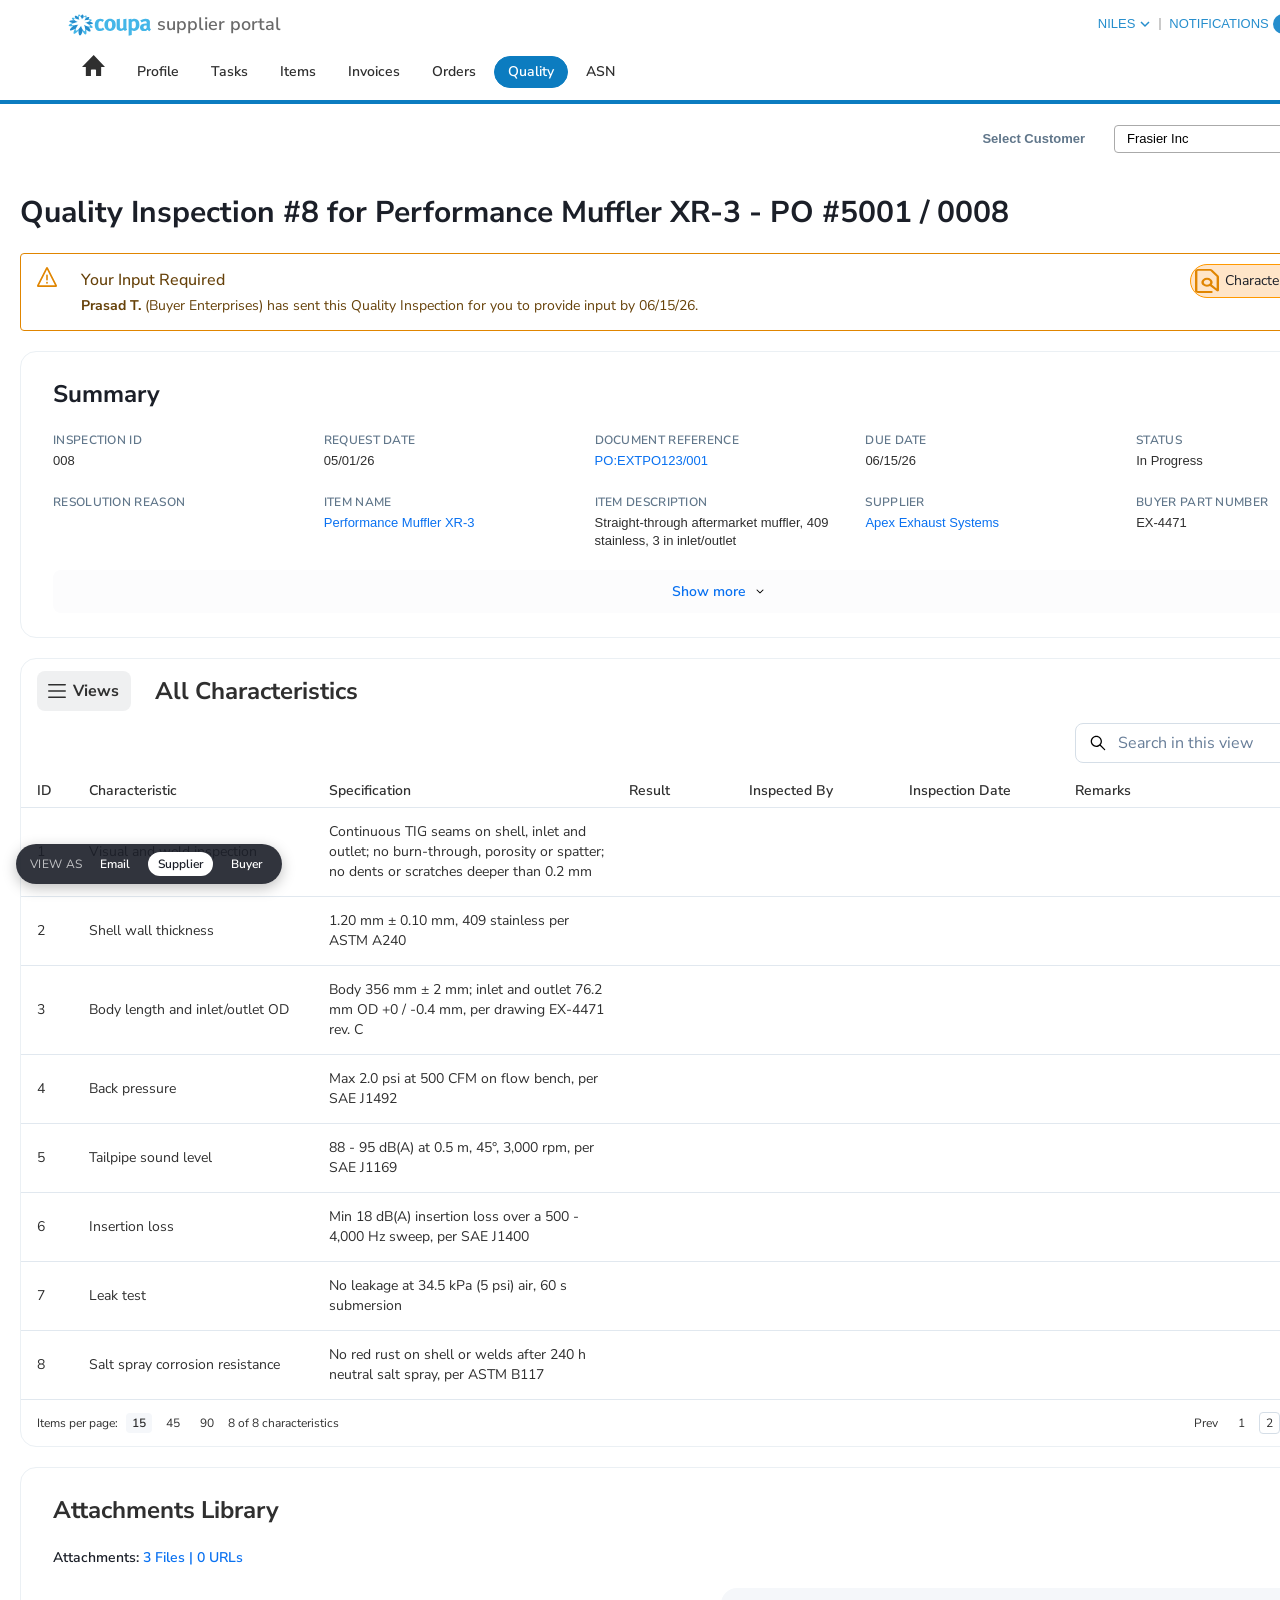
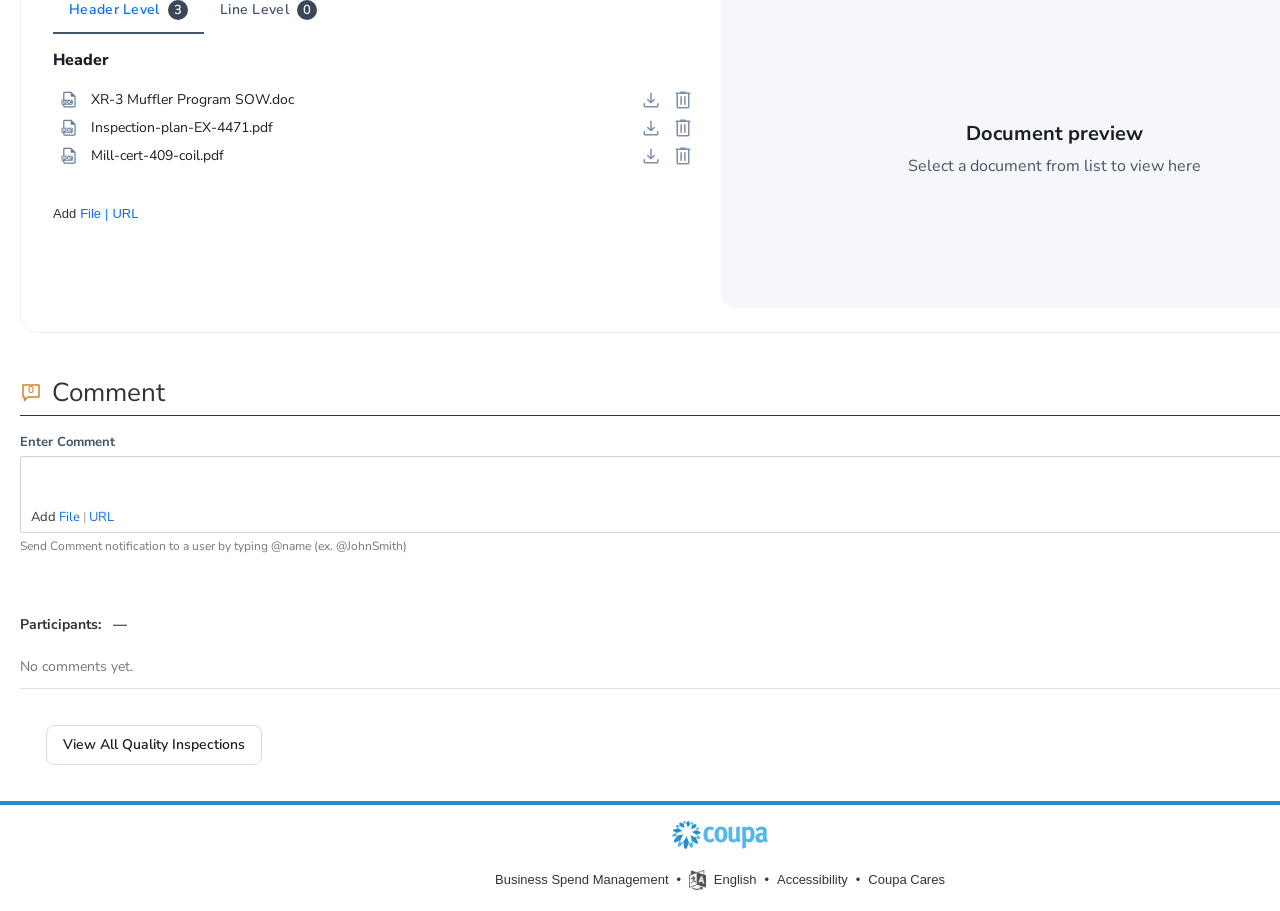
<file: index.html>
<!DOCTYPE html>
<html lang="en">
<head>
  <meta charset="utf-8">
  <meta name="viewport" content="width=1440">
  <title>Quality Inspection #8 for Performance Muffler XR-3 — Supplier Portal</title>
  <link rel="preconnect" href="https://fonts.googleapis.com">
  <link rel="preconnect" href="https://fonts.gstatic.com" crossorigin>
  <link href="https://fonts.googleapis.com/css2?family=Nunito+Sans:ital,wght@0,400;0,500;0,600;0,700&family=Open+Sans:wght@400;600;700&display=swap" rel="stylesheet">
  <link rel="stylesheet" href="assets/css/tokens.css?v=20261026a">
  <link rel="stylesheet" href="assets/css/styles.css?v=20261026a">
</head>
<body data-role="supplier" data-blank-results>

<div class="page">

  <!-- Header — Figma 3782:74664 -->
  <header class="csp-header">
    <div class="csp-header__top">
      <div class="csp-header__brand">
        <span class="csp-header__logo"><img class="icon" src="assets/icons/csp-logo.svg" alt="Coupa"></span>
        <span>supplier portal</span>
      </div>
      <div class="csp-welcome">
        <button class="csp-welcome__item" type="button" data-toast="Account menu is out of scope for this prototype.">
          NILES <img class="csp-welcome__caret" src="assets/icons/caret-down-sm.svg" alt="">
        </button>
        <img class="csp-welcome__divider" src="assets/icons/divider.svg" alt="">
        <button class="csp-welcome__item" type="button" data-toast="No new notifications.">
          NOTIFICATIONS <span class="csp-welcome__count">0</span>
        </button>
        <img class="csp-welcome__divider" src="assets/icons/divider.svg" alt="">
        <button class="csp-welcome__item" type="button" data-toast="Help menu is out of scope for this prototype.">
          HELP <img class="csp-welcome__caret" src="assets/icons/caret-down-sm.svg" alt="">
        </button>
      </div>
    </div>

    <nav class="csp-nav" aria-label="Supplier portal">
      <button class="csp-nav__tab" type="button" data-toast="Home">
        <img class="csp-nav__home" src="assets/icons/csp-home.svg" alt="Home">
      </button>
      <button class="csp-nav__tab" type="button" data-toast="Profile">Profile</button>
      <button class="csp-nav__tab" type="button" data-toast="Tasks">Tasks</button>
      <button class="csp-nav__tab" type="button" data-toast="Items">Items</button>
      <button class="csp-nav__tab" type="button" data-toast="Invoices">Invoices</button>
      <button class="csp-nav__tab" type="button" data-toast="Orders">Orders</button>
      <button class="csp-nav__tab csp-nav__tab--active" type="button" aria-current="page">Quality</button>
      <button class="csp-nav__tab" type="button" data-toast="ASN">ASN</button>
    </nav>

    <!-- Customer selector — Figma 3782:74665 -->
    <div class="csp-customer">
      <label class="csp-customer__label" for="customer">Select Customer</label>
      <select class="csp-customer__select" id="customer">
        <option>Frasier Inc</option>
        <option>Buyer Enterprises</option>
        <option>Acme Manufacturing</option>
      </select>
    </div>
  </header>

  <div class="page-title">
    <h1>Quality Inspection #8 for Performance Muffler XR-3 - PO #5001 / 0008</h1>
  </div>

  <main class="content">

    <!-- Alert — matched to the supplied screengrab, which replaces the design's
         blue "ready to be submitted" alert (Figma 3782:74669). The warning
         treatment is the buyer screen's (Figma 3782:77331), since the table
         starts with nothing entered. The due date is the Summary's. -->
    <section class="alert alert--warning" role="status">
      <div class="alert__icon"><img src="assets/icons/warning-outline.svg" alt="Warning"></div>
      <div class="alert__text">
        <p class="alert__title">Your Input Required</p>
        <p class="alert__body"><strong>Prasad T.</strong> (Buyer Enterprises) has sent this Quality Inspection for you to provide input by 06/15/26.</p>
      </div>
      <div class="alert__action">
        <!-- Jumps to the All Characteristics table below. -->
        <button class="chip chip--warning chip--link" type="button" data-scroll-to="characteristics">
          <img src="assets/icons/file-search-outline.svg" alt="">
          <span class="chip__label">Characteristics Pending</span>
          <span class="chip__count">8</span>
        </button>
      </div>
    </section>

    <!-- Summary — Figma 3782:74670 -->
    <section class="card summary" data-accordion>
      <button class="card__header" type="button" aria-expanded="true">
        <h2 class="card__title">Summary</h2>
        <img class="card__chevron" src="assets/icons/chevron-up.svg" alt="">
      </button>
      <div class="card__body">
        <div class="summary__grid">
          <div>
            <p class="summary__label">INSPECTION ID</p>
            <p class="summary__value">008</p>
          </div>
          <div>
            <p class="summary__label">REQUEST DATE</p>
            <p class="summary__value">05/01/26</p>
          </div>
          <div>
            <p class="summary__label">DOCUMENT REFERENCE</p>
            <p class="summary__value"><a href="#" onclick="return false;">PO:EXTPO123/001</a></p>
          </div>
          <div>
            <p class="summary__label">DUE DATE</p>
            <p class="summary__value">06/15/26</p>
          </div>
          <div>
            <p class="summary__label">STATUS</p>
            <p class="summary__value">In Progress</p>
          </div>
        </div>
        <div class="summary__extra">
          <div>
            <p class="summary__label">RESOLUTION REASON</p>
            <p class="summary__value">&nbsp;</p>
          </div>
          <div>
            <p class="summary__label">ITEM NAME</p>
            <p class="summary__value"><a href="#" onclick="return false;">Performance Muffler XR-3</a></p>
          </div>
          <div>
            <p class="summary__label">ITEM DESCRIPTION</p>
            <p class="summary__value">Straight-through aftermarket muffler, 409 stainless, 3 in inlet/outlet</p>
          </div>
          <div>
            <p class="summary__label">SUPPLIER</p>
            <p class="summary__value"><a href="#" onclick="return false;">Apex Exhaust Systems</a></p>
          </div>
          <div>
            <p class="summary__label">BUYER PART NUMBER</p>
            <p class="summary__value">EX-4471</p>
          </div>
        </div>
        <!-- Third row — Figma 518:29199, revealed by "Show more" -->
        <div class="summary__extra summary__extra--third">
          <div>
            <p class="summary__label">SUPPLIER PART NUMBER</p>
            <p class="summary__value">XR3-300SS</p>
          </div>
          <div>
            <p class="summary__label">SAMPLE SIZE</p>
            <p class="summary__value">5 each</p>
          </div>
          <div>
            <p class="summary__label">BUYER BATCH NUMBER</p>
            <p class="summary__value">B-2214</p>
          </div>
        </div>
        <button class="summary__more" type="button" data-show-more>
          <span>Show more</span>
          <img src="assets/icons/chevron-down.svg" alt="">
        </button>
      </div>
    </section>

    <!-- Characteristics table — Figma 3782:74674 / 3782:74675 -->
    <section class="table-block" id="characteristics">
      <div class="table-block__title-row">
        <button class="views-trigger" type="button" data-views-trigger aria-haspopup="true">
          <img src="assets/icons/menu-hamburger.svg" alt="">
          Views
        </button>
        <h2 class="table-block__title" data-view-name>All Characteristics</h2>
      </div>

      <div class="views-panel" data-views-panel>
        <p class="views-panel__title">SAVED VIEWS</p>
        <button class="views-panel__item is-active" type="button">All Characteristics</button>
        <button class="views-panel__item" type="button">Pending Results</button>
        <button class="views-panel__item" type="button">Out of Specification</button>
        <button class="views-panel__item" type="button">Revised Results</button>
      </div>

      <div class="table-block__toolbar">
        <span class="table-search">
          <img src="assets/icons/search-in-view.svg" alt="">
          <input type="search" placeholder="Search in this view" aria-label="Search in this view" data-table-search>
        </span>
        <button class="icon-button" type="button" data-toast="Filter panel is out of scope for this prototype.">
          <img src="assets/icons/filter.svg" alt="Filter">
        </button>
        <button class="icon-button" type="button" data-toast="More table actions: export, manage columns.">
          <img src="assets/icons/more-v.svg" alt="More actions">
        </button>
      </div>

      <div class="table-scroll">
        <table class="data-table">
          <thead>
            <tr>
              <th data-sort-key="id">ID</th>
              <th data-sort-key="characteristic">Characteristic</th>
              <th data-sort-key="specification">Specification</th>
              <th data-sort-key="result">Result</th>
              <th data-sort-key="inspectedBy">Inspected By</th>
              <th data-sort-key="inspectionDate">Inspection Date</th>
              <th data-sort-key="remarks">Remarks</th>
              <th class="col-att">Attachments</th>
              <th class="col-actions">Actions</th>
            </tr>
          </thead>
          <tbody data-table-body></tbody>
        </table>
      </div>

      <div class="table-block__footer">
        <div class="page-size" data-page-size>
          <span>Items per page:</span>
          <button type="button" class="is-current">15</button>
          <button type="button">45</button>
          <button type="button">90</button>
          <span data-table-count></span>
        </div>
        <div class="pager" data-pager>
          <button type="button">Prev</button>
          <button type="button">1</button>
          <button type="button" class="is-current">2</button>
          <button type="button">3</button>
          <span>...</span>
          <button type="button">17</button>
          <button type="button">Next</button>
        </div>
      </div>
    </section>

    <!-- Attachments Library — Figma 758:125789 ("Attachment Library", 11 states) -->
    <section class="card attachments" data-accordion data-attachments>
      <button class="card__header" type="button" aria-expanded="true">
        <h2 class="card__title">Attachments Library</h2>
        <img class="card__chevron" src="assets/icons/chevron-up.svg" alt="">
      </button>
      <p class="att__count">
        Attachments:
        <button type="button" data-att-jump="file" data-att-files></button>
        <span class="att__pipe">|</span>
        <button type="button" data-att-jump="url" data-att-urls></button>
      </p>
      <div class="card__body">
        <div class="att__panes">
          <div class="att__list">
            <div class="att__tabs" role="tablist" aria-label="Attachment level">
              <button class="att__tab is-active" type="button" role="tab" aria-selected="true" data-att-tab="header">
                Header Level <span class="att__badge" data-att-badge="header"></span>
              </button>
              <button class="att__tab" type="button" role="tab" aria-selected="false" data-att-tab="line">
                Line Level <span class="att__badge" data-att-badge="line"></span>
              </button>
            </div>

            <h3 class="att__list-title" data-att-title>Header</h3>
            <ul class="att__rows" data-att-rows></ul>
            <nav class="att__pager" data-att-pager aria-label="Attachment pages"></nav>

            <p class="att__add">
              Add
              <button type="button" data-att-add="file">File</button>
              <span class="att__pipe">|</span>
              <button type="button" data-att-add="url">URL</button>
            </p>

            <div class="att__adder" data-att-adder>
              <div class="att__dropzone" data-att-dropzone>
                <span>Drop or Browse Files</span>
                <button class="att__browse" type="button" data-att-browse>Browse</button>
              </div>
              <div class="att__url">
                <input type="text" placeholder="Type URL here" aria-label="URL to attach" data-att-url-input>
                <button class="att__url-add" type="button" data-att-url-add disabled>Add</button>
              </div>
              <div class="comment-form">
                <label class="comment-form__label" for="att-comment">Enter Comment</label>
                <textarea id="att-comment" data-att-comment></textarea>
                <div class="comment-form__row comment-form__row--end">
                  <button class="btn-legacy" type="button" data-att-adder-submit>Add Comment</button>
                </div>
              </div>
            </div>
          </div>

          <div class="att__preview" data-att-preview></div>
        </div>
      </div>
    </section>

    <!-- Comment — Coupa's legacy comment component, matched to the supplied
         screengrab. The screengrab is the buyer side, so this supplier copy
         carries one "Add Comment" button rather than the design's private /
         to-supplier pair: a supplier has no buyer-internal private comment and
         no supplier to address. See the fidelity note in the README. -->
    <section class="cmt" data-comments>
      <div class="cmt__head">
        <span class="cmt__badge">
          <img src="assets/icons/comment-count.svg" alt="">
          <span class="cmt__badge-count" data-comment-count>0</span>
        </span>
        <h2 class="cmt__title">Comment</h2>
        <span class="cmt__head-right">
          <button class="cmt__mute" type="button" data-toast="Comment notifications are out of scope for this prototype.">Mute Comments</button>
          <button class="cmt__collapse" type="button" aria-expanded="true" aria-label="Collapse Comment" data-comment-collapse>
            <img src="assets/icons/chevron-down.svg" alt="">
          </button>
        </span>
      </div>

      <div class="cmt__body">
        <label class="cmt__label" for="comment">Enter Comment</label>
        <div class="cmt__input">
          <textarea id="comment" data-comment-input></textarea>
          <p class="cmt__attach">
            Add <button type="button" data-comment-attach="file">File</button>
            <span class="cmt__pipe">|</span>
            <button type="button" data-comment-attach="url">URL</button>
          </p>
        </div>
        <p class="cmt__hint">Send Comment notification to a user by typing @name (ex. @JohnSmith)</p>
        <div class="cmt__actions">
          <button class="cmt__btn" type="button" data-comment-submit="customer" disabled>Add Comment</button>
        </div>

        <p class="cmt__participants">
          <span class="cmt__participants-label">Participants:</span>
          <span data-comment-participants></span>
        </p>

        <div class="cmt__list" data-comment-list></div>
      </div>
    </section>

    <!-- The History card (Figma 3782:76992) was removed from this screen on
         request. Its markup is in git history and its CSS and render code are
         still in place, so restoring it means putting the section back. -->

    <!-- Bottom CTAs — Figma 3782:74679 / 3782:74693 -->
    <div class="action-bar">
      <button class="btn btn--outline" type="button" data-goto="inspections.html">
        View All Quality Inspections
      </button>
      <div class="action-bar__right">
        <button class="btn btn--primary" type="button" data-open-modal="submit-modal">Submit</button>
      </div>
    </div>
  </main>

  <!-- Footer — Figma 3782:74699 -->
  <footer class="footer">
    <div class="footer__border"></div>
    <div class="footer__contents">
      <img class="footer__logo" src="assets/icons/footer-logo.svg" alt="Coupa">
      <p class="footer__links">
        <span>Business Spend Management</span>
        <span>•</span>
        <img src="assets/icons/flag-en.png" alt=""> <span>English</span>
        <span>•</span>
        <span>Accessibility</span>
        <span>•</span>
        <span>Coupa Cares</span>
      </p>
    </div>
  </footer>
</div>

<!-- Submit confirmation -->
<div class="overlay" id="submit-modal" role="dialog" aria-modal="true" aria-labelledby="submit-modal-title">
  <div class="modal">
    <h2 id="submit-modal-title">Submit inspection for review?</h2>
    <p>All 8 characteristics will be sent to Prasad T. (Buyer Enterprises). You will not be able to edit results while the inspection is in buyer review.</p>
    <dl class="modal__dl">
      <dt>Inspection ID</dt><dd>008</dd>
      <dt>Characteristics</dt><dd>8 provided</dd>
      <dt>Attachments</dt><dd data-att-counts></dd>
      <dt>Due Date</dt><dd>06/15/26</dd>
    </dl>
    <div class="modal__actions">
      <button class="btn btn--outline" type="button" data-close-modal>Cancel</button>
      <button class="btn btn--primary" type="button" data-goto="inspections.html?result=submitted">Submit to Buyer</button>
    </div>
  </div>
</div>

<div class="proto-switch">
  <span class="proto-switch__label">View as</span>
  <a href="email.html">Email</a>
  <a class="is-current" href="index.html">Supplier</a>
  <a href="buyer.html">Buyer</a>
</div>

<div class="toast" id="toast" role="status" aria-live="polite"></div>

<script src="assets/js/data.js?v=20261026a"></script>
<script src="assets/js/app.js?v=20261026a"></script>
</body>
</html>
</file>
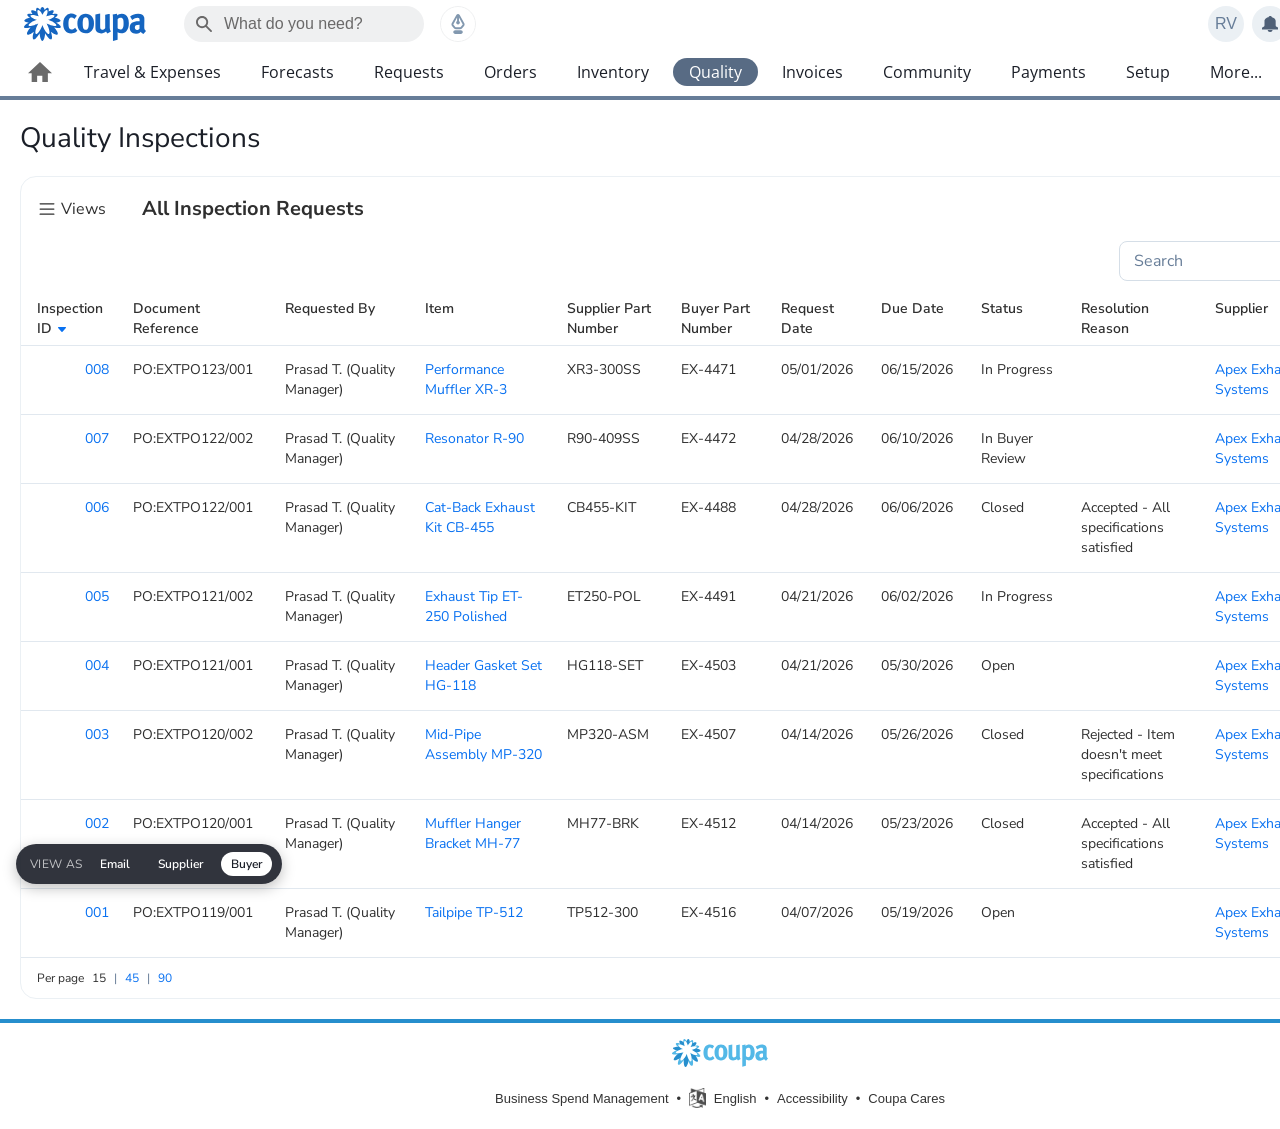
<file: buyer-inspections.html>
<!DOCTYPE html>
<html lang="en">
<head>
  <meta charset="utf-8">
  <meta name="viewport" content="width=1440">
  <title>Quality Inspections — Buyer</title>
  <link rel="preconnect" href="https://fonts.googleapis.com">
  <link rel="preconnect" href="https://fonts.gstatic.com" crossorigin>
  <link href="https://fonts.googleapis.com/css2?family=Nunito+Sans:ital,wght@0,400;0,500;0,600;0,700&family=Open+Sans:wght@400;600;700&display=swap" rel="stylesheet">
  <link rel="stylesheet" href="assets/css/tokens.css?v=20261026a">
  <link rel="stylesheet" href="assets/css/styles.css?v=20261026a">
</head>
<body data-role="buyer">

<div class="page">

  <!-- Coupa header — Figma 3782:77300 -->
  <header class="coupa-header">
    <div class="coupa-header__bar">
      <div class="coupa-header__left">
        <span class="coupa-header__logo"><img src="assets/icons/coupa-logo.svg" alt="Coupa"></span>
        <button class="coupa-search" type="button" data-toast="Global search is out of scope for this prototype.">
          <img src="assets/icons/global-search.svg" alt="">
          What do you need?
        </button>
        <span class="coupa-header__mic">
          <img src="assets/icons/write-request-bg.svg" alt="">
          <img src="assets/icons/write-request.svg" alt="Write a request">
        </span>
      </div>
      <div class="coupa-header__actions">
        <button class="coupa-pill" type="button" data-toast="Account menu is out of scope for this prototype.">RV</button>
        <button class="coupa-pill" type="button" data-toast="No new notifications.">
          <img src="assets/icons/bell.svg" alt="Notifications">
        </button>
        <button class="coupa-pill" type="button" data-toast="Cart is empty.">
          <img src="assets/icons/cart.svg" alt="Cart">
        </button>
        <button class="coupa-pill" type="button" data-toast="Approvals: 1 pending.">
          <img src="assets/icons/check-circle.svg" alt="Approvals">
        </button>
        <button class="coupa-pill" type="button" data-toast="Help menu is out of scope for this prototype.">
          <img src="assets/icons/help.svg" alt="Help">
        </button>
      </div>
    </div>

    <!-- Primary nav — Figma 3782:77327 -->
    <nav class="coupa-nav" aria-label="Main">
      <div class="coupa-nav__links">
        <button class="coupa-nav__link coupa-nav__home" type="button" data-toast="Home">
          <img src="assets/icons/home.svg" alt="Home">
        </button>
        <button class="coupa-nav__link" type="button" data-toast="Travel &amp; Expenses">Travel &amp; Expenses</button>
        <button class="coupa-nav__link" type="button" data-toast="Forecasts">Forecasts</button>
        <button class="coupa-nav__link" type="button" data-toast="Requests">Requests</button>
        <button class="coupa-nav__link" type="button" data-toast="Orders">Orders</button>
        <button class="coupa-nav__link" type="button" data-toast="Inventory">Inventory</button>
        <button class="coupa-nav__link coupa-nav__link--active" type="button" aria-current="page">Quality</button>
        <button class="coupa-nav__link" type="button" data-toast="Invoices">Invoices</button>
        <button class="coupa-nav__link" type="button" data-toast="Community">Community</button>
        <button class="coupa-nav__link" type="button" data-toast="Payments">Payments</button>
        <button class="coupa-nav__link" type="button" data-toast="Setup">Setup</button>
        <button class="coupa-nav__link" type="button" data-toast="More...">More...</button>
      </div>
      <img class="coupa-nav__border" src="assets/icons/nav-bottom-border.svg" alt="">
    </nav>
  </header>

  <div class="page-title page-title--list">
    <h1>Quality Inspections</h1>
  </div>

  <main class="content">

    <!-- Success banner — matched to the supplied screengrab. The buyer lands
         here after Accept, Reject or Send Back on buyer.html; the outcome comes
         in the query string, so the banner is hidden on a plain visit. -->
    <div class="success-banner" role="status" data-success-banner hidden>
      <p class="success-banner__text" data-success-text></p>
      <button class="success-banner__close" type="button" aria-label="Dismiss" data-success-close>
        <img src="assets/icons/close-outline.svg" alt="">
      </button>
    </div>

    <!-- Inspections list — Figma 514:38555, the supplier list's table under the
         buyer chrome -->
    <section class="table-block">
      <div class="table-block__title-row">
        <button class="views-trigger views-trigger--bare" type="button" data-views-trigger aria-haspopup="true">
          <img src="assets/icons/menu-hamburger.svg" alt="">
          Views
        </button>
        <h2 class="table-block__title table-block__title--list" data-view-name>All Inspection Requests</h2>
      </div>

      <div class="views-panel" data-views-panel>
        <p class="views-panel__title">SAVED VIEWS</p>
        <button class="views-panel__item is-active" type="button">All Inspection Requests</button>
        <button class="views-panel__item" type="button">Open Requests</button>
        <button class="views-panel__item" type="button">In Progress</button>
        <button class="views-panel__item" type="button">Closed</button>
      </div>

      <div class="table-block__toolbar">
        <span class="table-search table-search--trailing">
          <input type="search" placeholder="Search" aria-label="Search inspection requests" data-ins-search>
          <img src="assets/icons/search-in-view.svg" alt="">
        </span>
        <button class="icon-button" type="button" data-toast="Filter panel is out of scope for this prototype.">
          <img src="assets/icons/filter.svg" alt="Filter">
        </button>
      </div>

      <div class="table-scroll">
        <table class="data-table data-table--list">
          <thead>
            <tr>
              <th class="col-num" data-ins-sort-key="id">Inspection ID</th>
              <th data-ins-sort-key="documentReference">Document Reference</th>
              <th data-ins-sort-key="requestedBy">Requested By</th>
              <th data-ins-sort-key="itemName">Item</th>
              <th data-ins-sort-key="supplierPartNumber">Supplier Part Number</th>
              <th data-ins-sort-key="buyerPartNumber">Buyer Part Number</th>
              <th data-ins-sort-key="requestDate">Request Date</th>
              <th data-ins-sort-key="dueDate">Due Date</th>
              <th data-ins-sort-key="status">Status</th>
              <th data-ins-sort-key="resolutionReason">Resolution Reason</th>
              <th data-ins-sort-key="supplier">Supplier</th>
              <th data-ins-sort-key="createdAt">Created At</th>
            </tr>
          </thead>
          <tbody data-inspections-body></tbody>
        </table>
      </div>

      <div class="table-block__footer table-block__footer--list">
        <div class="per-page" data-page-size>
          <span>Per page</span>
          <button type="button" class="is-current">15</button>
          <span class="per-page__pipe">|</span>
          <button type="button">45</button>
          <span class="per-page__pipe">|</span>
          <button type="button">90</button>
        </div>
      </div>
    </section>
  </main>

  <!-- Footer — Figma 3782:79111 -->
  <footer class="footer">
    <div class="footer__border"></div>
    <div class="footer__contents">
      <img class="footer__logo" src="assets/icons/footer-logo.svg" alt="Coupa">
      <p class="footer__links">
        <span>Business Spend Management</span>
        <span>•</span>
        <img src="assets/icons/flag-en.png" alt=""> <span>English</span>
        <span>•</span>
        <span>Accessibility</span>
        <span>•</span>
        <span>Coupa Cares</span>
      </p>
    </div>
  </footer>
</div>

<div class="proto-switch">
  <span class="proto-switch__label">View as</span>
  <a href="email.html">Email</a>
  <a href="index.html">Supplier</a>
  <a class="is-current" href="buyer.html">Buyer</a>
</div>

<div class="toast" id="toast" role="status" aria-live="polite"></div>

<script src="assets/js/data.js?v=20261026a"></script>
<script src="assets/js/app.js?v=20261026a"></script>
</body>
</html>
</file>
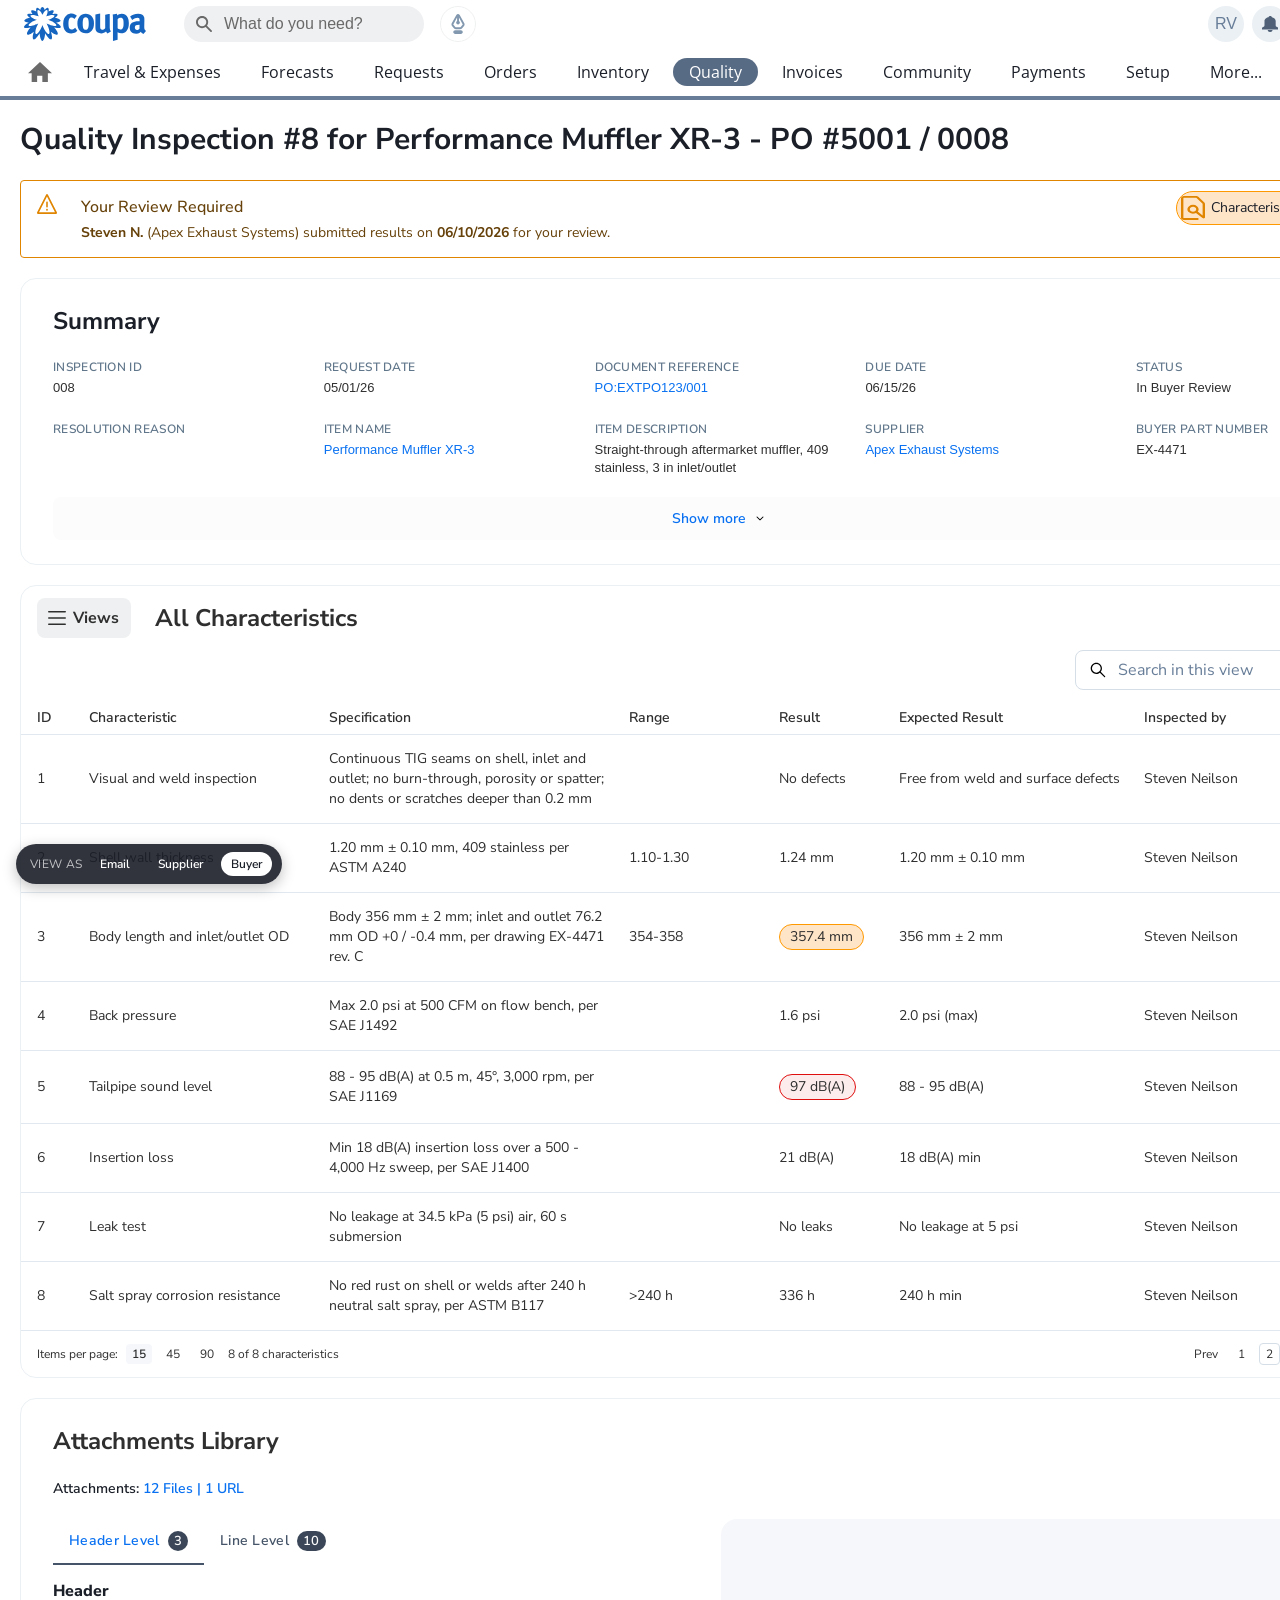
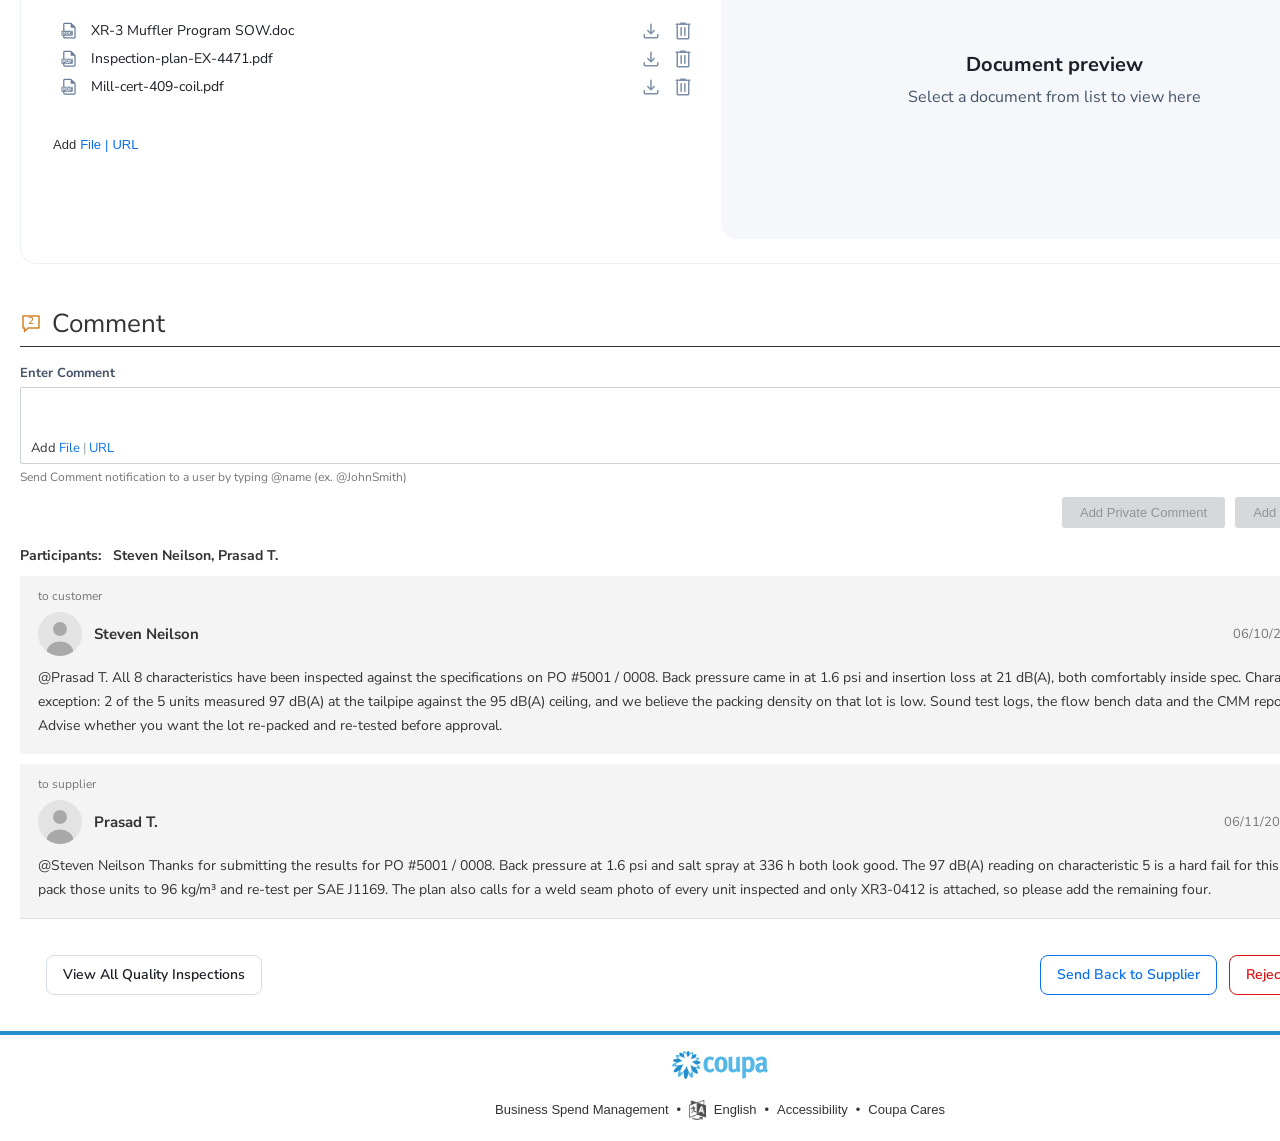
<file: buyer.html>
<!DOCTYPE html>
<html lang="en">
<head>
  <meta charset="utf-8">
  <meta name="viewport" content="width=1440">
  <title>Quality Inspection #8 for Performance Muffler XR-3 — Buyer Review</title>
  <link rel="preconnect" href="https://fonts.googleapis.com">
  <link rel="preconnect" href="https://fonts.gstatic.com" crossorigin>
  <link href="https://fonts.googleapis.com/css2?family=Nunito+Sans:ital,wght@0,400;0,500;0,600;0,700&family=Open+Sans:wght@400;600;700&display=swap" rel="stylesheet">
  <link rel="stylesheet" href="assets/css/tokens.css?v=20261026a">
  <link rel="stylesheet" href="assets/css/styles.css?v=20261026a">
</head>
<body data-role="buyer">

<div class="page">

  <!-- Coupa header — Figma 3782:77300 -->
  <header class="coupa-header">
    <div class="coupa-header__bar">
      <div class="coupa-header__left">
        <span class="coupa-header__logo"><img src="assets/icons/coupa-logo.svg" alt="Coupa"></span>
        <button class="coupa-search" type="button" data-toast="Global search is out of scope for this prototype.">
          <img src="assets/icons/global-search.svg" alt="">
          What do you need?
        </button>
        <span class="coupa-header__mic">
          <img src="assets/icons/write-request-bg.svg" alt="">
          <img src="assets/icons/write-request.svg" alt="Write a request">
        </span>
      </div>
      <div class="coupa-header__actions">
        <button class="coupa-pill" type="button" data-toast="Account menu is out of scope for this prototype.">RV</button>
        <button class="coupa-pill" type="button" data-toast="No new notifications.">
          <img src="assets/icons/bell.svg" alt="Notifications">
        </button>
        <button class="coupa-pill" type="button" data-toast="Cart is empty.">
          <img src="assets/icons/cart.svg" alt="Cart">
        </button>
        <button class="coupa-pill" type="button" data-toast="Approvals: 1 pending.">
          <img src="assets/icons/check-circle.svg" alt="Approvals">
        </button>
        <button class="coupa-pill" type="button" data-toast="Help menu is out of scope for this prototype.">
          <img src="assets/icons/help.svg" alt="Help">
        </button>
      </div>
    </div>

    <!-- Primary nav — Figma 3782:77327 -->
    <nav class="coupa-nav" aria-label="Main">
      <div class="coupa-nav__links">
        <button class="coupa-nav__link coupa-nav__home" type="button" data-toast="Home">
          <img src="assets/icons/home.svg" alt="Home">
        </button>
        <button class="coupa-nav__link" type="button" data-toast="Travel &amp; Expenses">Travel &amp; Expenses</button>
        <button class="coupa-nav__link" type="button" data-toast="Forecasts">Forecasts</button>
        <button class="coupa-nav__link" type="button" data-toast="Requests">Requests</button>
        <button class="coupa-nav__link" type="button" data-toast="Orders">Orders</button>
        <button class="coupa-nav__link" type="button" data-toast="Inventory">Inventory</button>
        <button class="coupa-nav__link coupa-nav__link--active" type="button" aria-current="page">Quality</button>
        <button class="coupa-nav__link" type="button" data-toast="Invoices">Invoices</button>
        <button class="coupa-nav__link" type="button" data-toast="Community">Community</button>
        <button class="coupa-nav__link" type="button" data-toast="Payments">Payments</button>
        <button class="coupa-nav__link" type="button" data-toast="Setup">Setup</button>
        <button class="coupa-nav__link" type="button" data-toast="More...">More...</button>
      </div>
      <img class="coupa-nav__border" src="assets/icons/nav-bottom-border.svg" alt="">
    </nav>
  </header>

  <div class="page-title">
    <h1>Quality Inspection #8 for Performance Muffler XR-3 - PO #5001 / 0008</h1>
  </div>

  <main class="content">

    <!-- Alert — Figma 3782:77331 -->
    <section class="alert alert--warning" role="status">
      <div class="alert__icon"><img src="assets/icons/warning-outline.svg" alt="Warning"></div>
      <div class="alert__text">
        <p class="alert__title">Your Review Required</p>
        <p class="alert__body"><strong>Steven N.</strong> (Apex Exhaust Systems) submitted results on <strong>06/10/2026</strong> for your review.</p>
      </div>
      <div class="alert__action">
        <span class="chip chip--warning">
          <img src="assets/icons/file-search-outline.svg" alt="">
          <span class="chip__label">Characteristics Submitted</span>
          <span class="chip__count">8</span>
        </span>
      </div>
    </section>

    <!-- Summary — Figma 3782:77332 -->
    <section class="card summary" data-accordion>
      <button class="card__header" type="button" aria-expanded="true">
        <h2 class="card__title">Summary</h2>
        <img class="card__chevron" src="assets/icons/chevron-up.svg" alt="">
      </button>
      <div class="card__body">
        <div class="summary__grid">
          <div>
            <p class="summary__label">INSPECTION ID</p>
            <p class="summary__value">008</p>
          </div>
          <div>
            <p class="summary__label">REQUEST DATE</p>
            <p class="summary__value">05/01/26</p>
          </div>
          <div>
            <p class="summary__label">DOCUMENT REFERENCE</p>
            <p class="summary__value"><a href="#" onclick="return false;">PO:EXTPO123/001</a></p>
          </div>
          <div>
            <p class="summary__label">DUE DATE</p>
            <p class="summary__value">06/15/26</p>
          </div>
          <div>
            <p class="summary__label">STATUS</p>
            <p class="summary__value">In Buyer Review</p>
          </div>
        </div>
        <div class="summary__extra">
          <div>
            <p class="summary__label">RESOLUTION REASON</p>
            <p class="summary__value">&nbsp;</p>
          </div>
          <div>
            <p class="summary__label">ITEM NAME</p>
            <p class="summary__value"><a href="#" onclick="return false;">Performance Muffler XR-3</a></p>
          </div>
          <div>
            <p class="summary__label">ITEM DESCRIPTION</p>
            <p class="summary__value">Straight-through aftermarket muffler, 409 stainless, 3 in inlet/outlet</p>
          </div>
          <div>
            <p class="summary__label">SUPPLIER</p>
            <p class="summary__value"><a href="#" onclick="return false;">Apex Exhaust Systems</a></p>
          </div>
          <div>
            <p class="summary__label">BUYER PART NUMBER</p>
            <p class="summary__value">EX-4471</p>
          </div>
        </div>
        <!-- Third row — Figma 518:29199, revealed by "Show more" -->
        <div class="summary__extra summary__extra--third">
          <div>
            <p class="summary__label">SUPPLIER PART NUMBER</p>
            <p class="summary__value">XR3-300SS</p>
          </div>
          <div>
            <p class="summary__label">SAMPLE SIZE</p>
            <p class="summary__value">5 each</p>
          </div>
          <div>
            <p class="summary__label">BUYER BATCH NUMBER</p>
            <p class="summary__value">B-2214</p>
          </div>
        </div>
        <button class="summary__more" type="button" data-show-more>
          <span>Show more</span>
          <img src="assets/icons/chevron-down.svg" alt="">
        </button>
      </div>
    </section>

    <!-- Characteristics table — Figma 3782:77333 / 3782:77354 / 3782:77380 -->
    <section class="table-block">
      <div class="table-block__title-row">
        <button class="views-trigger" type="button" data-views-trigger aria-haspopup="true">
          <img src="assets/icons/menu-hamburger.svg" alt="">
          Views
        </button>
        <h2 class="table-block__title" data-view-name>All Characteristics</h2>
      </div>

      <div class="views-panel" data-views-panel>
        <p class="views-panel__title">SAVED VIEWS</p>
        <button class="views-panel__item is-active" type="button">All Characteristics</button>
        <button class="views-panel__item" type="button">Awaiting My Review</button>
        <button class="views-panel__item" type="button">Out of Specification</button>
        <button class="views-panel__item" type="button">Revised Results</button>
      </div>

      <div class="table-block__toolbar">
        <span class="table-search">
          <img src="assets/icons/search-in-view.svg" alt="">
          <input type="search" placeholder="Search in this view" aria-label="Search in this view" data-table-search>
        </span>
        <button class="icon-button" type="button" data-toast="Filter panel is out of scope for this prototype.">
          <img src="assets/icons/filter.svg" alt="Filter">
        </button>
        <button class="icon-button" type="button" data-toast="More table actions: export, manage columns.">
          <img src="assets/icons/more-v.svg" alt="More actions">
        </button>
      </div>

      <div class="table-scroll">
        <table class="data-table">
          <thead>
            <tr>
              <th data-sort-key="id">ID</th>
              <th data-sort-key="characteristic">Characteristic</th>
              <th data-sort-key="specification">Specification</th>
              <th data-sort-key="range">Range</th>
              <th data-sort-key="result">Result</th>
              <th data-sort-key="expectedResult">Expected Result</th>
              <th data-sort-key="inspectedBy">Inspected by</th>
              <th data-sort-key="inspectionDate">Inspection Date</th>
              <th data-sort-key="remarks">Remarks</th>
              <th class="col-att">Attachments</th>
              <th class="col-actions">Actions</th>
            </tr>
          </thead>
          <tbody data-table-body></tbody>
        </table>
      </div>

      <div class="table-block__footer">
        <div class="page-size" data-page-size>
          <span>Items per page:</span>
          <button type="button" class="is-current">15</button>
          <button type="button">45</button>
          <button type="button">90</button>
          <span data-table-count></span>
        </div>
        <div class="pager" data-pager>
          <button type="button">Prev</button>
          <button type="button">1</button>
          <button type="button" class="is-current">2</button>
          <button type="button">3</button>
          <span>...</span>
          <button type="button">17</button>
          <button type="button">Next</button>
        </div>
      </div>
    </section>

    <!-- Attachments Library — Figma 758:125789 ("Attachment Library", 11 states) -->
    <section class="card attachments" data-accordion data-attachments>
      <button class="card__header" type="button" aria-expanded="true">
        <h2 class="card__title">Attachments Library</h2>
        <img class="card__chevron" src="assets/icons/chevron-up.svg" alt="">
      </button>
      <p class="att__count">
        Attachments:
        <button type="button" data-att-jump="file" data-att-files></button>
        <span class="att__pipe">|</span>
        <button type="button" data-att-jump="url" data-att-urls></button>
      </p>
      <div class="card__body">
        <div class="att__panes">
          <div class="att__list">
            <div class="att__tabs" role="tablist" aria-label="Attachment level">
              <button class="att__tab is-active" type="button" role="tab" aria-selected="true" data-att-tab="header">
                Header Level <span class="att__badge" data-att-badge="header"></span>
              </button>
              <button class="att__tab" type="button" role="tab" aria-selected="false" data-att-tab="line">
                Line Level <span class="att__badge" data-att-badge="line"></span>
              </button>
            </div>

            <h3 class="att__list-title" data-att-title>Header</h3>
            <ul class="att__rows" data-att-rows></ul>
            <nav class="att__pager" data-att-pager aria-label="Attachment pages"></nav>

            <p class="att__add">
              Add
              <button type="button" data-att-add="file">File</button>
              <span class="att__pipe">|</span>
              <button type="button" data-att-add="url">URL</button>
            </p>

            <div class="att__adder" data-att-adder>
              <div class="att__dropzone" data-att-dropzone>
                <span>Drop or Browse Files</span>
                <button class="att__browse" type="button" data-att-browse>Browse</button>
              </div>
              <div class="att__url">
                <input type="text" placeholder="Type URL here" aria-label="URL to attach" data-att-url-input>
                <button class="att__url-add" type="button" data-att-url-add disabled>Add</button>
              </div>
              <div class="comment-form">
                <label class="comment-form__label" for="att-comment">Enter Comment</label>
                <textarea id="att-comment" data-att-comment></textarea>
                <div class="comment-form__row comment-form__row--end">
                  <button class="btn-legacy" type="button" data-att-adder-submit>Add Comment</button>
                </div>
              </div>
            </div>
          </div>

          <div class="att__preview" data-att-preview></div>
        </div>
      </div>
    </section>

    <!-- Comment — Coupa's legacy comment component, matched to the supplied
         screengrab: counted bubble and a rule under the title, "Mute Comments"
         and a collapse chevron, Add File | URL inside the input, the @name
         hint, the two posting buttons, Participants, then the thread. -->
    <section class="cmt" data-comments>
      <div class="cmt__head">
        <span class="cmt__badge">
          <img src="assets/icons/comment-count.svg" alt="">
          <span class="cmt__badge-count" data-comment-count>0</span>
        </span>
        <h2 class="cmt__title">Comment</h2>
        <span class="cmt__head-right">
          <button class="cmt__mute" type="button" data-toast="Comment notifications are out of scope for this prototype.">Mute Comments</button>
          <button class="cmt__collapse" type="button" aria-expanded="true" aria-label="Collapse Comment" data-comment-collapse>
            <img src="assets/icons/chevron-down.svg" alt="">
          </button>
        </span>
      </div>

      <div class="cmt__body">
        <label class="cmt__label" for="comment">Enter Comment</label>
        <div class="cmt__input">
          <textarea id="comment" data-comment-input></textarea>
          <p class="cmt__attach">
            Add <button type="button" data-comment-attach="file">File</button>
            <span class="cmt__pipe">|</span>
            <button type="button" data-comment-attach="url">URL</button>
          </p>
        </div>
        <p class="cmt__hint">Send Comment notification to a user by typing @name (ex. @JohnSmith)</p>
        <div class="cmt__actions">
          <button class="cmt__btn" type="button" data-comment-submit="private" disabled>Add Private Comment</button>
          <button class="cmt__btn" type="button" data-comment-submit="supplier" disabled>Add Comment to Supplier</button>
        </div>

        <p class="cmt__participants">
          <span class="cmt__participants-label">Participants:</span>
          <span data-comment-participants></span>
        </p>

        <div class="cmt__list" data-comment-list></div>
      </div>
    </section>


    <!-- The History card (Figma 3782:80315, Buyer chip active) was removed from
         this screen on request. Its markup is in git history and its CSS and
         render code are still in place, so restoring it means putting the
         section back. -->

    <!-- Buyer action bar — Figma 3782:80290 -->
    <div class="action-bar">
      <button class="btn btn--outline" type="button" data-goto="buyer-inspections.html">
        View All Quality Inspections
      </button>
      <div class="action-bar__right">
        <button class="btn btn--link-outline" type="button" data-open-modal="send-back-modal">Send Back to Supplier</button>
        <button class="btn btn--danger-outline" type="button" data-open-modal="reject-modal">Reject</button>
        <button class="btn btn--primary" type="button" data-open-modal="accept-modal">Accept</button>
      </div>
    </div>
  </main>

  <!-- Footer — Figma 3782:79111 -->
  <footer class="footer">
    <div class="footer__border"></div>
    <div class="footer__contents">
      <img class="footer__logo" src="assets/icons/footer-logo.svg" alt="Coupa">
      <p class="footer__links">
        <span>Business Spend Management</span>
        <span>•</span>
        <img src="assets/icons/flag-en.png" alt=""> <span>English</span>
        <span>•</span>
        <span>Accessibility</span>
        <span>•</span>
        <span>Coupa Cares</span>
      </p>
    </div>
  </footer>
</div>

<!-- Accept / Reject / Send Back — matched to the supplied "Modal flows"
     screengrab: title, one-line intro, a Reason dropdown (not on Send Back),
     Comments, then Cancel and the action. A reason is required; comments are
     optional. -->
<div class="overlay" id="accept-modal" role="dialog" aria-modal="true" aria-labelledby="accept-modal-title">
  <div class="qmodal" data-qmodal>
    <h2 class="qmodal__title" id="accept-modal-title">Reasons for Acceptance</h2>
    <p class="qmodal__intro">Please provide a reason and any additional comments.</p>

    <p class="qmodal__label" id="accept-modal-reason-label">Reason</p>
    <div class="qselect" data-qselect>
      <button class="qselect__trigger" type="button" aria-haspopup="listbox" aria-expanded="false"
              aria-labelledby="accept-modal-reason-label" data-qselect-trigger>
        <span class="qselect__value" data-qselect-value>Select</span>
        <img src="assets/icons/caret-dropdown.svg" alt="">
      </button>
      <ul class="qselect__menu" role="listbox" aria-labelledby="accept-modal-reason-label" data-qselect-menu>
          <li><button class="qselect__option" type="button" role="option" data-qselect-option>All specification satisfied</button></li>
          <li><button class="qselect__option" type="button" role="option" data-qselect-option>Expectation not met: Non-critical Inspection Characteristics</button></li>
          <li><button class="qselect__option" type="button" role="option" data-qselect-option>Few Critical characteristics – expectation not met</button></li>
      </ul>
    </div>

    <label class="qmodal__label" for="accept-modal-comments">Comments</label>
    <textarea class="qmodal__comments" id="accept-modal-comments" data-qmodal-comments></textarea>

    <div class="qmodal__actions">
      <button class="qmodal__cancel" type="button" data-close-modal>Cancel</button>
      <button class="qmodal__submit" type="button" data-qmodal-submit data-qmodal-result="accepted">Accept</button>
    </div>
  </div>
</div>

<div class="overlay" id="reject-modal" role="dialog" aria-modal="true" aria-labelledby="reject-modal-title">
  <div class="qmodal" data-qmodal>
    <h2 class="qmodal__title" id="reject-modal-title">Reason for Rejection</h2>
    <p class="qmodal__intro">Please provide a reason and any additional comments.</p>

    <p class="qmodal__label" id="reject-modal-reason-label">Reason</p>
    <div class="qselect" data-qselect>
      <button class="qselect__trigger" type="button" aria-haspopup="listbox" aria-expanded="false"
              aria-labelledby="reject-modal-reason-label" data-qselect-trigger>
        <span class="qselect__value" data-qselect-value>Select</span>
        <img src="assets/icons/caret-dropdown.svg" alt="">
      </button>
      <ul class="qselect__menu" role="listbox" aria-labelledby="reject-modal-reason-label" data-qselect-menu>
          <li><button class="qselect__option" type="button" role="option" data-qselect-option>Expectation not met</button></li>
          <li><button class="qselect__option" type="button" role="option" data-qselect-option>Critical characteristics – expectation not met</button></li>
          <li><button class="qselect__option" type="button" role="option" data-qselect-option>No results received from Supplier</button></li>
          <li><button class="qselect__option" type="button" role="option" data-qselect-option>Quality certificates not added by supplier</button></li>
      </ul>
    </div>

    <label class="qmodal__label" for="reject-modal-comments">Comments</label>
    <textarea class="qmodal__comments" id="reject-modal-comments" data-qmodal-comments></textarea>

    <div class="qmodal__actions">
      <button class="qmodal__cancel" type="button" data-close-modal>Cancel</button>
      <button class="qmodal__submit" type="button" data-qmodal-submit data-qmodal-result="rejected">Reject</button>
    </div>
  </div>
</div>

<div class="overlay" id="send-back-modal" role="dialog" aria-modal="true" aria-labelledby="send-back-modal-title">
  <div class="qmodal qmodal--tall" data-qmodal>
    <h2 class="qmodal__title" id="send-back-modal-title">Reasons for Sending Back to Supplier</h2>
    <p class="qmodal__intro">Please provide any comments for Supplier.</p>

    <label class="qmodal__label" for="send-back-comments">Comments</label>
    <textarea class="qmodal__comments" id="send-back-comments" data-qmodal-comments></textarea>

    <div class="qmodal__actions">
      <button class="qmodal__cancel" type="button" data-close-modal>Cancel</button>
      <button class="qmodal__submit" type="button" data-qmodal-submit data-qmodal-result="sent-back">Send Back to Supplier</button>
    </div>
  </div>
</div>

<div class="proto-switch">
  <span class="proto-switch__label">View as</span>
  <a href="email.html">Email</a>
  <a href="index.html">Supplier</a>
  <a class="is-current" href="buyer.html">Buyer</a>
</div>

<div class="toast" id="toast" role="status" aria-live="polite"></div>

<script src="assets/js/data.js?v=20261026a"></script>
<script src="assets/js/app.js?v=20261026a"></script>
</body>
</html>
</file>
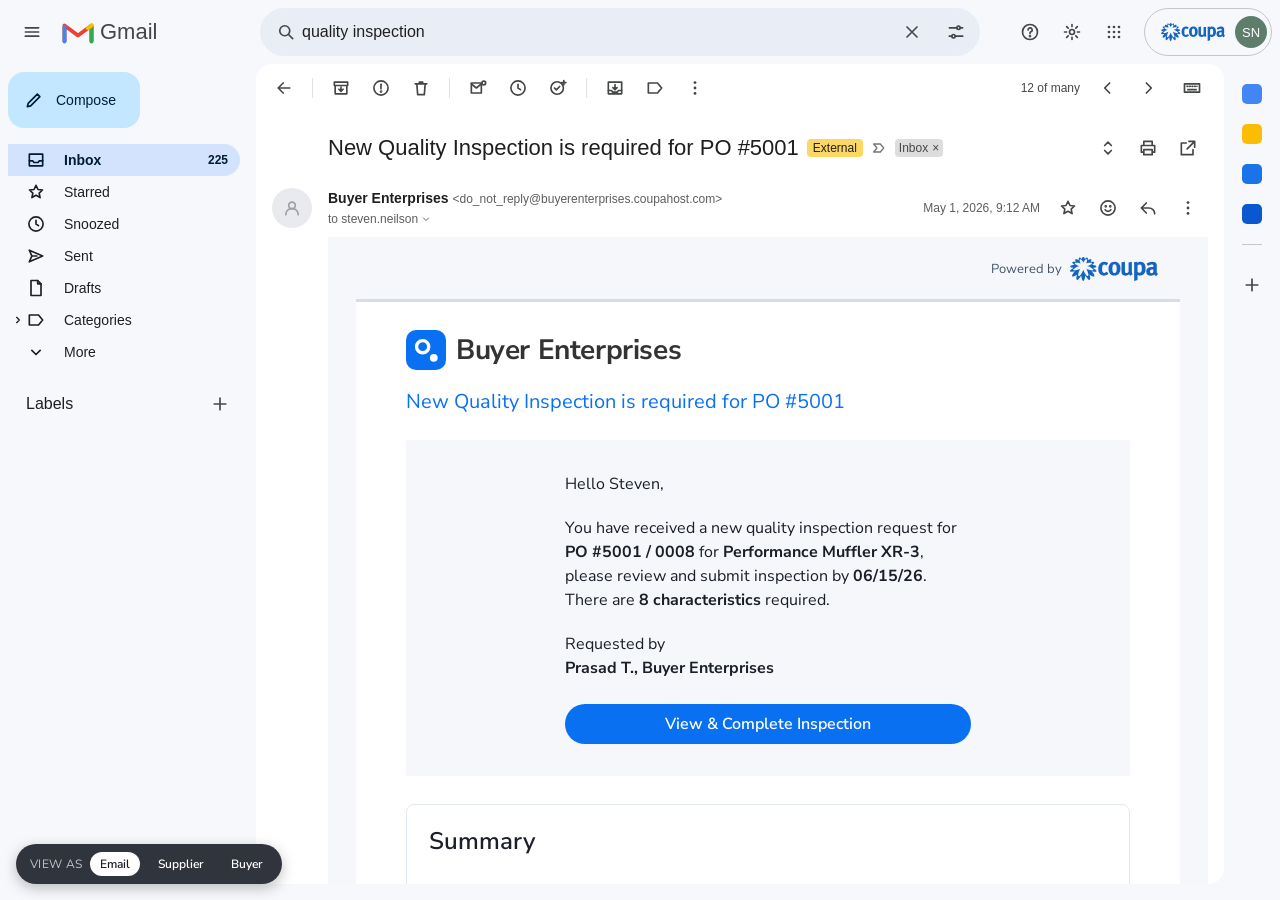
<file: email.html>
<!DOCTYPE html>
<html lang="en">
<head>
  <meta charset="utf-8">
  <!-- This page is responsive, unlike the two fixed-width screens, so it takes
       the device's own width rather than being pinned to 1440. -->
  <meta name="viewport" content="width=device-width, initial-scale=1">
  <title>New Quality Inspection is required for PO #5001 — Performance Muffler XR-3</title>
  <link rel="preconnect" href="https://fonts.googleapis.com">
  <link rel="preconnect" href="https://fonts.gstatic.com" crossorigin>
  <link href="https://fonts.googleapis.com/css2?family=Nunito+Sans:ital,wght@0,400;0,500;0,600;0,700&family=Open+Sans:wght@400;600;700&display=swap" rel="stylesheet">
  <link rel="stylesheet" href="assets/css/tokens.css?v=20261026a">
  <link rel="stylesheet" href="assets/css/styles.css?v=20261026a">
</head>
<body data-role="supplier" class="gm-body">

<!-- Gmail shell — a mock-up of the inbox the supplier reads this in, matched
     to the supplied Gmail screengrab. Only the email inside it is live; every
     Gmail control toasts. The icons and the Gmail mark are drawn, not Google's
     own assets. The email body below is unchanged. -->
<svg class="gm-sprite" aria-hidden="true" xmlns="http://www.w3.org/2000/svg">
  <symbol id="gm-menu" viewBox="0 0 24 24" fill="none" stroke="currentColor" stroke-width="2" stroke-linecap="round" stroke-linejoin="round"><path d="M4 7h16M4 12h16M4 17h16"/></symbol>
  <symbol id="gm-search" viewBox="0 0 24 24" fill="none" stroke="currentColor" stroke-width="2" stroke-linecap="round" stroke-linejoin="round"><circle cx="10.5" cy="10.5" r="6"/><path d="M15 15l5 5"/></symbol>
  <symbol id="gm-close" viewBox="0 0 24 24" fill="none" stroke="currentColor" stroke-width="2" stroke-linecap="round" stroke-linejoin="round"><path d="M6 6l12 12M18 6L6 18"/></symbol>
  <symbol id="gm-tune" viewBox="0 0 24 24" fill="none" stroke="currentColor" stroke-width="2" stroke-linecap="round" stroke-linejoin="round"><path d="M4 7h9M17 7h3M4 17h3M11 17h9"/><circle cx="15" cy="7" r="2"/><circle cx="9" cy="17" r="2"/></symbol>
  <symbol id="gm-help" viewBox="0 0 24 24" fill="none" stroke="currentColor" stroke-width="2" stroke-linecap="round" stroke-linejoin="round"><circle cx="12" cy="12" r="9"/><path d="M9.6 9.5a2.5 2.5 0 1 1 3.4 2.3c-.7.3-1 .8-1 1.5v.4"/><circle cx="12" cy="17" r=".6"/></symbol>
  <symbol id="gm-gear" viewBox="0 0 24 24" fill="none" stroke="currentColor" stroke-width="2" stroke-linecap="round" stroke-linejoin="round"><circle cx="12" cy="12" r="3"/><path d="M12 3v2.5M12 18.5V21M3 12h2.5M18.5 12H21M5.6 5.6l1.8 1.8M16.6 16.6l1.8 1.8M5.6 18.4l1.8-1.8M16.6 7.4l1.8-1.8"/></symbol>
  <symbol id="gm-apps" viewBox="0 0 24 24" fill="none" stroke="currentColor" stroke-width="2" stroke-linecap="round" stroke-linejoin="round"><g stroke="none" fill="currentColor"><circle cx="6" cy="6" r="1.6"/><circle cx="12" cy="6" r="1.6"/><circle cx="18" cy="6" r="1.6"/><circle cx="6" cy="12" r="1.6"/><circle cx="12" cy="12" r="1.6"/><circle cx="18" cy="12" r="1.6"/><circle cx="6" cy="18" r="1.6"/><circle cx="12" cy="18" r="1.6"/><circle cx="18" cy="18" r="1.6"/></g></symbol>
  <symbol id="gm-pencil" viewBox="0 0 24 24" fill="none" stroke="currentColor" stroke-width="2" stroke-linecap="round" stroke-linejoin="round"><path d="M4 20l1-4L16 5l3 3L8 19z"/></symbol>
  <symbol id="gm-inbox" viewBox="0 0 24 24" fill="none" stroke="currentColor" stroke-width="2" stroke-linecap="round" stroke-linejoin="round"><path d="M4 5h16v14H4z"/><path d="M4 13h4l1.5 2h5L16 13h4"/></symbol>
  <symbol id="gm-star" viewBox="0 0 24 24" fill="none" stroke="currentColor" stroke-width="2" stroke-linecap="round" stroke-linejoin="round"><path d="M12 4l2.4 5 5.4.6-4 3.7 1.1 5.4L12 16l-4.9 2.7 1.1-5.4-4-3.7 5.4-.6z"/></symbol>
  <symbol id="gm-clock" viewBox="0 0 24 24" fill="none" stroke="currentColor" stroke-width="2" stroke-linecap="round" stroke-linejoin="round"><circle cx="12" cy="12" r="8.5"/><path d="M12 7.5V12l3 2"/></symbol>
  <symbol id="gm-send" viewBox="0 0 24 24" fill="none" stroke="currentColor" stroke-width="2" stroke-linecap="round" stroke-linejoin="round"><path d="M4 5l16 7-16 7 3-7z"/><path d="M7 12h6"/></symbol>
  <symbol id="gm-file" viewBox="0 0 24 24" fill="none" stroke="currentColor" stroke-width="2" stroke-linecap="round" stroke-linejoin="round"><path d="M6 3h8l4 4v14H6z"/><path d="M14 3v4h4"/></symbol>
  <symbol id="gm-label" viewBox="0 0 24 24" fill="none" stroke="currentColor" stroke-width="2" stroke-linecap="round" stroke-linejoin="round"><path d="M4 6h11l5 6-5 6H4z"/></symbol>
  <symbol id="gm-chev-down" viewBox="0 0 24 24" fill="none" stroke="currentColor" stroke-width="2" stroke-linecap="round" stroke-linejoin="round"><path d="M7 10l5 5 5-5"/></symbol>
  <symbol id="gm-caret-right" viewBox="0 0 24 24" fill="none" stroke="currentColor" stroke-width="2" stroke-linecap="round" stroke-linejoin="round"><path d="M10 8l4 4-4 4" /></symbol>
  <symbol id="gm-plus" viewBox="0 0 24 24" fill="none" stroke="currentColor" stroke-width="2" stroke-linecap="round" stroke-linejoin="round"><path d="M12 5v14M5 12h14"/></symbol>
  <symbol id="gm-back" viewBox="0 0 24 24" fill="none" stroke="currentColor" stroke-width="2" stroke-linecap="round" stroke-linejoin="round"><path d="M19 12H5M11 6l-6 6 6 6"/></symbol>
  <symbol id="gm-archive" viewBox="0 0 24 24" fill="none" stroke="currentColor" stroke-width="2" stroke-linecap="round" stroke-linejoin="round"><path d="M4 5h16v4H4zM5 9v10h14V9"/><path d="M12 11v5M9.5 13.5L12 16l2.5-2.5"/></symbol>
  <symbol id="gm-report" viewBox="0 0 24 24" fill="none" stroke="currentColor" stroke-width="2" stroke-linecap="round" stroke-linejoin="round"><circle cx="12" cy="12" r="8.5"/><path d="M12 7.5v5.5"/><circle cx="12" cy="16.3" r=".6"/></symbol>
  <symbol id="gm-trash" viewBox="0 0 24 24" fill="none" stroke="currentColor" stroke-width="2" stroke-linecap="round" stroke-linejoin="round"><path d="M5 7h14M10 7V5h4v2M7 7l1 13h8l1-13"/></symbol>
  <symbol id="gm-unread" viewBox="0 0 24 24" fill="none" stroke="currentColor" stroke-width="2" stroke-linecap="round" stroke-linejoin="round"><path d="M4 6h12v12H4z"/><path d="M4 7l6 5 6-5"/><circle cx="19" cy="6" r="2.2"/></symbol>
  <symbol id="gm-task" viewBox="0 0 24 24" fill="none" stroke="currentColor" stroke-width="2" stroke-linecap="round" stroke-linejoin="round"><circle cx="11" cy="12" r="7.5"/><path d="M7.8 12l2.2 2.2 4-4M19 3v5M16.5 5.5h5"/></symbol>
  <symbol id="gm-move" viewBox="0 0 24 24" fill="none" stroke="currentColor" stroke-width="2" stroke-linecap="round" stroke-linejoin="round"><path d="M4 5h16v14H4z"/><path d="M12 8v6M9.5 11.5L12 14l2.5-2.5M4 15h4l1 2h6l1-2h4"/></symbol>
  <symbol id="gm-more" viewBox="0 0 24 24" fill="none" stroke="currentColor" stroke-width="2" stroke-linecap="round" stroke-linejoin="round"><g stroke="none" fill="currentColor"><circle cx="12" cy="5.5" r="1.7"/><circle cx="12" cy="12" r="1.7"/><circle cx="12" cy="18.5" r="1.7"/></g></symbol>
  <symbol id="gm-chev-left" viewBox="0 0 24 24" fill="none" stroke="currentColor" stroke-width="2" stroke-linecap="round" stroke-linejoin="round"><path d="M14 6l-6 6 6 6"/></symbol>
  <symbol id="gm-chev-right" viewBox="0 0 24 24" fill="none" stroke="currentColor" stroke-width="2" stroke-linecap="round" stroke-linejoin="round"><path d="M10 6l6 6-6 6"/></symbol>
  <symbol id="gm-keyboard" viewBox="0 0 24 24" fill="none" stroke="currentColor" stroke-width="2" stroke-linecap="round" stroke-linejoin="round"><path d="M3 7h18v10H3z"/><path d="M6 10h1M9 10h1M12 10h1M15 10h1M18 10h0M7 14h10"/></symbol>
  <symbol id="gm-unfold" viewBox="0 0 24 24" fill="none" stroke="currentColor" stroke-width="2" stroke-linecap="round" stroke-linejoin="round"><path d="M8 9l4-4 4 4M8 15l4 4 4-4"/></symbol>
  <symbol id="gm-print" viewBox="0 0 24 24" fill="none" stroke="currentColor" stroke-width="2" stroke-linecap="round" stroke-linejoin="round"><path d="M7 9V4h10v5M7 17H4v-8h16v8h-3M7 14h10v6H7z"/></symbol>
  <symbol id="gm-popout" viewBox="0 0 24 24" fill="none" stroke="currentColor" stroke-width="2" stroke-linecap="round" stroke-linejoin="round"><path d="M13 4h7v7M20 4l-9 9M18 14v6H4V6h6"/></symbol>
  <symbol id="gm-smile" viewBox="0 0 24 24" fill="none" stroke="currentColor" stroke-width="2" stroke-linecap="round" stroke-linejoin="round"><circle cx="12" cy="12" r="8.5"/><path d="M8.5 14a4 4 0 0 0 7 0"/><circle cx="9.3" cy="10" r=".7"/><circle cx="14.7" cy="10" r=".7"/></symbol>
  <symbol id="gm-reply" viewBox="0 0 24 24" fill="none" stroke="currentColor" stroke-width="2" stroke-linecap="round" stroke-linejoin="round"><path d="M10 6l-6 6 6 6M4 12h9a7 7 0 0 1 7 7"/></symbol>
  <symbol id="gm-person" viewBox="0 0 24 24" fill="none" stroke="currentColor" stroke-width="2" stroke-linecap="round" stroke-linejoin="round"><circle cx="12" cy="9" r="4"/><path d="M4.5 20a7.5 7.5 0 0 1 15 0"/></symbol>
  <symbol id="gm-important" viewBox="0 0 24 24" fill="none" stroke="currentColor" stroke-width="2" stroke-linecap="round" stroke-linejoin="round"><path d="M4 6h10l5 6-5 6H4l5-6z"/></symbol>
</svg>

<div class="gm">
  <header class="gm-top">
    <div class="gm-top__brand">
      <button class="gm-iconbtn" type="button" aria-label="Main menu" title="Main menu" data-toast="Gmail is a mock-up in this prototype — only the email itself is live."><svg class="gm-icon"><use href="#gm-menu"/></svg></button>
      <span class="gm-logo" aria-label="Gmail">
        <svg class="gm-logo__mark" viewBox="0 0 32 24" aria-hidden="true">
          <path d="M2.5 21.5V5.5L16 15.5 29.5 5.5v16" fill="none" stroke-width="4" stroke-linejoin="round" stroke="#ea4335"/>
          <path d="M2.5 21.5V7" stroke="#4285f4" stroke-width="4" stroke-linecap="round"/>
          <path d="M29.5 21.5V7" stroke="#34a853" stroke-width="4" stroke-linecap="round"/>
          <path d="M26 8.2l3.5-2.7" stroke="#fbbc04" stroke-width="4" stroke-linecap="round"/>
        </svg>
        <span class="gm-logo__word">Gmail</span>
      </span>
    </div>

    <label class="gm-search">
      <svg class="gm-icon"><use href="#gm-search"/></svg>
      <input type="search" value="quality inspection" aria-label="Search mail">
      <button class="gm-iconbtn" type="button" aria-label="Clear search" title="Clear search" data-toast="Gmail is a mock-up in this prototype — only the email itself is live."><svg class="gm-icon"><use href="#gm-close"/></svg></button><button class="gm-iconbtn" type="button" aria-label="Show search options" title="Show search options" data-toast="Gmail is a mock-up in this prototype — only the email itself is live."><svg class="gm-icon"><use href="#gm-tune"/></svg></button>
    </label>

    <div class="gm-top__actions">
      <button class="gm-iconbtn" type="button" aria-label="Support" title="Support" data-toast="Gmail is a mock-up in this prototype — only the email itself is live."><svg class="gm-icon"><use href="#gm-help"/></svg></button><button class="gm-iconbtn" type="button" aria-label="Settings" title="Settings" data-toast="Gmail is a mock-up in this prototype — only the email itself is live."><svg class="gm-icon"><use href="#gm-gear"/></svg></button><button class="gm-iconbtn" type="button" aria-label="Google apps" title="Google apps" data-toast="Gmail is a mock-up in this prototype — only the email itself is live."><svg class="gm-icon"><use href="#gm-apps"/></svg></button>
      <span class="gm-account">
        <img src="assets/icons/coupa-logo.svg" alt="Apex Exhaust Systems workspace">
        <span class="gm-account__avatar">SN</span>
      </span>
    </div>
  </header>

  <nav class="gm-nav" aria-label="Mail folders">
    <button class="gm-compose" type="button" data-toast="Gmail is a mock-up in this prototype — only the email itself is live."><svg class="gm-icon"><use href="#gm-pencil"/></svg><span>Compose</span></button>
    <div class="gm-nav__list">
        <button class="gm-nav__item is-current" type="button"><svg class="gm-icon"><use href="#gm-inbox"/></svg><span class="gm-nav__label">Inbox</span><span class="gm-nav__count">225</span></button>
        <button class="gm-nav__item" type="button" data-toast="Gmail is a mock-up in this prototype — only the email itself is live."><svg class="gm-icon"><use href="#gm-star"/></svg><span class="gm-nav__label">Starred</span></button>
        <button class="gm-nav__item" type="button" data-toast="Gmail is a mock-up in this prototype — only the email itself is live."><svg class="gm-icon"><use href="#gm-clock"/></svg><span class="gm-nav__label">Snoozed</span></button>
        <button class="gm-nav__item" type="button" data-toast="Gmail is a mock-up in this prototype — only the email itself is live."><svg class="gm-icon"><use href="#gm-send"/></svg><span class="gm-nav__label">Sent</span></button>
        <button class="gm-nav__item" type="button" data-toast="Gmail is a mock-up in this prototype — only the email itself is live."><svg class="gm-icon"><use href="#gm-file"/></svg><span class="gm-nav__label">Drafts</span></button>
        <button class="gm-nav__item" type="button" data-toast="Gmail is a mock-up in this prototype — only the email itself is live."><span class="gm-nav__caret"><svg class="gm-icon gm-icon--sm"><use href="#gm-caret-right"/></svg></span><svg class="gm-icon"><use href="#gm-label"/></svg><span class="gm-nav__label">Categories</span></button>
        <button class="gm-nav__item" type="button" data-toast="Gmail is a mock-up in this prototype — only the email itself is live."><svg class="gm-icon"><use href="#gm-chev-down"/></svg><span class="gm-nav__label">More</span></button>
    </div>
    <p class="gm-nav__labels"><span>Labels</span><button class="gm-iconbtn" type="button" aria-label="Create new label" title="Create new label" data-toast="Gmail is a mock-up in this prototype — only the email itself is live."><svg class="gm-icon"><use href="#gm-plus"/></svg></button></p>
  </nav>

  <main class="gm-main">
    <div class="gm-toolbar">
      <div class="gm-toolbar__left"><button class="gm-iconbtn" type="button" aria-label="Back to Inbox" title="Back to Inbox" data-toast="Gmail is a mock-up in this prototype — only the email itself is live."><svg class="gm-icon"><use href="#gm-back"/></svg></button><span class="gm-sep"></span><button class="gm-iconbtn" type="button" aria-label="Archive" title="Archive" data-toast="Gmail is a mock-up in this prototype — only the email itself is live."><svg class="gm-icon"><use href="#gm-archive"/></svg></button><button class="gm-iconbtn" type="button" aria-label="Report spam" title="Report spam" data-toast="Gmail is a mock-up in this prototype — only the email itself is live."><svg class="gm-icon"><use href="#gm-report"/></svg></button><button class="gm-iconbtn" type="button" aria-label="Delete" title="Delete" data-toast="Gmail is a mock-up in this prototype — only the email itself is live."><svg class="gm-icon"><use href="#gm-trash"/></svg></button><span class="gm-sep"></span><button class="gm-iconbtn" type="button" aria-label="Mark as unread" title="Mark as unread" data-toast="Gmail is a mock-up in this prototype — only the email itself is live."><svg class="gm-icon"><use href="#gm-unread"/></svg></button><button class="gm-iconbtn" type="button" aria-label="Snooze" title="Snooze" data-toast="Gmail is a mock-up in this prototype — only the email itself is live."><svg class="gm-icon"><use href="#gm-clock"/></svg></button><button class="gm-iconbtn" type="button" aria-label="Add to Tasks" title="Add to Tasks" data-toast="Gmail is a mock-up in this prototype — only the email itself is live."><svg class="gm-icon"><use href="#gm-task"/></svg></button><span class="gm-sep"></span><button class="gm-iconbtn" type="button" aria-label="Move to" title="Move to" data-toast="Gmail is a mock-up in this prototype — only the email itself is live."><svg class="gm-icon"><use href="#gm-move"/></svg></button><button class="gm-iconbtn" type="button" aria-label="Labels" title="Labels" data-toast="Gmail is a mock-up in this prototype — only the email itself is live."><svg class="gm-icon"><use href="#gm-label"/></svg></button><button class="gm-iconbtn" type="button" aria-label="More" title="More" data-toast="Gmail is a mock-up in this prototype — only the email itself is live."><svg class="gm-icon"><use href="#gm-more"/></svg></button></div>
      <div class="gm-toolbar__right">
        <span class="gm-pager">12 of many</span>
        <button class="gm-iconbtn" type="button" aria-label="Newer" title="Newer" data-toast="Gmail is a mock-up in this prototype — only the email itself is live."><svg class="gm-icon"><use href="#gm-chev-left"/></svg></button><button class="gm-iconbtn" type="button" aria-label="Older" title="Older" data-toast="Gmail is a mock-up in this prototype — only the email itself is live."><svg class="gm-icon"><use href="#gm-chev-right"/></svg></button><button class="gm-iconbtn gm-iconbtn--wide" type="button" aria-label="Input tools" title="Input tools" data-toast="Gmail is a mock-up in this prototype — only the email itself is live."><svg class="gm-icon"><use href="#gm-keyboard"/></svg></button>
      </div>
    </div>

    <div class="gm-thread">
      <div class="gm-subject">
        <h2 class="gm-subject__text">New Quality Inspection is required for PO <span data-email-field="poNumber">#5001</span></h2>
        <span class="gm-tag gm-tag--external">External</span>
        <svg class="gm-icon gm-icon--sm gm-subject__important"><use href="#gm-important"/></svg>
        <span class="gm-tag">Inbox <button type="button" aria-label="Remove label Inbox" data-toast="Gmail is a mock-up in this prototype — only the email itself is live.">×</button></span>
        <span class="gm-subject__tools"><button class="gm-iconbtn" type="button" aria-label="Expand all" title="Expand all" data-toast="Gmail is a mock-up in this prototype — only the email itself is live."><svg class="gm-icon"><use href="#gm-unfold"/></svg></button><button class="gm-iconbtn" type="button" aria-label="Print all" title="Print all" data-toast="Gmail is a mock-up in this prototype — only the email itself is live."><svg class="gm-icon"><use href="#gm-print"/></svg></button><button class="gm-iconbtn" type="button" aria-label="In new window" title="In new window" data-toast="Gmail is a mock-up in this prototype — only the email itself is live."><svg class="gm-icon"><use href="#gm-popout"/></svg></button></span>
      </div>

      <div class="gm-msg">
        <div class="gm-msg__head">
          <span class="gm-msg__avatar"><svg class="gm-icon"><use href="#gm-person"/></svg></span>
          <div class="gm-msg__who">
            <p class="gm-msg__from"><strong>Buyer Enterprises</strong> <span class="gm-msg__addr">&lt;do_not_reply@buyerenterprises.coupahost.com&gt;</span></p>
            <p class="gm-msg__to">to steven.neilson <svg class="gm-icon gm-icon--xs"><use href="#gm-chev-down"/></svg></p>
          </div>
          <div class="gm-msg__meta">
            <!-- The request's own timestamp: QC.history's "Requested" entry. -->
            <span class="gm-msg__date">May 1, 2026, 9:12 AM</span>
            <button class="gm-iconbtn" type="button" aria-label="Not starred" title="Not starred" data-toast="Gmail is a mock-up in this prototype — only the email itself is live."><svg class="gm-icon"><use href="#gm-star"/></svg></button><button class="gm-iconbtn" type="button" aria-label="Add reaction" title="Add reaction" data-toast="Gmail is a mock-up in this prototype — only the email itself is live."><svg class="gm-icon"><use href="#gm-smile"/></svg></button><button class="gm-iconbtn" type="button" aria-label="Reply" title="Reply" data-toast="Gmail is a mock-up in this prototype — only the email itself is live."><svg class="gm-icon"><use href="#gm-reply"/></svg></button><button class="gm-iconbtn" type="button" aria-label="More" title="More" data-toast="Gmail is a mock-up in this prototype — only the email itself is live."><svg class="gm-icon"><use href="#gm-more"/></svg></button>
          </div>
        </div>

        <div class="gm-msg__body">
          <!-- Notification email — matched to the design's email screengrab. -->
          <div class="email-page" data-email>

            <p class="email-powered">Powered by <img src="assets/icons/coupa-logo.svg" alt="Coupa"></p>

            <div class="email-frame">
              <div class="email-frame__body">

                <!-- The customer's own logo heads the email; Buyer Enterprises stands in
                     for the design's placeholder mark. -->
                <div class="email-brand">
                  <img class="email-brand__mark" src="assets/img/customer-logo-mark.svg" alt="">
                  <span class="email-brand__name">Buyer Enterprises</span>
                </div>

                <h1 class="email-subject">
                  New Quality Inspection is required for PO <span data-email-field="poNumber">#5001</span>
                </h1>

                <section class="email-intro">
                  <div class="email-intro__col">
                    <p class="email-intro__greeting">Hello Steven,</p>
                    <p class="email-intro__text">
                      You have received a new quality inspection request for
                      <strong data-email-field="poReference">PO #5001 / 0008</strong> for
                      <strong data-email-field="itemName">Performance Muffler XR-3</strong>, please review and
                      submit inspection by <strong data-email-field="dueDate">06/15/26</strong>. There are
                      <strong><span data-email-field="characteristicCount">8</span> characteristics</strong> required.
                    </p>
                    <p class="email-intro__text email-intro__requested">
                      Requested by<br>
                      <strong data-email-field="requestedByLine">Prasad T., Buyer Enterprises</strong>
                    </p>
                    <button class="email-cta" type="button" data-goto="index.html">View &amp; Complete Inspection</button>
                  </div>
                </section>

                <section class="email-summary">
                  <h2 class="email-summary__title">Summary</h2>
                  <div class="email-summary__grid" data-email-summary></div>
                </section>
              </div>
            </div>

            <footer class="email-footer">
              <img class="email-footer__logo" src="assets/icons/coupa-logo.svg" alt="Coupa">
              <p class="email-footer__tagline">Business Spend Management</p>
              <p class="email-footer__prefs">
                To change your notification preferences,
                <button class="email-footer__link" type="button" data-toast="Notification preferences are out of scope for this prototype.">go here and adjust your settings</button>
              </p>
            </footer>
          </div>
        </div>
      </div>
    </div>
  </main>

  <aside class="gm-rail" aria-label="Side panel"><span class="gm-rail__app" style="background:#4285f4"></span><span class="gm-rail__app" style="background:#fbbc04"></span><span class="gm-rail__app" style="background:#1a73e8"></span><span class="gm-rail__app" style="background:#0b57d0"></span>
    <span class="gm-rail__sep"></span>
    <button class="gm-iconbtn" type="button" aria-label="Get add-ons" title="Get add-ons" data-toast="Gmail is a mock-up in this prototype — only the email itself is live."><svg class="gm-icon"><use href="#gm-plus"/></svg></button>
  </aside>
</div>

<div class="proto-switch">
  <span class="proto-switch__label">View as</span>
  <a class="is-current" href="email.html">Email</a>
  <a href="index.html">Supplier</a>
  <a href="buyer.html">Buyer</a>
</div>

<div class="toast" id="toast" role="status" aria-live="polite"></div>

<script src="assets/js/data.js?v=20261026a"></script>
<script src="assets/js/app.js?v=20261026a"></script>
</body>
</html>
</file>
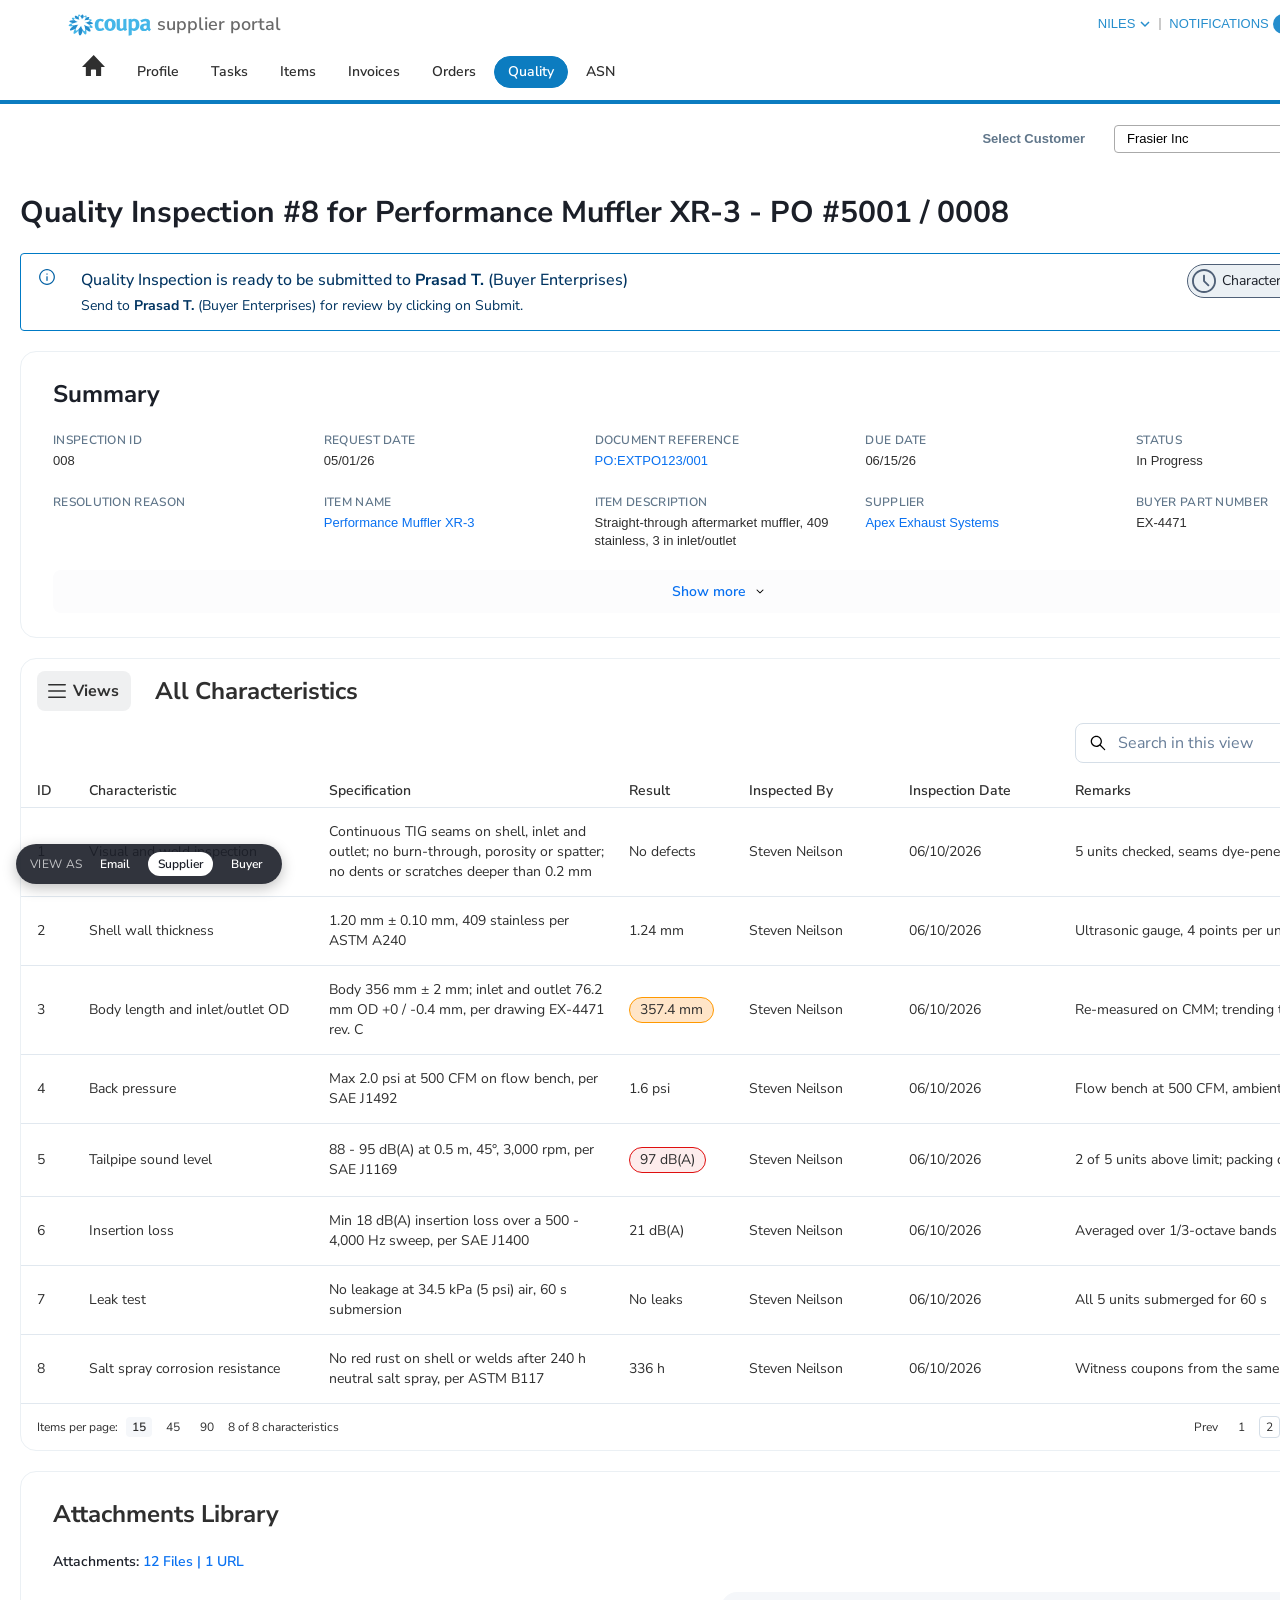
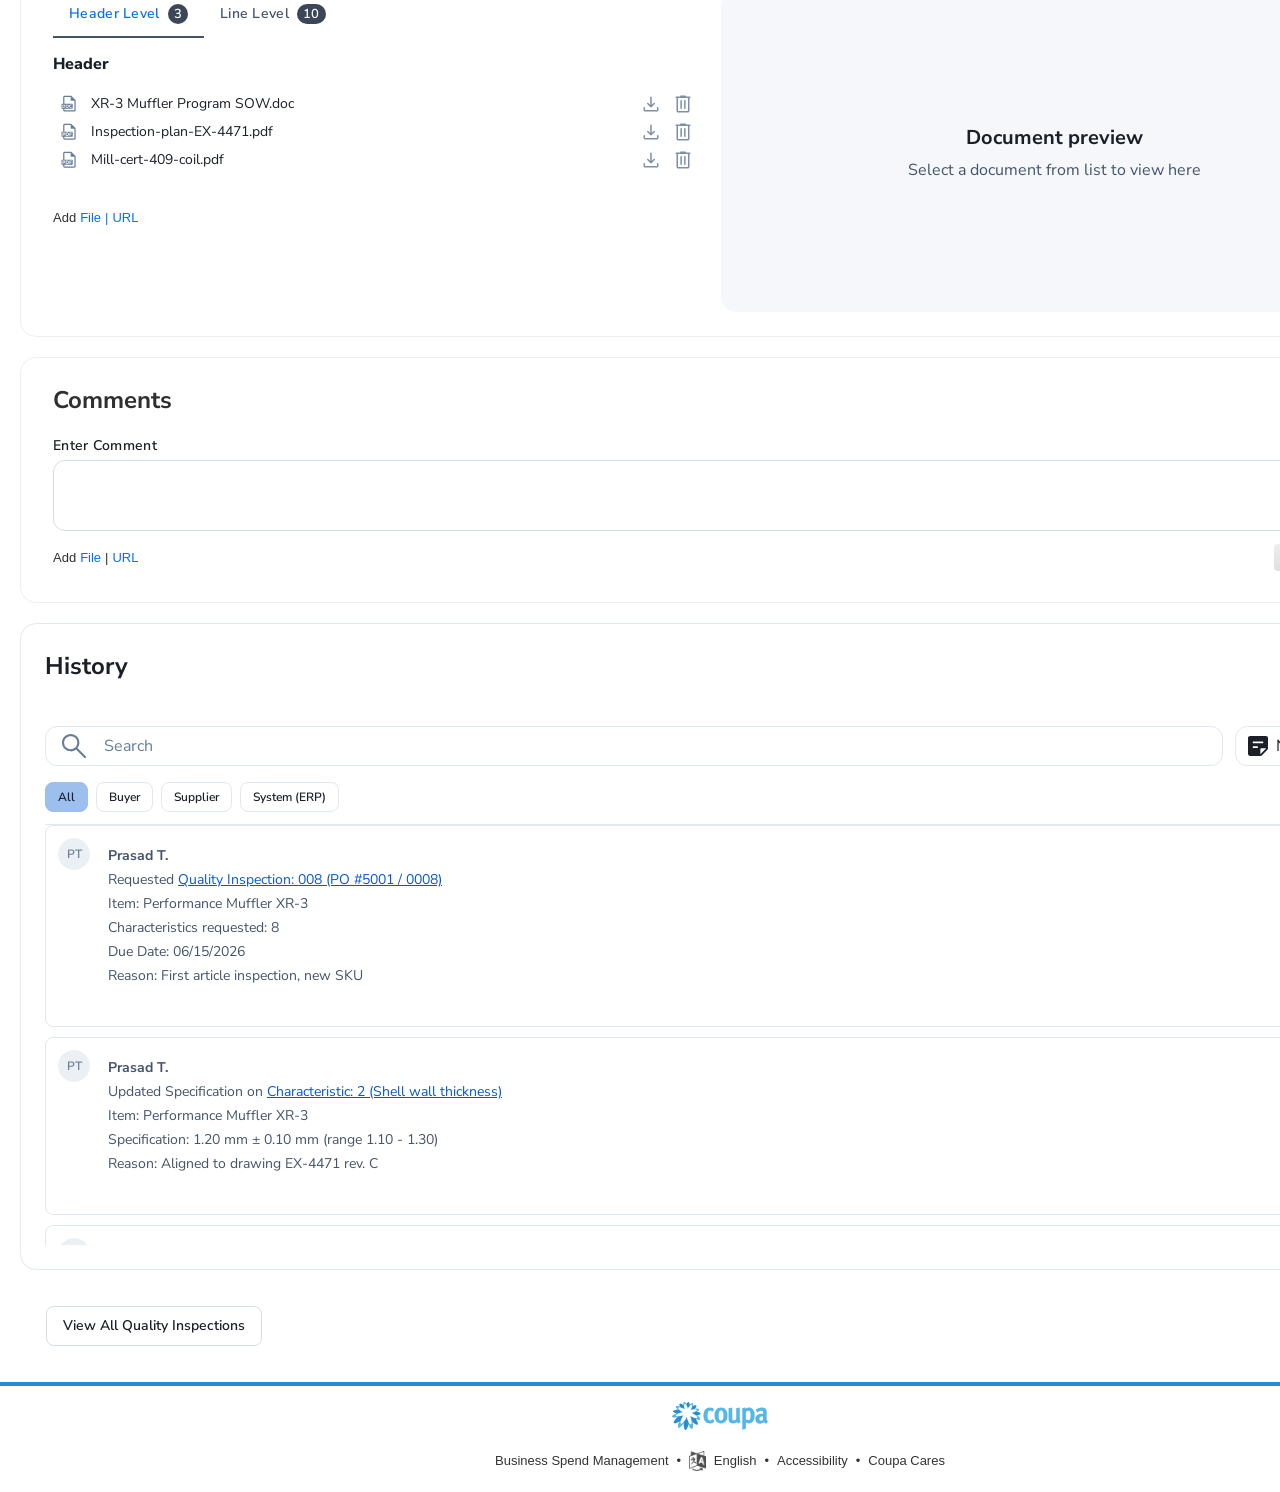
<file: index2.html>
<!DOCTYPE html>
<html lang="en">
<head>
  <meta charset="utf-8">
  <meta name="viewport" content="width=1440">
  <title>Quality Inspection #8 for Performance Muffler XR-3 — Supplier Portal</title>
  <link rel="preconnect" href="https://fonts.googleapis.com">
  <link rel="preconnect" href="https://fonts.gstatic.com" crossorigin>
  <link href="https://fonts.googleapis.com/css2?family=Nunito+Sans:ital,wght@0,400;0,500;0,600;0,700&family=Open+Sans:wght@400;600;700&display=swap" rel="stylesheet">
  <link rel="stylesheet" href="assets/css/tokens.css?v=20261026a">
  <link rel="stylesheet" href="assets/css/styles.css?v=20261026a">
</head>
<body data-role="supplier" data-history-filter="all">

<div class="page">

  <!-- Header — Figma 3782:74664 -->
  <header class="csp-header">
    <div class="csp-header__top">
      <div class="csp-header__brand">
        <span class="csp-header__logo"><img class="icon" src="assets/icons/csp-logo.svg" alt="Coupa"></span>
        <span>supplier portal</span>
      </div>
      <div class="csp-welcome">
        <button class="csp-welcome__item" type="button" data-toast="Account menu is out of scope for this prototype.">
          NILES <img class="csp-welcome__caret" src="assets/icons/caret-down-sm.svg" alt="">
        </button>
        <img class="csp-welcome__divider" src="assets/icons/divider.svg" alt="">
        <button class="csp-welcome__item" type="button" data-toast="No new notifications.">
          NOTIFICATIONS <span class="csp-welcome__count">0</span>
        </button>
        <img class="csp-welcome__divider" src="assets/icons/divider.svg" alt="">
        <button class="csp-welcome__item" type="button" data-toast="Help menu is out of scope for this prototype.">
          HELP <img class="csp-welcome__caret" src="assets/icons/caret-down-sm.svg" alt="">
        </button>
      </div>
    </div>

    <nav class="csp-nav" aria-label="Supplier portal">
      <button class="csp-nav__tab" type="button" data-toast="Home">
        <img class="csp-nav__home" src="assets/icons/csp-home.svg" alt="Home">
      </button>
      <button class="csp-nav__tab" type="button" data-toast="Profile">Profile</button>
      <button class="csp-nav__tab" type="button" data-toast="Tasks">Tasks</button>
      <button class="csp-nav__tab" type="button" data-toast="Items">Items</button>
      <button class="csp-nav__tab" type="button" data-toast="Invoices">Invoices</button>
      <button class="csp-nav__tab" type="button" data-toast="Orders">Orders</button>
      <button class="csp-nav__tab csp-nav__tab--active" type="button" aria-current="page">Quality</button>
      <button class="csp-nav__tab" type="button" data-toast="ASN">ASN</button>
    </nav>

    <!-- Customer selector — Figma 3782:74665 -->
    <div class="csp-customer">
      <label class="csp-customer__label" for="customer">Select Customer</label>
      <select class="csp-customer__select" id="customer">
        <option>Frasier Inc</option>
        <option>Buyer Enterprises</option>
        <option>Acme Manufacturing</option>
      </select>
    </div>
  </header>

  <div class="page-title">
    <h1>Quality Inspection #8 for Performance Muffler XR-3 - PO #5001 / 0008</h1>
  </div>

  <main class="content">

    <!-- Alert — Figma 3782:74669 -->
    <section class="alert" role="status">
      <div class="alert__icon"><img src="assets/icons/info-outline.svg" alt="Information"></div>
      <div class="alert__text">
        <p class="alert__title">Quality Inspection is ready to be submitted to <strong>Prasad T.</strong> (Buyer Enterprises)</p>
        <p class="alert__body">Send to <strong>Prasad T.</strong> (Buyer Enterprises) for review by clicking on Submit.</p>
      </div>
      <div class="alert__action">
        <span class="chip">
          <img src="assets/icons/schedule-outline.svg" alt="">
          <span class="chip__label">Characteristics provided</span>
          <span class="chip__count">8</span>
        </span>
      </div>
    </section>

    <!-- Summary — Figma 3782:74670 -->
    <section class="card summary" data-accordion>
      <button class="card__header" type="button" aria-expanded="true">
        <h2 class="card__title">Summary</h2>
        <img class="card__chevron" src="assets/icons/chevron-up.svg" alt="">
      </button>
      <div class="card__body">
        <div class="summary__grid">
          <div>
            <p class="summary__label">INSPECTION ID</p>
            <p class="summary__value">008</p>
          </div>
          <div>
            <p class="summary__label">REQUEST DATE</p>
            <p class="summary__value">05/01/26</p>
          </div>
          <div>
            <p class="summary__label">DOCUMENT REFERENCE</p>
            <p class="summary__value"><a href="#" onclick="return false;">PO:EXTPO123/001</a></p>
          </div>
          <div>
            <p class="summary__label">DUE DATE</p>
            <p class="summary__value">06/15/26</p>
          </div>
          <div>
            <p class="summary__label">STATUS</p>
            <p class="summary__value">In Progress</p>
          </div>
        </div>
        <div class="summary__extra">
          <div>
            <p class="summary__label">RESOLUTION REASON</p>
            <p class="summary__value">&nbsp;</p>
          </div>
          <div>
            <p class="summary__label">ITEM NAME</p>
            <p class="summary__value"><a href="#" onclick="return false;">Performance Muffler XR-3</a></p>
          </div>
          <div>
            <p class="summary__label">ITEM DESCRIPTION</p>
            <p class="summary__value">Straight-through aftermarket muffler, 409 stainless, 3 in inlet/outlet</p>
          </div>
          <div>
            <p class="summary__label">SUPPLIER</p>
            <p class="summary__value"><a href="#" onclick="return false;">Apex Exhaust Systems</a></p>
          </div>
          <div>
            <p class="summary__label">BUYER PART NUMBER</p>
            <p class="summary__value">EX-4471</p>
          </div>
        </div>
        <!-- Third row — Figma 518:29199, revealed by "Show more" -->
        <div class="summary__extra summary__extra--third">
          <div>
            <p class="summary__label">SUPPLIER PART NUMBER</p>
            <p class="summary__value">XR3-300SS</p>
          </div>
          <div>
            <p class="summary__label">SAMPLE SIZE</p>
            <p class="summary__value">5 each</p>
          </div>
          <div>
            <p class="summary__label">BUYER BATCH NUMBER</p>
            <p class="summary__value">B-2214</p>
          </div>
        </div>
        <button class="summary__more" type="button" data-show-more>
          <span>Show more</span>
          <img src="assets/icons/chevron-down.svg" alt="">
        </button>
      </div>
    </section>

    <!-- Characteristics table — Figma 3782:74674 / 3782:74675 -->
    <section class="table-block">
      <div class="table-block__title-row">
        <button class="views-trigger" type="button" data-views-trigger aria-haspopup="true">
          <img src="assets/icons/menu-hamburger.svg" alt="">
          Views
        </button>
        <h2 class="table-block__title" data-view-name>All Characteristics</h2>
      </div>

      <div class="views-panel" data-views-panel>
        <p class="views-panel__title">SAVED VIEWS</p>
        <button class="views-panel__item is-active" type="button">All Characteristics</button>
        <button class="views-panel__item" type="button">Pending Results</button>
        <button class="views-panel__item" type="button">Out of Specification</button>
        <button class="views-panel__item" type="button">Revised Results</button>
      </div>

      <div class="table-block__toolbar">
        <span class="table-search">
          <img src="assets/icons/search-in-view.svg" alt="">
          <input type="search" placeholder="Search in this view" aria-label="Search in this view" data-table-search>
        </span>
        <button class="icon-button" type="button" data-toast="Filter panel is out of scope for this prototype.">
          <img src="assets/icons/filter.svg" alt="Filter">
        </button>
        <button class="icon-button" type="button" data-toast="More table actions: export, manage columns.">
          <img src="assets/icons/more-v.svg" alt="More actions">
        </button>
      </div>

      <div class="table-scroll">
        <table class="data-table">
          <thead>
            <tr>
              <th data-sort-key="id">ID</th>
              <th data-sort-key="characteristic">Characteristic</th>
              <th data-sort-key="specification">Specification</th>
              <th data-sort-key="result">Result</th>
              <th data-sort-key="inspectedBy">Inspected By</th>
              <th data-sort-key="inspectionDate">Inspection Date</th>
              <th data-sort-key="remarks">Remarks</th>
              <th class="col-att">Attachments</th>
              <th class="col-actions">Actions</th>
            </tr>
          </thead>
          <tbody data-table-body></tbody>
        </table>
      </div>

      <div class="table-block__footer">
        <div class="page-size" data-page-size>
          <span>Items per page:</span>
          <button type="button" class="is-current">15</button>
          <button type="button">45</button>
          <button type="button">90</button>
          <span data-table-count></span>
        </div>
        <div class="pager" data-pager>
          <button type="button">Prev</button>
          <button type="button">1</button>
          <button type="button" class="is-current">2</button>
          <button type="button">3</button>
          <span>...</span>
          <button type="button">17</button>
          <button type="button">Next</button>
        </div>
      </div>
    </section>

    <!-- Attachments Library — Figma 758:125789 ("Attachment Library", 11 states) -->
    <section class="card attachments" data-accordion data-attachments>
      <button class="card__header" type="button" aria-expanded="true">
        <h2 class="card__title">Attachments Library</h2>
        <img class="card__chevron" src="assets/icons/chevron-up.svg" alt="">
      </button>
      <p class="att__count">
        Attachments:
        <button type="button" data-att-jump="file" data-att-files></button>
        <span class="att__pipe">|</span>
        <button type="button" data-att-jump="url" data-att-urls></button>
      </p>
      <div class="card__body">
        <div class="att__panes">
          <div class="att__list">
            <div class="att__tabs" role="tablist" aria-label="Attachment level">
              <button class="att__tab is-active" type="button" role="tab" aria-selected="true" data-att-tab="header">
                Header Level <span class="att__badge" data-att-badge="header"></span>
              </button>
              <button class="att__tab" type="button" role="tab" aria-selected="false" data-att-tab="line">
                Line Level <span class="att__badge" data-att-badge="line"></span>
              </button>
            </div>

            <h3 class="att__list-title" data-att-title>Header</h3>
            <ul class="att__rows" data-att-rows></ul>
            <nav class="att__pager" data-att-pager aria-label="Attachment pages"></nav>

            <p class="att__add">
              Add
              <button type="button" data-att-add="file">File</button>
              <span class="att__pipe">|</span>
              <button type="button" data-att-add="url">URL</button>
            </p>

            <div class="att__adder" data-att-adder>
              <div class="att__dropzone" data-att-dropzone>
                <span>Drop or Browse Files</span>
                <button class="att__browse" type="button" data-att-browse>Browse</button>
              </div>
              <div class="att__url">
                <input type="text" placeholder="Type URL here" aria-label="URL to attach" data-att-url-input>
                <button class="att__url-add" type="button" data-att-url-add disabled>Add</button>
              </div>
              <div class="comment-form">
                <label class="comment-form__label" for="att-comment">Enter Comment</label>
                <textarea id="att-comment" data-att-comment></textarea>
                <div class="comment-form__row comment-form__row--end">
                  <button class="btn-legacy" type="button" data-att-adder-submit>Add Comment</button>
                </div>
              </div>
            </div>
          </div>

          <div class="att__preview" data-att-preview></div>
        </div>
      </div>
    </section>

    <!-- Comments — Figma 3782:74677 -->
    <section class="card" data-accordion>
      <button class="card__header" type="button" aria-expanded="true">
        <h2 class="card__title">Comments</h2>
        <img class="card__chevron" src="assets/icons/chevron-up.svg" alt="">
      </button>
      <div class="card__body">
        <div class="comment-form">
          <label class="comment-form__label" for="comment">Enter Comment</label>
          <textarea id="comment" data-comment-input></textarea>
          <div class="comment-form__row">
            <p class="comment-form__attach">
              Add <button type="button" data-comment-attach="file">File</button> |
              <button type="button" data-comment-attach="url">URL</button>
            </p>
            <button class="btn-legacy" type="button" data-comment-submit>Add Comment</button>
          </div>
        </div>
      </div>
    </section>

    <!-- History — Figma 3782:76992 -->
    <section class="card card--tight history" data-accordion>
      <button class="card__header" type="button" aria-expanded="true">
        <h2 class="card__title">History</h2>
        <img class="card__chevron" src="assets/icons/chevron-up.svg" alt="">
      </button>
      <div class="card__body">
        <div class="history__filter">
          <div class="history__filter-bar">
            <span class="history-search">
              <img src="assets/icons/history-search.svg" alt="">
              <input type="search" placeholder="Search" aria-label="Search history" data-history-search>
            </span>
            <button class="history-sort" type="button" data-history-sort>
              <img src="assets/icons/sort-outline.svg" alt="">
              <span>Newest first</span>
              <img src="assets/icons/caret-dropdown.svg" alt="">
            </button>
          </div>
          <div class="history__chips" role="group" aria-label="Filter history by actor">
            <button class="history-chip is-active" type="button" data-history-filter="all" aria-pressed="true">All</button>
            <button class="history-chip" type="button" data-history-filter="buyer" aria-pressed="false">Buyer</button>
            <button class="history-chip" type="button" data-history-filter="supplier" aria-pressed="false">Supplier</button>
            <button class="history-chip" type="button" data-history-filter="system" aria-pressed="false">System (ERP)</button>
          </div>
        </div>
        <div class="history__frames">
          <div class="history__bubbles" data-history-list></div>
        </div>
      </div>
    </section>

    <!-- Bottom CTAs — Figma 3782:74679 / 3782:74693 -->
    <div class="action-bar">
      <button class="btn btn--outline" type="button" data-goto="inspections.html">
        View All Quality Inspections
      </button>
      <div class="action-bar__right">
        <button class="btn btn--primary" type="button" data-open-modal="submit-modal">Submit</button>
      </div>
    </div>
  </main>

  <!-- Footer — Figma 3782:74699 -->
  <footer class="footer">
    <div class="footer__border"></div>
    <div class="footer__contents">
      <img class="footer__logo" src="assets/icons/footer-logo.svg" alt="Coupa">
      <p class="footer__links">
        <span>Business Spend Management</span>
        <span>•</span>
        <img src="assets/icons/flag-en.png" alt=""> <span>English</span>
        <span>•</span>
        <span>Accessibility</span>
        <span>•</span>
        <span>Coupa Cares</span>
      </p>
    </div>
  </footer>
</div>

<!-- Submit confirmation -->
<div class="overlay" id="submit-modal" role="dialog" aria-modal="true" aria-labelledby="submit-modal-title">
  <div class="modal">
    <h2 id="submit-modal-title">Submit inspection for review?</h2>
    <p>All 8 characteristics will be sent to Prasad T. (Buyer Enterprises). You will not be able to edit results while the inspection is in buyer review.</p>
    <dl class="modal__dl">
      <dt>Inspection ID</dt><dd>008</dd>
      <dt>Characteristics</dt><dd>8 provided</dd>
      <dt>Attachments</dt><dd data-att-counts></dd>
      <dt>Due Date</dt><dd>06/15/26</dd>
    </dl>
    <div class="modal__actions">
      <button class="btn btn--outline" type="button" data-close-modal>Cancel</button>
      <button class="btn btn--primary" type="button" data-goto="buyer.html">Submit to Buyer</button>
    </div>
  </div>
</div>

<div class="proto-switch">
  <span class="proto-switch__label">View as</span>
  <a href="email.html">Email</a>
  <a class="is-current" href="index.html">Supplier</a>
  <a href="buyer.html">Buyer</a>
</div>

<div class="toast" id="toast" role="status" aria-live="polite"></div>

<script src="assets/js/data.js?v=20261026a"></script>
<script src="assets/js/app.js?v=20261026a"></script>
</body>
</html>
</file>
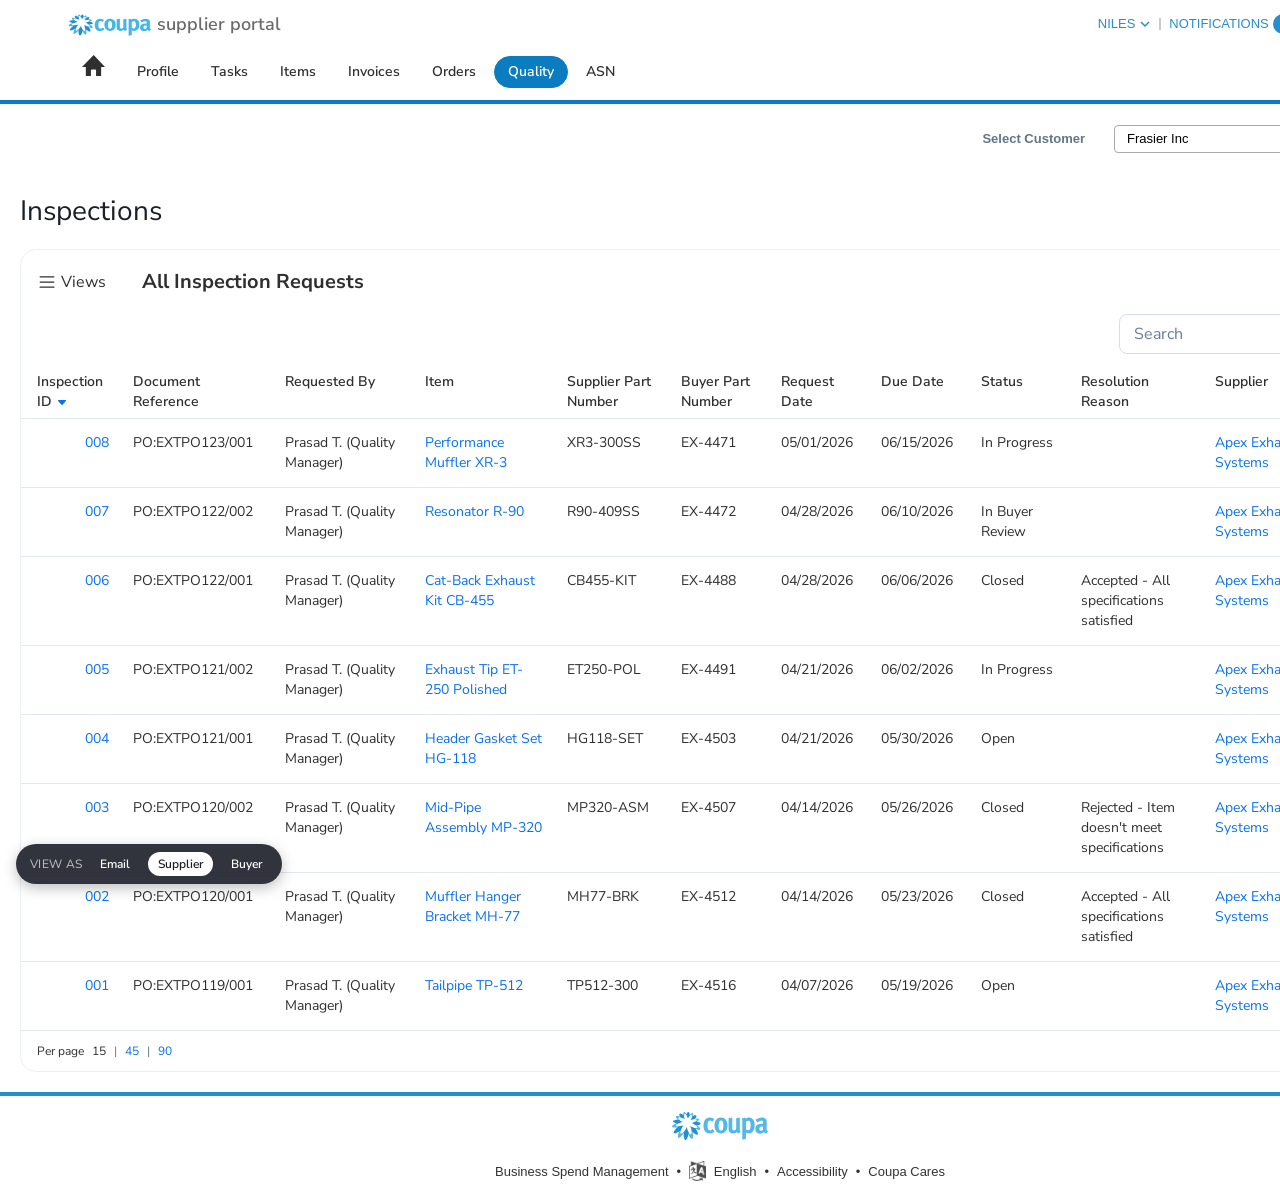
<file: inspections.html>
<!DOCTYPE html>
<html lang="en">
<head>
  <meta charset="utf-8">
  <meta name="viewport" content="width=1440">
  <title>Inspections — Supplier Portal</title>
  <link rel="preconnect" href="https://fonts.googleapis.com">
  <link rel="preconnect" href="https://fonts.gstatic.com" crossorigin>
  <link href="https://fonts.googleapis.com/css2?family=Nunito+Sans:ital,wght@0,400;0,500;0,600;0,700&family=Open+Sans:wght@400;600;700&display=swap" rel="stylesheet">
  <link rel="stylesheet" href="assets/css/tokens.css?v=20261026a">
  <link rel="stylesheet" href="assets/css/styles.css?v=20261026a">
</head>
<body data-role="supplier">

<div class="page">

  <!-- Header — Figma 3782:74664 -->
  <header class="csp-header">
    <div class="csp-header__top">
      <div class="csp-header__brand">
        <span class="csp-header__logo"><img class="icon" src="assets/icons/csp-logo.svg" alt="Coupa"></span>
        <span>supplier portal</span>
      </div>
      <div class="csp-welcome">
        <button class="csp-welcome__item" type="button" data-toast="Account menu is out of scope for this prototype.">
          NILES <img class="csp-welcome__caret" src="assets/icons/caret-down-sm.svg" alt="">
        </button>
        <img class="csp-welcome__divider" src="assets/icons/divider.svg" alt="">
        <button class="csp-welcome__item" type="button" data-toast="No new notifications.">
          NOTIFICATIONS <span class="csp-welcome__count">0</span>
        </button>
        <img class="csp-welcome__divider" src="assets/icons/divider.svg" alt="">
        <button class="csp-welcome__item" type="button" data-toast="Help menu is out of scope for this prototype.">
          HELP <img class="csp-welcome__caret" src="assets/icons/caret-down-sm.svg" alt="">
        </button>
      </div>
    </div>

    <nav class="csp-nav" aria-label="Supplier portal">
      <button class="csp-nav__tab" type="button" data-toast="Home">
        <img class="csp-nav__home" src="assets/icons/csp-home.svg" alt="Home">
      </button>
      <button class="csp-nav__tab" type="button" data-toast="Profile">Profile</button>
      <button class="csp-nav__tab" type="button" data-toast="Tasks">Tasks</button>
      <button class="csp-nav__tab" type="button" data-toast="Items">Items</button>
      <button class="csp-nav__tab" type="button" data-toast="Invoices">Invoices</button>
      <button class="csp-nav__tab" type="button" data-toast="Orders">Orders</button>
      <button class="csp-nav__tab csp-nav__tab--active" type="button" aria-current="page">Quality</button>
      <button class="csp-nav__tab" type="button" data-toast="ASN">ASN</button>
    </nav>

    <!-- Customer selector — Figma 3782:74665 -->
    <div class="csp-customer">
      <label class="csp-customer__label" for="customer">Select Customer</label>
      <select class="csp-customer__select" id="customer">
        <option>Frasier Inc</option>
        <option>Buyer Enterprises</option>
        <option>Acme Manufacturing</option>
      </select>
    </div>
  </header>

  <div class="page-title page-title--list">
    <h1>Inspections</h1>
  </div>

  <main class="content">

    <!-- Success banner — matched to the supplied screengrab. The supplier lands
         here after Submit on index.html; the outcome comes in the query string,
         so the banner is hidden on a plain visit. -->
    <div class="success-banner" role="status" data-success-banner hidden>
      <p class="success-banner__text" data-success-text></p>
      <button class="success-banner__close" type="button" aria-label="Dismiss" data-success-close>
        <img src="assets/icons/close-outline.svg" alt="">
      </button>
    </div>

    <!-- Inspections list — Figma 514:38555 -->
    <section class="table-block">
      <div class="table-block__title-row">
        <button class="views-trigger views-trigger--bare" type="button" data-views-trigger aria-haspopup="true">
          <img src="assets/icons/menu-hamburger.svg" alt="">
          Views
        </button>
        <h2 class="table-block__title table-block__title--list" data-view-name>All Inspection Requests</h2>
      </div>

      <div class="views-panel" data-views-panel>
        <p class="views-panel__title">SAVED VIEWS</p>
        <button class="views-panel__item is-active" type="button">All Inspection Requests</button>
        <button class="views-panel__item" type="button">Open Requests</button>
        <button class="views-panel__item" type="button">In Progress</button>
        <button class="views-panel__item" type="button">Closed</button>
      </div>

      <div class="table-block__toolbar">
        <span class="table-search table-search--trailing">
          <input type="search" placeholder="Search" aria-label="Search inspection requests" data-ins-search>
          <img src="assets/icons/search-in-view.svg" alt="">
        </span>
        <button class="icon-button" type="button" data-toast="Filter panel is out of scope for this prototype.">
          <img src="assets/icons/filter.svg" alt="Filter">
        </button>
      </div>

      <div class="table-scroll">
        <table class="data-table data-table--list">
          <thead>
            <tr>
              <th class="col-num" data-ins-sort-key="id">Inspection ID</th>
              <th data-ins-sort-key="documentReference">Document Reference</th>
              <th data-ins-sort-key="requestedBy">Requested By</th>
              <th data-ins-sort-key="itemName">Item</th>
              <th data-ins-sort-key="supplierPartNumber">Supplier Part Number</th>
              <th data-ins-sort-key="buyerPartNumber">Buyer Part Number</th>
              <th data-ins-sort-key="requestDate">Request Date</th>
              <th data-ins-sort-key="dueDate">Due Date</th>
              <th data-ins-sort-key="status">Status</th>
              <th data-ins-sort-key="resolutionReason">Resolution Reason</th>
              <th data-ins-sort-key="supplier">Supplier</th>
              <th data-ins-sort-key="createdAt">Created At</th>
            </tr>
          </thead>
          <tbody data-inspections-body></tbody>
        </table>
      </div>

      <div class="table-block__footer table-block__footer--list">
        <div class="per-page" data-page-size>
          <span>Per page</span>
          <button type="button" class="is-current">15</button>
          <span class="per-page__pipe">|</span>
          <button type="button">45</button>
          <span class="per-page__pipe">|</span>
          <button type="button">90</button>
        </div>
      </div>
    </section>
  </main>

  <!-- Footer — Figma 3782:74699 -->
  <footer class="footer">
    <div class="footer__border"></div>
    <div class="footer__contents">
      <img class="footer__logo" src="assets/icons/footer-logo.svg" alt="Coupa">
      <p class="footer__links">
        <span>Business Spend Management</span>
        <span>•</span>
        <img src="assets/icons/flag-en.png" alt=""> <span>English</span>
        <span>•</span>
        <span>Accessibility</span>
        <span>•</span>
        <span>Coupa Cares</span>
      </p>
    </div>
  </footer>
</div>

<div class="proto-switch">
  <span class="proto-switch__label">View as</span>
  <a href="email.html">Email</a>
  <a class="is-current" href="index.html">Supplier</a>
  <a href="buyer.html">Buyer</a>
</div>

<div class="toast" id="toast" role="status" aria-live="polite"></div>

<script src="assets/js/data.js?v=20261026a"></script>
<script src="assets/js/app.js?v=20261026a"></script>
</body>
</html>
</file>
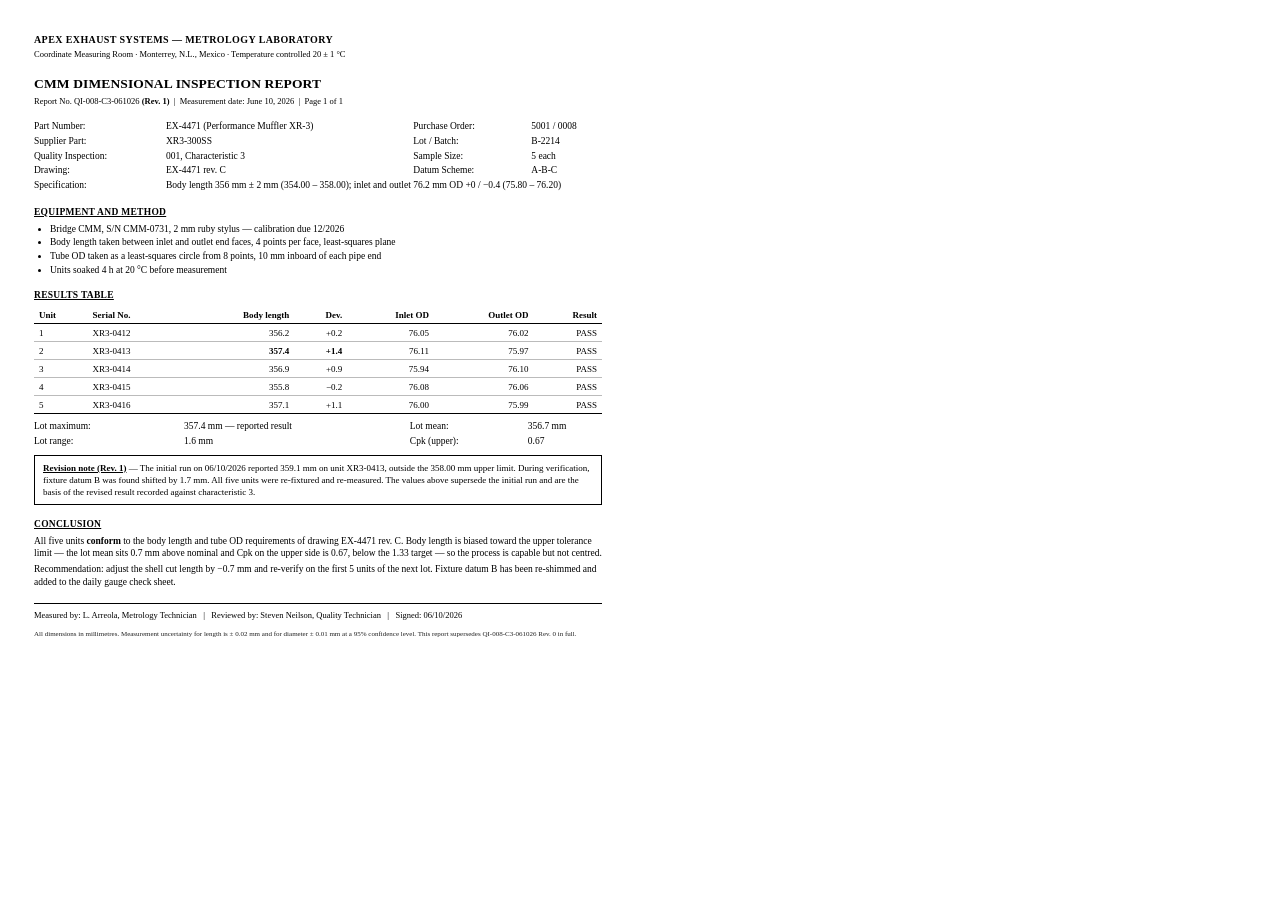
<file: tools/reports/cmm-dimensional-report-c3.html>
<!DOCTYPE html>
<html><head><meta charset="utf-8">
<style>
  @page { margin: 0 }
  body {
    margin: 0; width: 636px; height: 658px; box-sizing: border-box;
    padding: 30px 34px; background: #fff; color: #000;
    font: 9.5px/1.34 "Times New Roman", Times, serif;
  }
  .co { font-size: 10px; font-weight: bold; letter-spacing: .04em }
  .co-sub { font-size: 8.5px; margin: 0 0 14px }
  h1 { font-size: 13.5px; margin: 0 0 3px; letter-spacing: .01em }
  .rpt { font-size: 8.5px; margin: 0 0 12px }
  h2 {
    font-size: 9.5px; margin: 13px 0 4px; text-decoration: underline;
    text-transform: uppercase; letter-spacing: .03em;
  }
  table { border-collapse: collapse; width: 100% }
  .kv td { padding: 1px 0; vertical-align: top }
  .kv td:first-child { width: 132px }
  .kv td:nth-child(3) { width: 118px; padding-left: 18px }
  .data { margin-top: 3px; font-size: 9px }
  .data th {
    text-align: right; border-bottom: 1px solid #000; padding: 3px 5px 2px; font-weight: bold;
  }
  .data th:first-child, .data th:nth-child(2) { text-align: left }
  .data td { text-align: right; padding: 2.5px 5px; border-bottom: .5px solid #bbb }
  .data td:first-child, .data td:nth-child(2) { text-align: left }
  .data tr:last-child td { border-bottom: 1px solid #000 }
  .near { font-weight: bold }
  p { margin: 3px 0 }
  ul { margin: 3px 0 3px 16px; padding: 0 }
  li { margin: 1px 0 }
  .sum { margin-top: 5px }
  .sum td:first-child { width: 150px }
  .rev { margin-top: 6px; padding: 6px 8px; border: 1px solid #000; font-size: 9px }
  .rev b { text-decoration: underline }
  .sign { margin-top: 14px; border-top: 1px solid #000; padding-top: 6px; font-size: 8.5px }
  .foot { margin-top: 9px; font-size: 7px; line-height: 1.3; color: #222 }
</style></head>
<body>
  <p class="co">APEX EXHAUST SYSTEMS &mdash; METROLOGY LABORATORY</p>
  <p class="co-sub">Coordinate Measuring Room &middot; Monterrey, N.L., Mexico &middot; Temperature controlled 20 &plusmn; 1 &deg;C</p>

  <h1>CMM DIMENSIONAL INSPECTION REPORT</h1>
  <p class="rpt">Report No. QI-008-C3-061026 <b>(Rev. 1)</b> &nbsp;|&nbsp; Measurement date: June 10, 2026 &nbsp;|&nbsp; Page 1 of 1</p>

  <table class="kv">
    <tr><td>Part Number:</td><td>EX-4471 (Performance Muffler XR-3)</td><td>Purchase Order:</td><td>5001 / 0008</td></tr>
    <tr><td>Supplier Part:</td><td>XR3-300SS</td><td>Lot / Batch:</td><td>B-2214</td></tr>
    <tr><td>Quality Inspection:</td><td>001, Characteristic 3</td><td>Sample Size:</td><td>5 each</td></tr>
    <tr><td>Drawing:</td><td>EX-4471 rev. C</td><td>Datum Scheme:</td><td>A-B-C</td></tr>
    <tr><td>Specification:</td><td colspan="3">
      Body length 356 mm &plusmn; 2 mm (354.00 &ndash; 358.00); inlet and outlet 76.2 mm OD +0 / &minus;0.4 (75.80 &ndash; 76.20)
    </td></tr>
  </table>

  <h2>Equipment and Method</h2>
  <ul>
    <li>Bridge CMM, S/N CMM-0731, 2 mm ruby stylus &mdash; calibration due 12/2026</li>
    <li>Body length taken between inlet and outlet end faces, 4 points per face, least-squares plane</li>
    <li>Tube OD taken as a least-squares circle from 8 points, 10 mm inboard of each pipe end</li>
    <li>Units soaked 4 h at 20 &deg;C before measurement</li>
  </ul>

  <h2>Results Table</h2>
  <table class="data">
    <thead><tr>
      <th>Unit</th><th>Serial No.</th><th>Body length</th><th>Dev.</th>
      <th>Inlet OD</th><th>Outlet OD</th><th>Result</th>
    </tr></thead>
    <tbody>
      <tr><td>1</td><td>XR3-0412</td><td>356.2</td><td>+0.2</td><td>76.05</td><td>76.02</td><td>PASS</td></tr>
      <tr><td>2</td><td>XR3-0413</td><td class="near">357.4</td><td class="near">+1.4</td><td>76.11</td><td>75.97</td><td>PASS</td></tr>
      <tr><td>3</td><td>XR3-0414</td><td>356.9</td><td>+0.9</td><td>75.94</td><td>76.10</td><td>PASS</td></tr>
      <tr><td>4</td><td>XR3-0415</td><td>355.8</td><td>&minus;0.2</td><td>76.08</td><td>76.06</td><td>PASS</td></tr>
      <tr><td>5</td><td>XR3-0416</td><td>357.1</td><td>+1.1</td><td>76.00</td><td>75.99</td><td>PASS</td></tr>
    </tbody>
  </table>

  <table class="kv sum">
    <tr><td>Lot maximum:</td><td>357.4 mm &mdash; reported result</td><td>Lot mean:</td><td>356.7 mm</td></tr>
    <tr><td>Lot range:</td><td>1.6 mm</td><td>Cpk (upper):</td><td>0.67</td></tr>
  </table>

  <div class="rev">
    <b>Revision note (Rev. 1)</b> &mdash; The initial run on 06/10/2026 reported 359.1 mm on unit
    XR3-0413, outside the 358.00 mm upper limit. During verification, fixture datum B was found
    shifted by 1.7 mm. All five units were re-fixtured and re-measured. The values above supersede
    the initial run and are the basis of the revised result recorded against characteristic 3.
  </div>

  <h2>Conclusion</h2>
  <p>
    All five units <b>conform</b> to the body length and tube OD requirements of drawing EX-4471
    rev. C. Body length is biased toward the upper tolerance limit &mdash; the lot mean sits 0.7 mm
    above nominal and Cpk on the upper side is 0.67, below the 1.33 target &mdash; so the process is
    capable but not centred.
  </p>
  <p>
    Recommendation: adjust the shell cut length by &minus;0.7 mm and re-verify on the first 5 units of
    the next lot. Fixture datum B has been re-shimmed and added to the daily gauge check sheet.
  </p>

  <div class="sign">
    Measured by: L. Arreola, Metrology Technician &nbsp;&nbsp;|&nbsp;&nbsp;
    Reviewed by: Steven Neilson, Quality Technician &nbsp;&nbsp;|&nbsp;&nbsp; Signed: 06/10/2026
  </div>
  <p class="foot">
    All dimensions in millimetres. Measurement uncertainty for length is &plusmn; 0.02 mm and for
    diameter &plusmn; 0.01 mm at a 95% confidence level. This report supersedes QI-008-C3-061026 Rev. 0
    in full.
  </p>
</body></html>
</file>
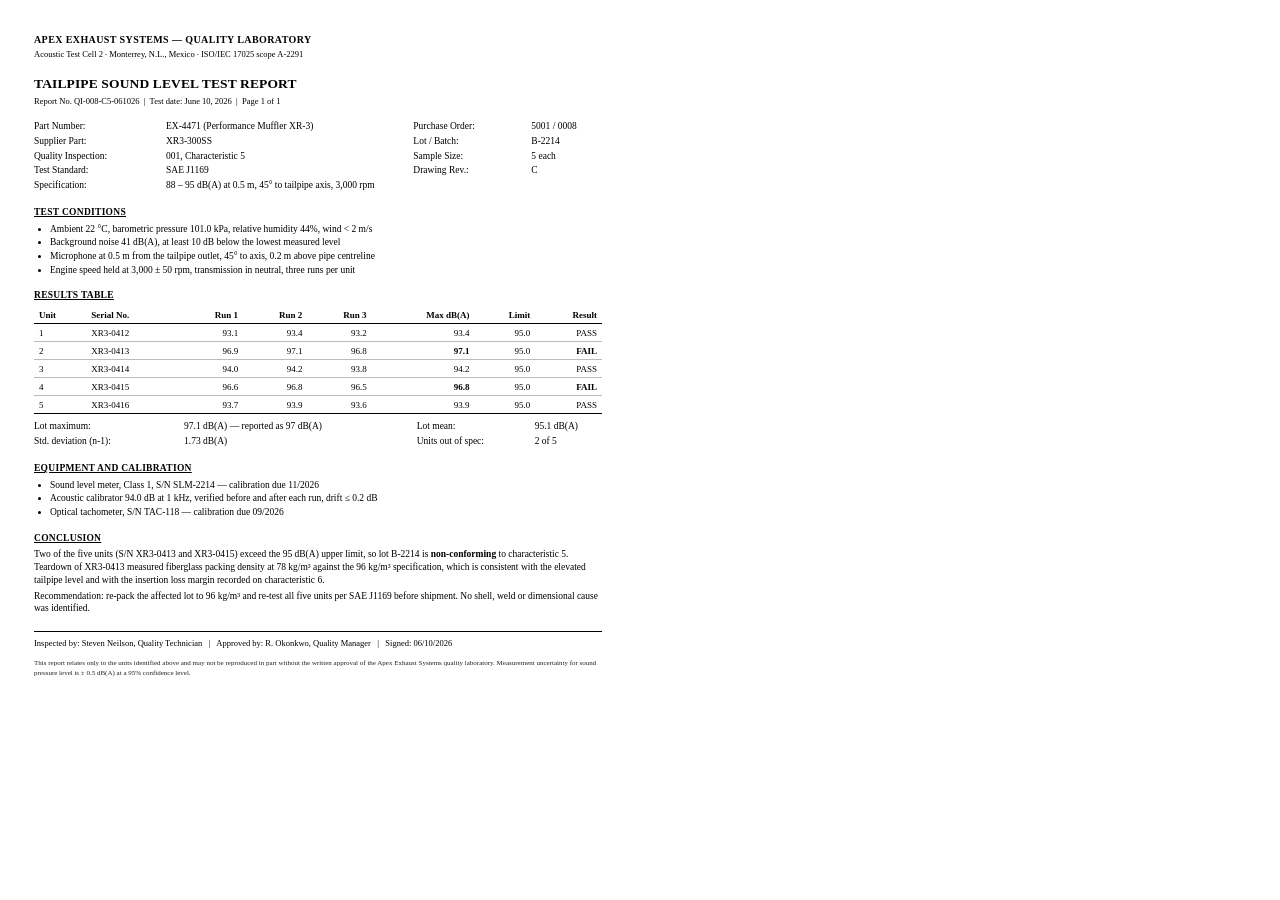
<file: tools/reports/sound-level-report-c5.html>
<!DOCTYPE html>
<html><head><meta charset="utf-8">
<style>
  @page { margin: 0 }
  body {
    margin: 0; width: 636px; height: 686px; box-sizing: border-box;
    padding: 30px 34px; background: #fff; color: #000;
    font: 9.5px/1.34 "Times New Roman", Times, serif;
  }
  .co { font-size: 10px; font-weight: bold; letter-spacing: .04em }
  .co-sub { font-size: 8.5px; margin: 0 0 14px }
  h1 { font-size: 13.5px; margin: 0 0 3px; letter-spacing: .01em }
  .rpt { font-size: 8.5px; margin: 0 0 12px }
  h2 {
    font-size: 9.5px; margin: 13px 0 4px; text-decoration: underline;
    text-transform: uppercase; letter-spacing: .03em;
  }
  table { border-collapse: collapse; width: 100% }
  .kv td { padding: 1px 0; vertical-align: top }
  .kv td:first-child { width: 132px; color: #000 }
  .kv td:nth-child(3) { width: 118px; padding-left: 18px }
  .data { margin-top: 3px; font-size: 9px }
  .data th {
    text-align: right; border-bottom: 1px solid #000; padding: 3px 5px 2px;
    font-weight: bold;
  }
  .data th:first-child, .data th:nth-child(2) { text-align: left }
  .data td { text-align: right; padding: 2.5px 5px; border-bottom: .5px solid #bbb }
  .data td:first-child, .data td:nth-child(2) { text-align: left }
  .data tr:last-child td { border-bottom: 1px solid #000 }
  .fail { font-weight: bold }
  p { margin: 3px 0 }
  ul { margin: 3px 0 3px 16px; padding: 0 }
  li { margin: 1px 0 }
  .sum { margin-top: 5px; border-top: none }
  .sum td { padding: 1px 0 }
  .sum td:first-child { width: 150px }
  .sign { margin-top: 16px; border-top: 1px solid #000; padding-top: 6px; font-size: 8.5px }
  .foot { margin-top: 10px; font-size: 7px; line-height: 1.3; color: #222 }
</style></head>
<body>
  <p class="co">APEX EXHAUST SYSTEMS &mdash; QUALITY LABORATORY</p>
  <p class="co-sub">Acoustic Test Cell 2 &middot; Monterrey, N.L., Mexico &middot; ISO/IEC 17025 scope A-2291</p>

  <h1>TAILPIPE SOUND LEVEL TEST REPORT</h1>
  <p class="rpt">Report No. QI-008-C5-061026 &nbsp;|&nbsp; Test date: June 10, 2026 &nbsp;|&nbsp; Page 1 of 1</p>

  <table class="kv">
    <tr><td>Part Number:</td><td>EX-4471 (Performance Muffler XR-3)</td><td>Purchase Order:</td><td>5001 / 0008</td></tr>
    <tr><td>Supplier Part:</td><td>XR3-300SS</td><td>Lot / Batch:</td><td>B-2214</td></tr>
    <tr><td>Quality Inspection:</td><td>001, Characteristic 5</td><td>Sample Size:</td><td>5 each</td></tr>
    <tr><td>Test Standard:</td><td>SAE J1169</td><td>Drawing Rev.:</td><td>C</td></tr>
    <tr><td>Specification:</td><td colspan="3">88 &ndash; 95 dB(A) at 0.5 m, 45&deg; to tailpipe axis, 3,000 rpm</td></tr>
  </table>

  <h2>Test Conditions</h2>
  <ul>
    <li>Ambient 22 &deg;C, barometric pressure 101.0 kPa, relative humidity 44%, wind &lt; 2 m/s</li>
    <li>Background noise 41 dB(A), at least 10 dB below the lowest measured level</li>
    <li>Microphone at 0.5 m from the tailpipe outlet, 45&deg; to axis, 0.2 m above pipe centreline</li>
    <li>Engine speed held at 3,000 &plusmn; 50 rpm, transmission in neutral, three runs per unit</li>
  </ul>

  <h2>Results Table</h2>
  <table class="data">
    <thead><tr>
      <th>Unit</th><th>Serial No.</th><th>Run 1</th><th>Run 2</th><th>Run 3</th>
      <th>Max dB(A)</th><th>Limit</th><th>Result</th>
    </tr></thead>
    <tbody>
      <tr><td>1</td><td>XR3-0412</td><td>93.1</td><td>93.4</td><td>93.2</td><td>93.4</td><td>95.0</td><td>PASS</td></tr>
      <tr><td>2</td><td>XR3-0413</td><td>96.9</td><td>97.1</td><td>96.8</td><td class="fail">97.1</td><td>95.0</td><td class="fail">FAIL</td></tr>
      <tr><td>3</td><td>XR3-0414</td><td>94.0</td><td>94.2</td><td>93.8</td><td>94.2</td><td>95.0</td><td>PASS</td></tr>
      <tr><td>4</td><td>XR3-0415</td><td>96.6</td><td>96.8</td><td>96.5</td><td class="fail">96.8</td><td>95.0</td><td class="fail">FAIL</td></tr>
      <tr><td>5</td><td>XR3-0416</td><td>93.7</td><td>93.9</td><td>93.6</td><td>93.9</td><td>95.0</td><td>PASS</td></tr>
    </tbody>
  </table>

  <table class="kv sum">
    <tr><td>Lot maximum:</td><td>97.1 dB(A) &mdash; reported as 97 dB(A)</td><td>Lot mean:</td><td>95.1 dB(A)</td></tr>
    <tr><td>Std. deviation (n-1):</td><td>1.73 dB(A)</td><td>Units out of spec:</td><td>2 of 5</td></tr>
  </table>

  <h2>Equipment and Calibration</h2>
  <ul>
    <li>Sound level meter, Class 1, S/N SLM-2214 &mdash; calibration due 11/2026</li>
    <li>Acoustic calibrator 94.0 dB at 1 kHz, verified before and after each run, drift &le; 0.2 dB</li>
    <li>Optical tachometer, S/N TAC-118 &mdash; calibration due 09/2026</li>
  </ul>

  <h2>Conclusion</h2>
  <p>
    Two of the five units (S/N XR3-0413 and XR3-0415) exceed the 95 dB(A) upper limit, so lot
    B-2214 is <b>non-conforming</b> to characteristic 5. Teardown of XR3-0413 measured fiberglass
    packing density at 78 kg/m&sup3; against the 96 kg/m&sup3; specification, which is consistent
    with the elevated tailpipe level and with the insertion loss margin recorded on characteristic 6.
  </p>
  <p>
    Recommendation: re-pack the affected lot to 96 kg/m&sup3; and re-test all five units per
    SAE J1169 before shipment. No shell, weld or dimensional cause was identified.
  </p>

  <div class="sign">
    Inspected by: Steven Neilson, Quality Technician &nbsp;&nbsp;|&nbsp;&nbsp;
    Approved by: R. Okonkwo, Quality Manager &nbsp;&nbsp;|&nbsp;&nbsp; Signed: 06/10/2026
  </div>
  <p class="foot">
    This report relates only to the units identified above and may not be reproduced in part without
    the written approval of the Apex Exhaust Systems quality laboratory. Measurement uncertainty for
    sound pressure level is &plusmn; 0.5 dB(A) at a 95% confidence level.
  </p>
</body></html>
</file>
<file: assets/css/tokens.css>
/* Clarity UI (CUI) tokens as resolved in Figma:
   187 Quality Collaboration SCC/SCPL — section "QC- History" (node 3782-77289).
   Values come from get_variable_defs on the nodes in that section. */

:root {
  /* Surfaces */
  --cui-surface-s1: #ffffff;
  --cui-surface-s2: #fcfcfd;
  --cui-surface-s3: #f5f7fa;
  --cui-surface-s4: #ebf0f4;

  /* Borders */
  --cui-border-b2: #e1e8ef;
  --cui-border-b2-alt: #ebf0f4;
  --cui-border-input: #d5dee7;
  --cui-border-neutral-minimal: #4f6077;

  /* Text */
  --cui-text-t1: #1b1f28;
  --cui-text-t2: #455468;
  --cui-text-t3: #677d98;
  --cui-text-subtle-neutral: #4f6077;
  --cui-text-form-label: #60768a;
  --cui-text-1: #2f2f2f;
  --cui-text-2: #6a6a6a;
  --cui-text-dark: #333333;
  --cui-text-link: #0971f1;
  --cui-text-link-history: #0059d6;

  /* Status */
  --cui-status-warning-bold: #e08500;
  --cui-alert-warning-color: #664109;
  --cui-orange-subtle-surface: #ffe5c8;
  --cui-orange-subtle-border: #ff9900;
  --cui-light-blue-subtle-border: #007ac5;
  --cui-light-blue-bold-surface: #0060a4;
  --cui-alert-info-color: #003461;
  --cui-status-error: #df0f0f;
  --cui-brand2-200: #9dbfed;
  --cui-scrollbar-rest: #607590;
  --cui-scrollbar-hover: #586b84;

  /* Coupa chrome */
  --csp-brand: #0c7cc0;
  --csp-link: #268ecd;
  --coupa-primary: #0971f1;
  --silver-100: #eff0f1;

  /* Radii */
  --cui-radii-xs: 8px;
  --cui-radii-md: 12px;
  --cui-radii-xl: 16px;
  --cui-radii-2xl: 100px;
  --border-radius: 4px;

  /* Space */
  --cui-space-3xs: 2px;
  --cui-space-2xs: 4px;
  --cui-space-xs: 6px;
  --cui-space-sm: 8px;
  --cui-space-md: 10px;
  --cui-space-lg: 12px;
  --cui-space-2xl: 16px;
  --cui-space-3xl: 20px;
  --cui-space-4xl: 24px;
  --cui-space-5xl: 32px;
  --cui-space-7xl: 48px;

  /* Typography */
  --cui-font-control: "Nunito Sans", -apple-system, "Segoe UI", sans-serif;
  --cui-font-heading: "Nunito Sans", -apple-system, "Segoe UI", sans-serif;
  --coupa-nav-font: "Open Sans", -apple-system, "Segoe UI", sans-serif;
  --coupa-chrome-font: Helvetica, Arial, sans-serif;

  --cui-font-size-2xs: 12px;
  --cui-font-size-sm: 14px;
  --cui-font-size-md: 16px;
  --cui-font-size-xl: 20px;
  --cui-font-size-2xl: 24px;

  --cui-line-3xs: 16px;
  --cui-line-2xs: 20px;
  --cui-line-xs: 24px;
  --cui-line-md: 28px;
  --cui-line-lg: 36px;

  --cui-weight-regular: 400;
  --cui-weight-medium: 500;
  --cui-weight-semibold: 600;
  --cui-weight-bold: 700;
}
</file>
<file: assets/css/styles.css>
/* Quality Inspection collaboration prototype
   Built from Figma: 187 Quality Collaboration SCC/SCPL, section "QC- History". */

*,
*::before,
*::after {
  box-sizing: border-box;
}

html {
  background: var(--cui-surface-s4);
}

body {
  margin: 0;
  font-family: var(--cui-font-control);
  color: var(--cui-text-t1);
  background: #ffffff;
  -webkit-font-smoothing: antialiased;
}

.page {
  width: 1440px;
  margin: 0 auto;
  background: #ffffff;
  min-height: 100vh;
  display: flex;
  flex-direction: column;
}

a {
  color: var(--cui-text-link);
  text-decoration: none;
}

button {
  font-family: inherit;
}

.icon {
  display: block;
  width: 100%;
  height: 100%;
}

.sr-only {
  position: absolute;
  width: 1px;
  height: 1px;
  overflow: hidden;
  clip: rect(0 0 0 0);
  white-space: nowrap;
}

/* ─── Supplier portal (CSP) header ─────────────────────────────────────── */

.csp-header {
  background: #ffffff;
}

.csp-header__top {
  display: flex;
  align-items: center;
  gap: 10px;
  padding: 12px 68px 12px;
}

.csp-header__brand {
  display: flex;
  align-items: flex-end;
  gap: 6px;
  flex: 1 0 0;
}

.csp-header__logo {
  width: 82.6px;
  height: 22.4px;
  overflow: hidden;
}

.csp-header__brand span {
  font-size: 18px;
  font-weight: var(--cui-weight-semibold);
  line-height: 24px;
  color: var(--cui-text-2);
}

.csp-welcome {
  display: flex;
  align-items: center;
  gap: 8px;
  font-family: var(--coupa-chrome-font);
  font-size: 13px;
  line-height: 20px;
}

.csp-welcome__item {
  display: flex;
  align-items: center;
  gap: 4px;
  color: var(--csp-link);
  background: none;
  border: 0;
  padding: 0;
  cursor: pointer;
  font: inherit;
}

.csp-welcome__caret {
  width: 12px;
  height: 12px;
}

.csp-welcome__divider {
  width: 2px;
  height: 12px;
}

.csp-welcome__count {
  background: var(--csp-link);
  color: #ffffff;
  border-radius: 13px;
  padding: 0 12px;
}

.csp-nav {
  display: flex;
  align-items: baseline;
  gap: 4px;
  padding: 1px 68px 12px;
  border-bottom: 4px solid var(--csp-brand);
}

.csp-nav__tab {
  padding: 5px 13px;
  border: 1px solid transparent;
  border-radius: 5px;
  background: none;
  font-size: var(--cui-font-size-sm);
  font-weight: var(--cui-weight-semibold);
  line-height: var(--cui-line-2xs);
  color: var(--cui-text-1);
  cursor: pointer;
}

.csp-nav__tab:hover {
  background: var(--silver-100);
}

.csp-nav__tab--active,
.csp-nav__tab--active:hover {
  background: var(--csp-brand);
  border-color: var(--csp-brand);
  border-radius: 21px;
  color: #ffffff;
}

.csp-nav__home {
  width: 23px;
  height: 21px;
}

.csp-customer {
  display: flex;
  align-items: center;
  justify-content: flex-end;
  gap: 9px;
  height: 69px;
  padding: 4px 17px 4px 0;
  font-family: var(--coupa-chrome-font);
  font-size: 13px;
}

.csp-customer__label {
  font-weight: 700;
  color: var(--cui-text-form-label);
  padding-right: 20px;
}

.csp-customer__select {
  width: 309px;
  height: 28px;
  border: 1px solid #aaaaaa;
  border-radius: 4px;
  background: #ffffff;
  padding: 0 8px;
  font: inherit;
  color: #000000;
}

/* ─── Buyer (Coupa core) header ────────────────────────────────────────── */

.coupa-header__bar {
  display: flex;
  align-items: center;
  padding: 0 20px;
  background: #ffffff;
}

.coupa-header__left {
  display: flex;
  align-items: center;
  gap: 16px;
  flex: 1 0 0;
  padding-right: 83px;
}

.coupa-header__logo {
  width: 148px;
  height: 48px;
  display: flex;
  align-items: center;
  padding: 3px 4px;
}

.coupa-header__logo img {
  width: 121.6px;
  height: 33.1px;
}

.coupa-search {
  display: flex;
  align-items: center;
  gap: 12px;
  width: 240px;
  height: 36px;
  padding: 0 12px;
  border: 0;
  border-radius: 18px;
  background: var(--silver-100);
  font-family: var(--coupa-chrome-font);
  font-size: var(--cui-font-size-md);
  color: #6a6969;
  cursor: pointer;
}

.coupa-search img {
  width: 16px;
  height: 16px;
}

.coupa-header__mic {
  position: relative;
  width: 36px;
  height: 36px;
}

.coupa-header__mic img:first-child {
  position: absolute;
  inset: 0;
  width: 36px;
  height: 36px;
}

.coupa-header__mic img:last-child {
  position: absolute;
  left: 8px;
  top: 8px;
  width: 20px;
  height: 20px;
}

.coupa-header__actions {
  display: flex;
  align-items: center;
  gap: 8px;
}

.coupa-pill {
  width: 36px;
  height: 36px;
  border: 0;
  border-radius: 50px;
  background: var(--cui-surface-s4);
  display: flex;
  align-items: center;
  justify-content: center;
  cursor: pointer;
  font-family: var(--coupa-chrome-font);
  font-size: var(--cui-font-size-md);
  color: var(--cui-text-t3);
}

.coupa-pill img {
  width: 16px;
  height: 16px;
}

.coupa-nav {
  background: #ffffff;
}

.coupa-nav__links {
  display: flex;
  align-items: center;
  gap: 8px;
  padding: 8px 20px;
}

.coupa-nav__link {
  padding: 4px 16px;
  border: 0;
  border-radius: 28px;
  background: none;
  font-family: var(--coupa-nav-font);
  font-size: var(--cui-font-size-md);
  line-height: var(--cui-line-xs);
  color: var(--cui-text-t1);
  white-space: nowrap;
  cursor: pointer;
}

.coupa-nav__link:hover {
  background: var(--cui-surface-s4);
}

.coupa-nav__link--active,
.coupa-nav__link--active:hover {
  background: var(--cui-scrollbar-hover);
  color: #ffffff;
  line-height: var(--cui-line-2xs);
}

.coupa-nav__home {
  padding: 4px 8px;
  border-radius: 21px;
}

.coupa-nav__home img {
  width: 24px;
  height: 20px;
  display: block;
}

.coupa-nav__border {
  display: block;
  width: 100%;
  height: 4px;
}

/* ─── Page title ───────────────────────────────────────────────────────── */

.page-title {
  padding: 20px 20px 0;
}

.page-title h1 {
  margin: 0;
  font-family: var(--cui-font-heading);
  font-size: 30px;
  font-weight: var(--cui-weight-bold);
  line-height: 40px;
  color: var(--cui-text-t1);
}

/* ─── Content column ──────────────────────────────────────────────────── */

.content {
  display: flex;
  flex-direction: column;
  gap: var(--cui-space-3xl);
  padding: var(--cui-space-3xl);
  flex: 1 0 auto;
}

/* ─── Alert ───────────────────────────────────────────────────────────── */

.alert {
  display: flex;
  align-items: flex-start;
  justify-content: space-between;
  gap: var(--cui-space-lg);
  padding: 6px 16px;
  border: 1px solid var(--cui-light-blue-subtle-border);
  border-radius: var(--border-radius);
  overflow: hidden;
}

.alert--warning {
  border-color: var(--cui-status-warning-bold);
}

.alert__icon {
  padding: 7px 12px 7px 0;
}

.alert__icon img {
  width: 20px;
  height: 20px;
  display: block;
}

.alert__text {
  flex: 1 0 0;
  min-width: 0;
  display: flex;
  flex-direction: column;
  gap: var(--cui-space-2xs);
  padding: 8px 0;
  color: var(--cui-alert-info-color);
}

.alert--warning .alert__text {
  color: var(--cui-alert-warning-color);
}

.alert__title {
  margin: 0;
  font-size: var(--cui-font-size-md);
  font-weight: var(--cui-weight-medium);
  line-height: 1.5;
}

.alert__body {
  margin: 0;
  font-size: var(--cui-font-size-sm);
  font-weight: var(--cui-weight-regular);
  line-height: 19.992px;
}

.alert__body strong,
.alert__title strong {
  font-weight: var(--cui-weight-bold);
}

.alert__action {
  display: flex;
  align-items: center;
  justify-content: flex-end;
  padding: 4px 0;
}

.chip {
  display: inline-flex;
  align-items: center;
  gap: 0;
  padding: var(--cui-space-2xs);
  border: 1px solid var(--cui-border-neutral-minimal);
  border-radius: var(--cui-radii-2xl);
  background: var(--cui-surface-s4);
  font-size: var(--cui-font-size-sm);
  line-height: var(--cui-line-2xs);
  color: var(--cui-text-t1);
  white-space: nowrap;
}

.chip img {
  width: 24px;
  height: 24px;
  display: block;
}

.chip__label {
  padding: var(--cui-space-3xs) var(--cui-space-xs);
}

.chip__count {
  width: 20px;
  height: 20px;
  border-radius: 50%;
  background: var(--cui-border-neutral-minimal);
  color: #ffffff;
  font-size: var(--cui-font-size-2xs);
  font-weight: var(--cui-weight-medium);
  letter-spacing: 0.14px;
  display: flex;
  align-items: center;
  justify-content: center;
  margin-right: 2px;
}

.chip--warning {
  background: var(--cui-orange-subtle-surface);
  border-color: var(--cui-orange-subtle-border);
}

/* A chip that is a control: the alert's "Characteristics Pending" jumps to
   the table. Same look as the static chip, plus the pointer and states. */
.chip--link {
  font-family: inherit;
  cursor: pointer;
}

.chip--link:hover {
  background: var(--cui-border-b2);
}

.chip--link.chip--warning:hover {
  background: #ffd9ad;
}

/* The jump stops a little short of the table, not flush with the window. */
#characteristics {
  scroll-margin-top: 20px;
}

.chip--link:focus-visible {
  outline: 2px solid var(--cui-light-blue-subtle-border);
  outline-offset: 2px;
}

.chip--warning .chip__count {
  background: var(--cui-status-warning-bold);
}

/* ─── Card / accordion ────────────────────────────────────────────────── */

.card {
  background: var(--cui-surface-s1);
  border: 1px solid var(--cui-border-b2-alt);
  border-radius: var(--cui-radii-xl);
  padding: var(--cui-space-4xl) var(--cui-space-5xl);
}

.card--tight {
  padding: var(--cui-space-4xl);
  border-color: var(--cui-border-b2);
}

.card__header {
  display: flex;
  align-items: center;
  justify-content: space-between;
  width: 100%;
  padding: 0;
  border: 0;
  background: none;
  cursor: pointer;
}

.card__title {
  margin: 0;
  font-family: var(--cui-font-heading);
  font-size: var(--cui-font-size-2xl);
  font-weight: var(--cui-weight-bold);
  line-height: var(--cui-line-lg);
  color: var(--cui-text-1);
  text-align: left;
}

.card__chevron {
  width: 24px;
  height: 24px;
  transition: transform 0.18s ease;
}

.card__body {
  margin-top: var(--cui-space-3xl);
}

.card.is-collapsed .card__body {
  display: none;
}

.card.is-collapsed .card__chevron {
  transform: rotate(180deg);
}

/* ─── Summary ─────────────────────────────────────────────────────────── */

.summary .card__title {
  color: var(--cui-text-t1);
}

.summary__grid {
  display: grid;
  grid-template-columns: repeat(5, 1fr);
  gap: 24px 20px;
}

.summary__label {
  font-size: var(--cui-font-size-2xs);
  font-weight: var(--cui-weight-semibold);
  letter-spacing: 0.3px;
  line-height: var(--cui-line-3xs);
  color: var(--cui-text-form-label);
  margin: 0 0 4px;
}

.summary__value {
  margin: 0;
  font-family: var(--coupa-chrome-font);
  font-size: 13px;
  line-height: 18px;
  color: var(--cui-text-1);
}

.summary__value a {
  color: var(--cui-text-link);
}

.summary__more {
  margin-top: var(--cui-space-3xl);
  width: 100%;
  padding: 12px;
  border: 0;
  border-radius: var(--cui-radii-xs);
  background: var(--cui-surface-s2);
  color: var(--cui-text-link);
  font-size: var(--cui-font-size-sm);
  font-weight: var(--cui-weight-semibold);
  cursor: pointer;
  display: flex;
  align-items: center;
  justify-content: center;
  gap: 6px;
}

.summary__more img {
  width: 16px;
  height: 16px;
  transition: transform 0.18s ease;
}

.summary.is-expanded .summary__more img {
  transform: rotate(180deg);
}

.summary__extra {
  display: grid;
  grid-template-columns: repeat(5, 1fr);
  gap: 24px 20px;
  margin-top: 24px;
}

/* Third row — Figma 518:29199, revealed by "Show more". */
.summary__extra--third {
  display: none;
}

.summary.is-expanded .summary__extra--third {
  display: grid;
}

/* ─── Table block ─────────────────────────────────────────────────────── */

.table-block {
  background: var(--cui-surface-s1);
  border: 1px solid var(--cui-border-b2-alt);
  border-radius: var(--cui-radii-xl);
  padding: 0 0 8px;
}

.table-block__title-row {
  display: flex;
  align-items: center;
  gap: 24px;
  padding: 12px 16px 8px;
}

.views-trigger {
  display: inline-flex;
  align-items: center;
  gap: 4px;
  padding: 8px 12px 8px 8px;
  border: 0;
  border-radius: var(--cui-radii-xs);
  background: var(--silver-100);
  font-size: var(--cui-font-size-md);
  font-weight: var(--cui-weight-bold);
  line-height: var(--cui-line-xs);
  color: var(--cui-text-1);
  cursor: pointer;
}

.views-trigger img {
  width: 24px;
  height: 24px;
}

.table-block__title {
  margin: 0;
  font-family: var(--cui-font-heading);
  font-size: var(--cui-font-size-2xl);
  font-weight: var(--cui-weight-bold);
  line-height: 32px;
  color: var(--cui-text-1);
}

.views-panel {
  display: none;
  margin: 0 16px 12px;
  width: 256px;
  border: 1px solid var(--cui-border-b2);
  border-radius: var(--cui-radii-xs);
  padding: 8px;
}

.views-panel.is-open {
  display: block;
}

.views-panel__title {
  margin: 0 0 4px;
  font-size: var(--cui-font-size-2xs);
  font-weight: var(--cui-weight-semibold);
  letter-spacing: 0.3px;
  color: var(--cui-text-form-label);
}

.views-panel__item {
  display: block;
  width: 100%;
  text-align: left;
  padding: 6px 8px;
  border: 0;
  border-radius: 6px;
  background: none;
  font-size: var(--cui-font-size-sm);
  color: var(--cui-text-t1);
  cursor: pointer;
}

.views-panel__item:hover,
.views-panel__item.is-active {
  background: var(--cui-surface-s3);
}

.table-block__toolbar {
  display: flex;
  align-items: center;
  justify-content: flex-end;
  gap: 8px;
  padding: 4px 16px 12px;
}

.table-search {
  display: flex;
  align-items: center;
  gap: 8px;
  width: 240px;
  height: 40px;
  padding: 0 12px;
  border: 1px solid var(--cui-border-input);
  border-radius: var(--cui-radii-xs);
  background: #ffffff;
}

.table-search input {
  flex: 1 0 0;
  min-width: 0;
  border: 0;
  outline: none;
  font-family: inherit;
  font-size: var(--cui-font-size-md);
  color: var(--cui-text-t1);
}

.table-search input::placeholder {
  color: var(--cui-text-t3);
}

.table-search img {
  width: 20px;
  height: 20px;
}

.icon-button {
  width: 36px;
  height: 36px;
  border: 0;
  border-radius: var(--cui-radii-xs);
  background: var(--cui-surface-s3);
  display: flex;
  align-items: center;
  justify-content: center;
  cursor: pointer;
}

.icon-button:hover {
  background: var(--cui-surface-s4);
}

.icon-button img {
  width: 20px;
  height: 20px;
}

/* No horizontal padding here on purpose: a padded scrollport leaves a strip at
   the right edge that the locked columns cannot cover, and scrolled cells show
   through it. The 16px inset lives on the edge cells instead. */
.table-scroll {
  overflow-x: auto;
  scrollbar-width: thin;
  scrollbar-color: var(--cui-scrollbar-rest) transparent;
}

.table-scroll::-webkit-scrollbar {
  height: 8px;
}

.table-scroll::-webkit-scrollbar-thumb {
  background: var(--cui-scrollbar-rest);
  border-radius: 50px;
}

.table-scroll::-webkit-scrollbar-thumb:hover {
  background: var(--cui-scrollbar-hover);
}

/* Wider than the viewport on purpose: the data columns scroll sideways while
   the Actions column stays locked to the right edge. */
.data-table {
  --col-att-w: 244px; /* holds a file name at the library's 210px, plus its icon */
  --col-actions-w: 80px;
  width: max-content;
  min-width: 100%;
  border-collapse: collapse;
  font-size: var(--cui-font-size-sm);
  line-height: var(--cui-line-2xs);
  color: var(--cui-text-1);
  white-space: nowrap;
}

/* Generous column widths: the table is wider than the card and scrolls sideways,
   while Attachments and Actions stay pinned to the right edge. */
.data-table th[data-sort-key='id'] { min-width: 56px; }
.data-table th[data-sort-key='characteristic'] { min-width: 240px; }
.data-table th[data-sort-key='range'] { min-width: 150px; }
.data-table th[data-sort-key='result'] { min-width: 120px; }
.data-table th[data-sort-key='expectedResult'] { min-width: 200px; }
.data-table th[data-sort-key='inspectedBy'] { min-width: 160px; }
/* 166px so the date field and its picker fit without the column resizing
   when a row goes into inline edit. */
.data-table th[data-sort-key='inspectionDate'] { min-width: 166px; }
.data-table th[data-sort-key='remarks'] { min-width: 300px; }

/* The 16px inset the scroller used to carry */
.data-table th:first-child,
.data-table td:first-child {
  padding-left: 16px;
}

.data-table th {
  text-align: left;
  font-weight: var(--cui-weight-semibold);
  font-size: var(--cui-font-size-sm);
  color: var(--cui-text-1);
  padding: 6px 12px;
  border-bottom: 1px solid var(--cui-border-b2);
  background: #ffffff;
}

.data-table td {
  padding: 14px 12px;
  border-bottom: 1px solid var(--cui-border-b2);
  vertical-align: middle;
}

.data-table tbody tr:hover td {
  background: var(--cui-surface-s2);
}

/* Specification is a fixed 300px column whose text wraps instead of clipping,
   so the full spec reads in place on both screens. A wrapped cell is never
   clipped, so the hover tooltip stops appearing there by itself. */
.data-table th[data-sort-key='specification'],
.data-table .col-spec {
  box-sizing: border-box;
  width: 300px;
  min-width: 300px;
  max-width: 300px;
}

.data-table .col-spec {
  white-space: normal;
  overflow-wrap: break-word;
  overflow: visible;
  text-overflow: clip;
}

.data-table .col-remarks {
  max-width: 300px;
  overflow: hidden;
  text-overflow: ellipsis;
}

/* Attachments scrolls with the data columns; only Actions is locked. */
.data-table .col-att,
.data-table th.col-att {
  width: var(--col-att-w);
  min-width: var(--col-att-w);
}

/* Locked Actions column */
.data-table .col-actions,
.data-table th.col-actions {
  position: sticky;
  right: 0;
  width: var(--col-actions-w);
  min-width: var(--col-actions-w);
  padding-right: 16px;
  background: #ffffff;
  border-left: 1px solid var(--cui-border-b2);
  box-shadow: -4px 0 5px rgba(0, 0, 0, 0.08);
  text-align: center;
  z-index: 2;
}

.data-table th.col-actions {
  z-index: 3;
}

.data-table tbody tr:hover td.col-actions {
  background: var(--cui-surface-s2);
}

/* Inline row editing — Figma 507:44397. The row keeps its columns; the four
   supplier-owned cells swap their text for fields. */
/* 11px keeps the edited row the same height as its neighbours. */
.data-table tbody tr.is-editing td {
  padding-top: 11px;
  padding-bottom: 11px;
  background: var(--cui-surface-s3);
  white-space: normal;
}

.data-table tbody tr.is-editing td.col-actions {
  background: var(--cui-surface-s3);
}

.cell-input {
  width: 100%;
  min-width: 0;
  box-sizing: border-box;
  padding: 5px 8px;
  border: 1px solid var(--cui-border-input);
  border-radius: var(--cui-radii-xs);
  background: #ffffff;
  font-family: inherit;
  font-size: var(--cui-font-size-sm);
  line-height: var(--cui-line-xs);
  color: var(--cui-text-1);
}

.cell-input:focus {
  outline: 2px solid var(--cui-light-blue-subtle-border);
  outline-offset: -1px;
}

/* Figma 642:203993: Cancel and Save in a footer under the edited row, right
   aligned. The edited row drops its divider so the two read as one block. */
.data-table tbody tr.is-editing td {
  border-bottom: 0;
}

.data-table tbody tr.is-editing-footer td,
.data-table tbody tr.is-editing-footer:hover td {
  padding: 4px 16px 20px;
  background: var(--cui-surface-s3);
}

/* Sticky so the buttons stay in view when the table is scrolled sideways. */
.row-edit-actions {
  position: sticky;
  right: 16px;
  display: flex;
  justify-content: flex-end;
  gap: 8px;
  width: max-content;
  margin-left: auto;
}

/* Full text for the cells the columns clip */
.cell-tooltip {
  position: absolute;
  top: 0;
  left: 0;
  z-index: 80;
  max-width: 420px;
  padding: 8px 12px;
  border-radius: var(--cui-radii-xs);
  background: var(--cui-text-t1);
  color: #ffffff;
  font-size: var(--cui-font-size-2xs);
  line-height: var(--cui-line-2xs);
  white-space: normal;
  opacity: 0;
  pointer-events: none;
  box-shadow: 0 4px 12px rgba(0, 0, 0, 0.18);
  transition: opacity 0.12s ease;
}

.cell-tooltip.is-visible {
  opacity: 1;
}

.row-action {
  width: 32px;
  height: 32px;
  border: 0;
  border-radius: 4px;
  background: var(--cui-surface-s3);
  display: inline-flex;
  align-items: center;
  justify-content: center;
  cursor: pointer;
}

.row-action:hover {
  background: var(--cui-surface-s4);
}

.row-action img {
  width: 20px;
  height: 20px;
}

.row-action--bare {
  background: none;
}

.row-action--bare img {
  width: 18px;
  height: 18px;
}

.att-icon {
  width: 16px;
  height: 20px;
  border: 0;
  background: none;
  padding: 0;
  cursor: pointer;
}

/* Attachments column: the row's line-level files, named and styled like their
   Attachments Library rows. A row with two files stacks them. */
.att-cell {
  display: inline-flex;
  flex-direction: column;
  align-items: flex-start;
  gap: 4px;
  max-width: 100%;
}

.att-cell__file {
  display: inline-flex;
  align-items: center;
  gap: 6px;
  max-width: 100%;
  border: 0;
  background: none;
  padding: 0;
  font: inherit;
  color: var(--cui-text-t1);
  cursor: pointer;
  text-align: left;
}

.att-cell__file--link {
  color: var(--cui-text-link);
}

.att-cell__file img {
  width: 16px;
  height: 16px;
  flex: 0 0 16px;
}

.att-cell__file span {
  overflow: hidden;
  white-space: nowrap;
  text-overflow: ellipsis;
}

.att-cell__file:hover span {
  text-decoration: underline;
}

.att-cell__none {
  color: var(--cui-text-t3);
}

/* Editing a row: its attachments stay clickable and the library's own
   "Add File | URL" affordance attaches more to this characteristic. */
.att-cell--editing {
  gap: 6px;
  width: 100%;
}

.att-cell__add {
  display: flex;
  align-items: center;
  gap: 4px;
  font-family: var(--coupa-chrome-font);
  font-size: 13px;
  color: var(--cui-text-1);
}

.att-cell__add button {
  border: 0;
  background: none;
  padding: 0;
  font: inherit;
  color: var(--coupa-primary);
  cursor: pointer;
}

.att-cell__add button:hover {
  text-decoration: underline;
}

.att-cell__add button.is-active {
  font-weight: 700;
  text-decoration: underline;
}

.att-cell__url {
  display: flex;
  align-items: center;
  gap: 6px;
  width: 100%;
}

.att-cell__url-add {
  flex: 0 0 auto;
  padding: 4px 10px;
  border: 0;
  border-radius: var(--cui-radii-xs);
  background: var(--cui-text-link);
  font-family: inherit;
  font-size: var(--cui-font-size-2xs);
  font-weight: var(--cui-weight-semibold);
  color: #ffffff;
  cursor: pointer;
}

.att-cell__url-add:disabled {
  background: var(--cui-surface-s4);
  color: var(--cui-text-t3);
  cursor: default;
}

.result-pill {
  display: inline-block;
  padding: 2px 10px;
  border-radius: var(--cui-radii-2xl);
  font-size: var(--cui-font-size-sm);
}

.result-pill--warning {
  background: var(--cui-orange-subtle-surface);
  border: 1px solid var(--cui-orange-subtle-border);
}

.result-pill--error {
  background: #fdecec;
  border: 1px solid var(--cui-status-error);
}

/* ─── Inspections list — Figma 514:38555 ──────────────────────────────── */

/* The list screen's own title sizes: a lighter page title than the inspection
   screens carry, a 20px section title, and a plain-text Views control. */
.page-title--list h1 {
  font-size: 28px;
  font-weight: var(--cui-weight-regular);
  line-height: 36px;
}

.table-block__title--list {
  font-size: var(--cui-font-size-xl);
  line-height: var(--cui-line-md);
}

.views-trigger--bare {
  background: none;
  padding-left: 0;
  font-weight: var(--cui-weight-regular);
}

.views-trigger--bare img {
  width: 20px;
  height: 20px;
}

/* Search with the magnifier after the field, as this screen draws it. */
.table-search--trailing img {
  opacity: 0.7;
}

/* All 12 columns are in frame in the design, so the table is laid out to the
   card's width rather than scrolled sideways: fixed layout, allotted widths,
   and cells that wrap. Rows align to the top so a wrapped cell does not shift
   its neighbours' first line. */
.data-table--list {
  table-layout: fixed;
  width: 100%;
}

.data-table--list td,
.data-table--list th {
  white-space: normal;
  vertical-align: top;
}

/* Only cell values may be broken mid-word; a column label never is. */
.data-table--list td {
  overflow-wrap: break-word;
}

.data-table--list .col-num {
  text-align: right;
}

.data-table--list th.col-num {
  text-align: left;
}

.data-table--list .col-nowrap {
  white-space: nowrap;
}

/* Widths follow the content: the long free-text columns take the room, the
   date columns take only what a date needs. */
.data-table--list th[data-ins-sort-key='id'] { width: 100px; }
.data-table--list th[data-ins-sort-key='documentReference'] { width: 152px; }
.data-table--list th[data-ins-sort-key='requestedBy'] { width: 140px; }
.data-table--list th[data-ins-sort-key='itemName'] { width: 142px; }
.data-table--list th[data-ins-sort-key='supplierPartNumber'] { width: 114px; }
.data-table--list th[data-ins-sort-key='buyerPartNumber'] { width: 100px; }
.data-table--list th[data-ins-sort-key='requestDate'] { width: 100px; }
.data-table--list th[data-ins-sort-key='dueDate'] { width: 100px; }
.data-table--list th[data-ins-sort-key='status'] { width: 100px; }
.data-table--list th[data-ins-sort-key='resolutionReason'] { width: 134px; }
.data-table--list th[data-ins-sort-key='supplier'] { width: 116px; }
.data-table--list th[data-ins-sort-key='createdAt'] { width: 100px; }

/* Recoloured Figma caret: the sorted column is marked in the link blue. */
.sort-caret {
  width: 8px;
  height: 5px;
  margin-left: 6px;
  vertical-align: middle;
}

.sort-caret--asc {
  transform: rotate(180deg);
}

.link-button {
  border: 0;
  padding: 0;
  background: none;
  font: inherit;
  text-align: inherit;
  color: var(--cui-text-link);
  cursor: pointer;
}

.link-button:hover {
  text-decoration: underline;
}

/* "Per page 15 | 45 | 90" — the sizes other than the current one are links. */
.table-block__footer--list {
  justify-content: flex-start;
  font-size: var(--cui-font-size-sm);
}

.per-page {
  display: flex;
  align-items: center;
  gap: 8px;
}

.per-page button {
  border: 0;
  padding: 0;
  background: none;
  font: inherit;
  color: var(--cui-text-link);
  cursor: pointer;
}

.per-page button:hover {
  text-decoration: underline;
}

.per-page button.is-current {
  color: var(--cui-text-1);
}

.per-page__pipe {
  color: var(--cui-text-t3);
}

.table-block__footer {
  display: flex;
  align-items: center;
  justify-content: space-between;
  padding: 12px 16px 4px;
  font-size: var(--cui-font-size-2xs);
  color: var(--cui-text-1);
}

.pager {
  display: flex;
  align-items: center;
  gap: 8px;
}

.pager button,
.page-size button {
  border: 0;
  background: none;
  padding: 2px 6px;
  border-radius: 4px;
  font: inherit;
  color: var(--cui-text-1);
  cursor: pointer;
}

.pager button:hover,
.page-size button:hover {
  background: var(--cui-surface-s3);
}

.pager button.is-current {
  border: 1px solid var(--cui-border-input);
}

.page-size {
  display: flex;
  align-items: center;
  gap: 8px;
}

.page-size button.is-current {
  background: var(--cui-surface-s3);
  font-weight: var(--cui-weight-semibold);
}

/* ─── Attachments Library — Figma 758:125789 ──────────────────────────── */

.attachments .card__body {
  display: flex;
  flex-direction: column;
  gap: 20px;
  /* The count line above it already carries the gap under the card title. */
  margin-top: 20px;
}

/* Sits outside .card__body so the collapsed card still reads
   "Attachments: 6 Files | 1 URL" — the Figma collapsed state. */
.attachments .att__count {
  margin-top: var(--cui-space-3xl);
}

.att__count {
  display: flex;
  align-items: center;
  gap: 4px;
  margin: 0;
  font-size: var(--cui-font-size-sm);
  font-weight: var(--cui-weight-semibold);
  line-height: var(--cui-line-2xs);
  color: var(--cui-text-t1);
}

.att__count button {
  border: 0;
  background: none;
  padding: 0;
  font: inherit;
  color: var(--cui-text-link);
  cursor: pointer;
}

.att__count button:hover {
  text-decoration: underline;
}

.att__pipe {
  color: var(--cui-text-link);
}

.att__panes {
  display: flex;
  align-items: flex-start;
  gap: 20px;
}

.att__list {
  width: 648px;
  flex: 0 0 648px;
  display: flex;
  flex-direction: column;
  gap: 18px;
}

/* Tabs with count badges */
.att__tabs {
  display: flex;
  align-items: stretch;
  height: 46px;
}

.att__tab {
  display: flex;
  align-items: center;
  gap: 8px;
  padding: 10px 16px;
  border: 0;
  border-bottom: 2px solid transparent;
  background: none;
  font-family: inherit;
  font-size: var(--cui-font-size-sm);
  font-weight: var(--cui-weight-semibold);
  letter-spacing: 0.3px;
  line-height: 26px;
  color: var(--cui-text-t2);
  cursor: pointer;
}

.att__tab.is-active {
  color: var(--cui-text-link);
  border-bottom-color: var(--cui-text-t2);
}

.att__badge {
  min-width: 20px;
  padding: 0 6px;
  border-radius: 14px;
  background: #3b4758;
  font-size: 13px;
  font-weight: var(--cui-weight-semibold);
  line-height: 20px;
  text-align: center;
  color: var(--cui-surface-s2);
}

.att__list-title {
  margin: 0;
  font-size: var(--cui-font-size-md);
  font-weight: 800;
  line-height: var(--cui-line-3xs);
  color: var(--cui-text-t1);
}

/* File rows */
.att__rows {
  list-style: none;
  margin: 0;
  padding: 0;
}

.att__row {
  display: flex;
  align-items: center;
  gap: 12px;
  height: 28px;
  padding: 2px 6px;
  border-radius: var(--cui-radii-xs);
  cursor: pointer;
}

.att__row:hover,
.att__row.is-selected {
  background: var(--cui-surface-s3);
}

.att__row.is-selected .att__row-name {
  font-weight: var(--cui-weight-semibold);
}

.att__row-line {
  width: 21px;
  flex: 0 0 21px;
  font-size: var(--cui-font-size-sm);
  line-height: var(--cui-line-3xs);
  color: var(--cui-text-t1);
}

.att__row-icon {
  width: 20px;
  height: 20px;
  flex: 0 0 20px;
}

.att__row-name {
  width: 210px;
  flex: 0 0 210px;
  overflow: hidden;
  white-space: nowrap;
  text-overflow: ellipsis;
  font-size: var(--cui-font-size-sm);
  line-height: var(--cui-line-3xs);
  color: var(--cui-text-t1);
}

.att__row-name--link {
  color: var(--cui-text-link);
}

.att__row-actions {
  margin-left: auto;
  display: flex;
  align-items: center;
  gap: 8px;
}

.att__row-action {
  width: 24px;
  height: 24px;
  padding: 0;
  border: 0;
  background: none;
  cursor: pointer;
  opacity: 0.85;
}

.att__row-action:hover {
  opacity: 1;
}

.att__row-action img {
  width: 24px;
  height: 24px;
}

.att__empty {
  padding: 8px 6px;
  font-size: var(--cui-font-size-sm);
  color: var(--cui-text-t3);
}

/* Pagination — Figma <Pagination> */
.att__pager {
  display: flex;
  align-items: center;
  justify-content: center;
  gap: 6px;
  padding: 0 6px;
}

.att__pager button {
  width: 26px;
  height: 26px;
  display: flex;
  align-items: center;
  justify-content: center;
  padding: 0;
  border: 0;
  border-radius: 50%;
  background: none;
  font-family: inherit;
  font-size: var(--cui-font-size-sm);
  line-height: 20px;
  color: var(--cui-text-t2);
  cursor: pointer;
}

.att__pager button:hover:not(:disabled) {
  background: var(--cui-surface-s3);
}

.att__pager button.is-current {
  background: var(--cui-surface-s4);
  color: var(--cui-text-t1);
}

.att__pager button:disabled {
  opacity: 0.35;
  cursor: default;
}

.att__pager button img {
  width: 6.02px;
  height: 10.69px;
}

.att__pager button.att__pager-prev img {
  transform: rotate(180deg);
}

.att__pager span {
  font-size: var(--cui-font-size-sm);
  color: var(--cui-text-t3);
}

/* "Add File | URL" */
.att__add {
  display: flex;
  align-items: center;
  gap: 4px;
  margin: 0;
  font-family: var(--coupa-chrome-font);
  font-size: 13px;
  color: var(--cui-text-1);
}

.att__add button {
  border: 0;
  background: none;
  padding: 0;
  font: inherit;
  color: var(--coupa-primary);
  cursor: pointer;
}

.att__add button.is-active {
  font-weight: 700;
  text-decoration: underline;
}

.att__adder {
  display: none;
  flex-direction: column;
  gap: 20px;
}

.attachments.is-adding .att__adder {
  display: flex;
}

.att__dropzone {
  display: none;
  align-items: center;
  justify-content: center;
  gap: 12px;
  padding: 8px 12px;
  border: 1px dashed var(--cui-border-input);
  border-radius: 10px;
  font-size: var(--cui-font-size-sm);
  line-height: 19.992px;
  color: #607590;
}

.attachments.is-adding-file .att__dropzone {
  display: flex;
}

.attachments.is-adding-file .att__dropzone.is-dragover {
  background: var(--cui-surface-s3);
}

.att__browse {
  padding: 4px 12px;
  border: 1px solid rgba(96, 117, 144, 0.5);
  border-radius: var(--cui-radii-md);
  background: none;
  font-family: inherit;
  font-size: 13px;
  font-weight: var(--cui-weight-semibold);
  letter-spacing: 0.3px;
  line-height: 22px;
  color: #607590;
  cursor: pointer;
}

.att__url {
  display: none;
  align-items: center;
  gap: 8px;
}

.attachments.is-adding-url .att__url {
  display: flex;
}

.att__url input {
  flex: 1;
  height: 40px;
  padding: 8px 12px;
  border: 1px solid var(--cui-border-input);
  border-radius: 10px;
  background: var(--cui-surface-s1);
  font-family: inherit;
  font-size: var(--cui-font-size-sm);
  line-height: var(--cui-line-xs);
  color: var(--cui-text-1);
}

.att__url input::placeholder {
  color: #607590;
}

.att__url-add {
  padding: 6px 16px;
  border: 0;
  border-radius: var(--cui-radii-md);
  background: var(--cui-text-link);
  font-family: inherit;
  font-size: var(--cui-font-size-sm);
  font-weight: var(--cui-weight-semibold);
  letter-spacing: 0.3px;
  line-height: 26px;
  color: #ffffff;
  filter: drop-shadow(0 2px 4px rgba(0, 0, 0, 0.1));
  cursor: pointer;
}

.att__url-add:disabled {
  background: var(--cui-surface-s4);
  color: var(--cui-text-t3);
  filter: none;
  cursor: default;
}

/* Preview pane */
.att__preview {
  flex: 1 1 auto;
  min-width: 0;
  align-self: stretch;
  min-height: 320px;
  border-radius: var(--cui-radii-xl);
  background: var(--cui-surface-s3);
  padding: 10px;
}

/* "Expand" in the preview action set */
.att__preview.is-full {
  position: fixed;
  inset: 24px;
  z-index: 60;
  overflow: auto;
  box-shadow: 0 12px 40px rgba(0, 0, 0, 0.25);
}

.att__preview.is-full .att__sheet {
  height: auto;
  min-height: calc(100vh - 140px);
}

.att__preview-empty {
  height: 100%;
  min-height: 300px;
  display: flex;
  flex-direction: column;
  align-items: center;
  justify-content: center;
  gap: 4px;
  text-align: center;
}

.att__preview-empty h3 {
  margin: 0;
  font-size: var(--cui-font-size-xl);
  font-weight: var(--cui-weight-bold);
  line-height: 32px;
  color: var(--cui-text-t1);
}

.att__preview-empty p {
  margin: 0;
  font-size: var(--cui-font-size-md);
  line-height: var(--cui-line-xs);
  color: var(--cui-text-t2);
}

.att__preview-bar {
  display: flex;
  align-items: center;
  justify-content: space-between;
  gap: 12px;
  height: 44px;
  padding: 0 2px;
}

.att__preview-name {
  margin: 0;
  font-size: var(--cui-font-size-md);
  line-height: var(--cui-line-xs);
  color: var(--cui-text-t1);
}

.att__actions {
  display: flex;
  align-items: center;
  gap: 12px;
}

.att__action {
  width: 40px;
  height: 40px;
  display: flex;
  align-items: center;
  justify-content: center;
  padding: 8px;
  border: 0;
  border-radius: var(--cui-radii-md);
  background: none;
  cursor: pointer;
}

.att__action:hover {
  background: var(--cui-surface-s4);
}

.att__action img {
  width: 24px;
  height: 24px;
}

.att__sheet {
  height: 700px;
  overflow: auto;
  padding: 20px;
  border-radius: 12px;
  background: var(--cui-surface-s1);
}

.att__sheet img {
  display: block;
  width: 100%;
  height: auto;
  transition: transform 0.18s ease;
  transform-origin: top center;
}

.att__doc {
  max-width: 558px;
  margin: 0 auto;
  font-family: var(--coupa-chrome-font);
  font-size: 13px;
  line-height: 20px;
  color: var(--cui-text-1);
  transition: transform 0.18s ease;
  transform-origin: top center;
}

.att__doc h4 {
  margin: 0 0 4px;
  font-size: 16px;
  line-height: 24px;
}

.att__doc h5 {
  margin: 16px 0 4px;
  font-size: 13px;
  line-height: 20px;
}

.att__doc p,
.att__doc ul {
  margin: 0 0 8px;
}

.att__doc ul {
  padding-left: 18px;
}

.att__doc .att__doc-meta {
  margin: 0;
  color: var(--cui-text-2);
}

/* URL attachment preview */
.att__link {
  padding: 12px 2px;
}

.att__link h3 {
  margin: 0 0 8px;
  font-size: var(--cui-font-size-xl);
  font-weight: var(--cui-weight-bold);
  line-height: 32px;
  color: var(--cui-text-t1);
}

.att__link p {
  display: flex;
  align-items: center;
  gap: 8px;
  margin: 0;
  font-size: var(--cui-font-size-md);
  line-height: var(--cui-line-xs);
}

.att__link a {
  color: var(--cui-text-link);
}

.att__link img {
  width: 20px;
  height: 20px;
}

.att__note {
  margin: 0;
  padding: 40px 12px;
  text-align: center;
  font-size: var(--cui-font-size-sm);
  line-height: var(--cui-line-xs);
  color: var(--cui-text-t3);
}

/* ─── Comments ────────────────────────────────────────────────────────── */

.comment-form {
  display: flex;
  flex-direction: column;
  gap: 6px;
}

.comment-form__label {
  font-size: var(--cui-font-size-sm);
  font-weight: var(--cui-weight-semibold);
  letter-spacing: 0.3px;
  line-height: var(--cui-line-3xs);
  color: var(--cui-text-t1);
}

.comment-form textarea {
  width: 100%;
  height: 71px;
  padding: 8px 12px;
  border: 1px solid var(--cui-border-input);
  border-radius: var(--cui-radii-md);
  font-family: inherit;
  font-size: var(--cui-font-size-sm);
  line-height: var(--cui-line-xs);
  color: var(--cui-text-1);
  resize: vertical;
}

.comment-form textarea:focus {
  outline: 2px solid var(--cui-light-blue-subtle-border);
  outline-offset: -1px;
}

.comment-form__row {
  display: flex;
  align-items: center;
  justify-content: space-between;
  gap: 6px;
}

.comment-form__row--end {
  justify-content: flex-end;
}

.comment-form__attach {
  display: flex;
  align-items: center;
  gap: 4px;
  font-family: var(--coupa-chrome-font);
  font-size: 13px;
  color: var(--cui-text-1);
}

.comment-form__attach button {
  border: 0;
  background: none;
  padding: 0;
  font: inherit;
  color: var(--coupa-primary);
  cursor: pointer;
}

.btn-legacy {
  padding: 6px 12px;
  border: 0;
  border-radius: 4px;
  background: linear-gradient(180deg, #eeeeee 0%, #e0dfe0 100%);
  font-family: var(--coupa-chrome-font);
  font-size: 13px;
  font-weight: 700;
  color: var(--cui-text-dark);
  cursor: pointer;
}

.btn-legacy:hover {
  background: linear-gradient(180deg, #e6e6e6 0%, #d6d5d6 100%);
}

/* ─── Comment — legacy Coupa comment component ─────────────────────────────
   Matched to the supplied screengrab, which is core Coupa's own comment widget
   rather than a CUI card: no card border or radius, a counted bubble and a dark
   rule under the title, "Mute Comments" and a collapse chevron on the right,
   "Add File | URL" inside the input's box, the @name hint, the posting buttons
   disabled until something is typed, Participants, then the thread on grey
   panels. The colours below are sampled from the screengrab, not CUI tokens,
   which is why they are literals. */

.cmt {
  margin-top: var(--cui-space-4xl);
}

.cmt__head {
  display: flex;
  align-items: center;
  gap: 10px;
  padding-bottom: 6px;
  border-bottom: 1px solid #333333;
}

/* The bubble carries the comment count, so the count is text over the glyph. */
.cmt__badge {
  position: relative;
  display: block;
  width: 22px;
  height: 22px;
  flex: none;
}

.cmt__badge img {
  display: block;
  width: 22px;
  height: 22px;
}

.cmt__badge-count {
  position: absolute;
  top: 2px;
  left: 0;
  width: 22px;
  height: 13px;
  font-size: 10px;
  font-weight: var(--cui-weight-semibold);
  line-height: 13px;
  text-align: center;
  color: #D2822A;
}

.cmt__title {
  flex: 1 0 auto;
  margin: 0;
  font-family: var(--cui-font-heading);
  font-size: 26px;
  font-weight: var(--cui-weight-regular);
  line-height: 32px;
  color: var(--cui-text-dark);
}

.cmt__head-right {
  display: flex;
  align-items: center;
  gap: 14px;
}

.cmt__mute {
  border: 0;
  padding: 0;
  background: none;
  font-family: inherit;
  font-size: var(--cui-font-size-sm);
  color: var(--cui-text-link);
  cursor: pointer;
}

.cmt__mute:hover {
  text-decoration: underline;
}

.cmt__collapse {
  display: flex;
  border: 0;
  padding: 0;
  background: none;
  cursor: pointer;
}

.cmt__collapse img {
  width: 20px;
  height: 20px;
  transition: transform 0.18s ease;
}

.cmt.is-collapsed .cmt__collapse img {
  transform: rotate(180deg);
}

.cmt.is-collapsed .cmt__body {
  display: none;
}

.cmt__label {
  display: block;
  margin: 18px 0 6px;
  font-size: 13px;
  font-weight: var(--cui-weight-bold);
  line-height: var(--cui-line-3xs);
  color: var(--cui-text-t2);
}

/* One bordered box holds the textarea and the Add File | URL line, as the
   screengrab has it — the input's own border is the box. */
.cmt__input {
  border: 1px solid #ccd2d9;
  border-radius: 2px;
  background: #ffffff;
}

.cmt__input textarea {
  display: block;
  width: 100%;
  height: 52px;
  padding: 8px 10px 4px;
  border: 0;
  background: none;
  font-family: inherit;
  font-size: var(--cui-font-size-sm);
  line-height: var(--cui-line-2xs);
  color: var(--cui-text-1);
  resize: vertical;
}

.cmt__input textarea:focus {
  outline: 0;
}

.cmt__input:focus-within {
  border-color: var(--cui-light-blue-subtle-border);
}

.cmt__attach {
  margin: 0;
  padding: 0 10px 7px;
  font-size: 13px;
  line-height: var(--cui-line-3xs);
  color: var(--cui-text-dark);
}

.cmt__attach button {
  border: 0;
  padding: 0;
  background: none;
  font: inherit;
  color: var(--cui-text-link);
  cursor: pointer;
}

.cmt__attach button:hover {
  text-decoration: underline;
}

.cmt__pipe {
  color: #9aa3ad;
}

.cmt__hint {
  margin: 5px 0 0;
  font-size: var(--cui-font-size-2xs);
  line-height: var(--cui-line-3xs);
  color: #767676;
}

.cmt__actions {
  display: flex;
  justify-content: flex-end;
  gap: 10px;
  margin-top: 12px;
}

/* Disabled until the box has text, which is the state the screengrab caught. */
.cmt__btn {
  padding: 8px 18px;
  border: 0;
  border-radius: 3px;
  background: linear-gradient(180deg, #eeeeee 0%, #e0dfe0 100%);
  font-family: var(--coupa-chrome-font);
  font-size: 13px;
  font-weight: var(--cui-weight-medium);
  color: var(--cui-text-dark);
  cursor: pointer;
}

.cmt__btn:hover:not(:disabled) {
  background: linear-gradient(180deg, #e6e6e6 0%, #d6d5d6 100%);
}

.cmt__btn:disabled {
  background: #d6d9dc;
  color: #8f9499;
  cursor: default;
}

.cmt__participants {
  margin: 18px 0 0;
  font-size: var(--cui-font-size-sm);
  line-height: var(--cui-line-2xs);
  font-weight: var(--cui-weight-bold);
  color: var(--cui-text-dark);
}

.cmt__participants-label {
  margin-right: 8px;
}

.cmt__list {
  margin-top: 10px;
  border-bottom: 1px solid #e0e0e0;
}

.cmt-entry {
  padding: 12px 18px 16px;
  background: #f4f4f4;
}

.cmt-entry + .cmt-entry {
  margin-top: 10px;
}

.cmt-entry__tag {
  margin: 0 0 8px;
  font-size: var(--cui-font-size-2xs);
  line-height: var(--cui-line-3xs);
  color: #767676;
}

.cmt-entry__top {
  display: flex;
  align-items: center;
  gap: 12px;
}

.cmt-entry__avatar {
  display: block;
  width: 44px;
  height: 44px;
  flex: none;
}

.cmt-entry__avatar img {
  display: block;
  width: 44px;
  height: 44px;
}

.cmt-entry__name {
  flex: 1 0 auto;
  font-size: 15px;
  font-weight: var(--cui-weight-bold);
  color: var(--cui-text-dark);
}

.cmt-entry__meta {
  display: flex;
  align-items: center;
  gap: 10px;
}

.cmt-entry__time {
  font-size: 13px;
  color: #767676;
}

.cmt-entry__edit {
  display: flex;
  border: 0;
  padding: 0;
  background: none;
  cursor: pointer;
}

.cmt-entry__edit img {
  width: 20px;
  height: 20px;
}

/* The body sits at the panel's own left edge, not indented under the avatar. */
.cmt-entry__body {
  margin: 10px 0 0;
  font-size: var(--cui-font-size-sm);
  line-height: var(--cui-line-xs);
  color: var(--cui-text-dark);
}

.cmt__empty {
  margin: 0;
  padding: 12px 0;
  font-size: var(--cui-font-size-sm);
  color: #767676;
}

/* ─── History ─────────────────────────────────────────────────────────── */

.history {
  display: flex;
  flex-direction: column;
  gap: var(--cui-space-md);
}

.history .card__title {
  color: var(--cui-text-t1);
}

.history__filter {
  display: flex;
  flex-direction: column;
  gap: var(--cui-space-2xl);
  padding: var(--cui-space-lg) 0;
  border-bottom: 1px solid var(--cui-border-b2);
}

.history__filter-bar {
  display: flex;
  align-items: flex-start;
  gap: var(--cui-space-lg);
}

.history-search {
  display: flex;
  align-items: center;
  gap: var(--cui-space-2xl);
  flex: 1 0 0;
  min-width: 0;
  height: 40px;
  padding: 8px 16px;
  border: 1px solid var(--cui-border-b2);
  border-radius: var(--cui-radii-md);
  background: #ffffff;
}

.history-search img {
  width: 24px;
  height: 24px;
}

.history-search input {
  flex: 1 0 0;
  min-width: 0;
  border: 0;
  outline: none;
  font-family: inherit;
  font-size: var(--cui-font-size-md);
  line-height: var(--cui-line-xs);
  color: var(--cui-text-t1);
}

.history-search input::placeholder {
  color: var(--cui-text-t3);
}

.history-sort {
  display: inline-flex;
  align-items: center;
  gap: 8px;
  height: 40px;
  padding: 8px 12px;
  border: 1px solid var(--cui-border-b2);
  border-radius: var(--cui-radii-md);
  background: #ffffff;
  font-size: var(--cui-font-size-md);
  color: var(--cui-text-t1);
  cursor: pointer;
  white-space: nowrap;
}

.history-sort img:first-child {
  width: 20px;
  height: 20px;
}

.history-sort img:last-child {
  width: 8px;
  height: 5px;
}

.history__chips {
  display: flex;
  align-items: center;
  gap: var(--cui-space-sm);
}

.history-chip {
  padding: var(--cui-space-xs) var(--cui-space-lg);
  border: 1px solid var(--cui-border-b2);
  border-radius: var(--cui-radii-xs);
  background: var(--cui-surface-s1);
  font-size: var(--cui-font-size-2xs);
  font-weight: var(--cui-weight-semibold);
  line-height: var(--cui-line-3xs);
  color: var(--cui-text-t1);
  cursor: pointer;
}

.history-chip:hover {
  background: var(--cui-surface-s3);
}

.history-chip.is-active {
  background: var(--cui-brand2-200);
  border-color: var(--cui-brand2-200);
}

.history__frames {
  display: flex;
  gap: var(--cui-space-sm);
  max-height: 420px;
  overflow-y: auto;
  scrollbar-width: thin;
  scrollbar-color: var(--cui-scrollbar-rest) transparent;
}

.history__frames::-webkit-scrollbar {
  width: 8px;
}

.history__frames::-webkit-scrollbar-thumb {
  background: var(--cui-scrollbar-rest);
  border-radius: 50px;
}

.history__bubbles {
  display: flex;
  flex-direction: column;
  gap: var(--cui-space-md);
  flex: 1 0 0;
  min-width: 0;
}

.bubble {
  display: flex;
  flex-direction: column;
  gap: var(--cui-space-sm);
  border: 1px solid var(--cui-border-b2);
  border-radius: var(--cui-radii-xs);
  padding: var(--cui-space-lg) var(--cui-space-sm) var(--cui-space-sm) var(--cui-space-lg);
}

.bubble__user {
  display: flex;
  align-items: flex-start;
  gap: var(--cui-space-sm);
}

.avatar {
  flex: 0 0 auto;
  width: 32px;
  height: 32px;
  border-radius: 50%;
  background: var(--cui-surface-s4);
  color: var(--cui-text-t3);
  font-size: var(--cui-font-size-2xs);
  font-weight: var(--cui-weight-semibold);
  display: flex;
  align-items: center;
  justify-content: center;
}

.bubble__body {
  flex: 1 0 0;
  min-width: 0;
  display: flex;
  flex-direction: column;
  gap: var(--cui-space-2xs);
  padding: var(--cui-space-sm) var(--cui-space-md);
}

.bubble__name {
  font-size: var(--cui-font-size-sm);
  font-weight: var(--cui-weight-bold);
  line-height: var(--cui-line-2xs);
  color: var(--cui-text-t2);
}

.bubble__action {
  margin: 0;
  font-size: var(--cui-font-size-sm);
  line-height: var(--cui-line-2xs);
  color: var(--cui-text-t2);
}

.bubble__action a {
  color: var(--cui-text-link-history);
  text-decoration: underline;
}

.bubble__lines {
  display: flex;
  flex-direction: column;
  gap: 4px;
  margin: 0;
  padding: 0;
  list-style: none;
  font-size: var(--cui-font-size-sm);
  line-height: var(--cui-line-2xs);
  color: var(--cui-text-t2);
}

.bubble__lines li {
  word-break: break-word;
  white-space: normal;
}

.bubble__bottom {
  display: flex;
  align-items: center;
  justify-content: flex-end;
  padding: 0 var(--cui-space-md) 0 var(--cui-space-7xl);
}

.bubble__timestamp {
  margin: 0;
  font-size: var(--cui-font-size-2xs);
  line-height: var(--cui-line-3xs);
  color: var(--cui-text-t2);
  text-align: right;
}

.bubble--new {
  animation: bubble-in 0.35s ease;
}

@keyframes bubble-in {
  from {
    opacity: 0;
    transform: translateY(-6px);
  }
  to {
    opacity: 1;
    transform: none;
  }
}

.history__empty {
  padding: 24px 0;
  font-size: var(--cui-font-size-sm);
  color: var(--cui-text-t3);
}

/* ─── Action bars ─────────────────────────────────────────────────────── */

.action-bar {
  display: flex;
  align-items: center;
  justify-content: space-between;
  gap: 12px;
  padding: 16px 26px;
}

.action-bar__right {
  display: flex;
  align-items: center;
  gap: 12px;
  margin-left: auto;
}

.btn {
  padding: 9px 16px;
  border-radius: var(--cui-radii-xs);
  border: 1px solid transparent;
  font-family: var(--cui-font-control);
  font-size: var(--cui-font-size-sm);
  font-weight: var(--cui-weight-semibold);
  line-height: var(--cui-line-2xs);
  cursor: pointer;
}

/* Clarity Button, Size=Small: 28px tall. */
.btn--sm {
  padding: 5px 11px;
  font-size: var(--cui-font-size-2xs);
  line-height: 16px;
}

.btn--primary {
  background: var(--coupa-primary);
  color: #ffffff;
}

.btn--primary:hover {
  background: #0a63d2;
}

.btn--outline {
  background: #ffffff;
  border-color: var(--cui-border-input);
  color: var(--cui-text-t1);
}

.btn--outline:hover {
  background: var(--cui-surface-s3);
}

.btn--link-outline {
  background: #ffffff;
  border-color: var(--coupa-primary);
  color: var(--coupa-primary);
}

.btn--link-outline:hover {
  background: #f2f7ff;
}

.btn--danger-outline {
  background: #ffffff;
  border-color: var(--cui-status-error);
  color: var(--cui-status-error);
}

.btn--danger-outline:hover {
  background: #fdf1f1;
}

/* ─── Footer ──────────────────────────────────────────────────────────── */

.footer {
  display: flex;
  flex-direction: column;
  align-items: center;
  margin-top: auto;
}

.footer__border {
  width: 100%;
  height: 4px;
  background: var(--csp-link);
}

.footer__contents {
  display: flex;
  flex-direction: column;
  align-items: center;
  gap: 8px;
  padding: 16px 16px 8px;
}

.footer__logo {
  width: 96px;
  height: 28px;
}

.footer__links {
  display: flex;
  align-items: center;
  gap: 8px;
  font-family: var(--coupa-chrome-font);
  font-size: 13px;
  color: var(--cui-text-dark);
}

.footer__links img {
  width: 16.7px;
  height: 20px;
}

/* ─── Success banner — buyer-inspections.html ─────────────────────────────
   Matched to the supplied screengrab: a full-width green bar with bold white
   text and a white close ×. The green is sampled from the screengrab; CUI has
   no matching token. */

.success-banner {
  display: flex;
  align-items: center;
  justify-content: space-between;
  gap: 16px;
  min-height: 50px;
  margin-bottom: 20px;
  padding: 0 20px;
  background: #6aaf5a;
  color: #ffffff;
}

.success-banner[hidden] {
  display: none;
}

.success-banner__text {
  margin: 0;
  font-size: 13px;
  font-weight: var(--cui-weight-bold);
  line-height: var(--cui-line-3xs);
}

.success-banner__close {
  display: flex;
  padding: 0;
  border: 0;
  background: none;
  cursor: pointer;
}

/* close-outline.svg is drawn dark; the banner's × is white. */
.success-banner__close img {
  width: 24px;
  height: 24px;
  filter: brightness(0) invert(1);
}

/* ─── Modal / toast (prototype feedback) ──────────────────────────────── */

.overlay {
  position: fixed;
  inset: 0;
  background: rgba(27, 31, 40, 0.45);
  display: none;
  align-items: center;
  justify-content: center;
  z-index: 60;
}

.overlay.is-open {
  display: flex;
}

.modal {
  width: 480px;
  max-width: calc(100vw - 40px);
  background: #ffffff;
  border-radius: var(--cui-radii-xl);
  padding: 24px;
  box-shadow: 0 12px 32px rgba(0, 0, 0, 0.24);
}

.modal h2 {
  margin: 0 0 8px;
  font-family: var(--cui-font-heading);
  font-size: var(--cui-font-size-xl);
  font-weight: var(--cui-weight-bold);
  color: var(--cui-text-t1);
}

.modal p {
  margin: 0 0 20px;
  font-size: var(--cui-font-size-sm);
  line-height: var(--cui-line-xs);
  color: var(--cui-text-t2);
}

.modal__dl {
  margin: 0 0 20px;
  display: grid;
  grid-template-columns: 150px 1fr;
  gap: 8px 12px;
  font-size: var(--cui-font-size-sm);
  color: var(--cui-text-t2);
}

.modal__dl dt {
  font-weight: var(--cui-weight-semibold);
  color: var(--cui-text-form-label);
}

.modal__dl dd {
  margin: 0;
}

.modal__actions {
  display: flex;
  justify-content: flex-end;
  gap: 12px;
}

/* ─── Reason modals — buyer Accept / Reject / Send Back ────────────────────
   Matched to the supplied "Modal flows" screengrab: a small-radius white
   panel, a regular-weight title, a one-line intro, bold field labels, a
   Reason dropdown whose open menu is a floating card, Comments, then a text
   Cancel and a compact primary button. Sizes are scaled from the screengrab;
   colours are CUI tokens. */

.qmodal {
  width: 480px;
  max-width: calc(100vw - 40px);
  padding: 22px 22px 22px;
  border-radius: var(--border-radius);
  background: var(--cui-surface-s1);
  box-shadow: 0 12px 32px rgba(0, 0, 0, 0.24);
  font-family: var(--cui-font-control);
}

/* Send Back has no Reason row; the design keeps it the others' height. */
.qmodal--tall {
  min-height: 364px;
  display: flex;
  flex-direction: column;
}

.qmodal--tall .qmodal__actions {
  margin-top: auto;
}

.qmodal__title {
  margin: 0;
  font-family: var(--cui-font-heading);
  font-size: 18px;
  font-weight: var(--cui-weight-regular);
  line-height: var(--cui-line-xs);
  color: var(--cui-text-t1);
}

.qmodal__intro {
  margin: 8px 0 20px;
  font-size: 13px;
  line-height: var(--cui-line-3xs);
  color: var(--cui-text-t1);
}

.qmodal__label {
  display: block;
  margin: 0 0 6px;
  font-size: 12px;
  font-weight: var(--cui-weight-bold);
  line-height: var(--cui-line-3xs);
  color: var(--cui-text-t1);
}

.qselect {
  position: relative;
  margin-bottom: 16px;
}

.qselect__trigger {
  display: flex;
  align-items: center;
  justify-content: space-between;
  width: 100%;
  height: 44px;
  padding: 0 14px 0 6px;
  border: 1px solid var(--cui-border-b2);
  border-radius: var(--border-radius);
  background: var(--cui-surface-s1);
  font: inherit;
  font-size: 12px;
  color: var(--cui-text-t1);
  text-align: left;
  cursor: pointer;
}

.qselect__trigger:focus-visible,
.qselect.is-open .qselect__trigger {
  outline: none;
  border-color: var(--cui-light-blue-subtle-border);
}

.qselect.is-invalid .qselect__trigger {
  border-color: var(--cui-status-error);
}

.qselect__value.is-placeholder {
  color: var(--cui-text-t3);
}

.qselect__trigger img {
  width: 7.31px;
  height: 4px;
  flex: none;
}

.qselect__menu {
  position: absolute;
  top: calc(100% + 4px);
  left: 0;
  right: 0;
  z-index: 2;
  display: none;
  margin: 0;
  padding: 6px 0;
  list-style: none;
  border-radius: var(--border-radius);
  background: var(--cui-surface-s1);
  box-shadow: 0 2px 4px rgba(0, 0, 0, 0.12), 0 6px 16px rgba(0, 0, 0, 0.16);
}

.qselect.is-open .qselect__menu {
  display: block;
}

.qselect__option {
  display: block;
  width: 100%;
  padding: 6px 20px;
  border: 0;
  background: none;
  font: inherit;
  font-size: 12px;
  line-height: var(--cui-line-3xs);
  color: var(--cui-text-t1);
  text-align: left;
  cursor: pointer;
}

.qselect__option:hover,
.qselect__option:focus-visible {
  outline: none;
  background: var(--cui-surface-s3);
}

.qselect__option[aria-selected='true'] {
  font-weight: var(--cui-weight-semibold);
}

.qmodal__comments {
  display: block;
  width: 100%;
  height: 82px;
  padding: 10px 10px;
  border: 1px solid var(--cui-border-b2);
  border-radius: var(--border-radius);
  font: inherit;
  font-size: 12px;
  line-height: 22px;
  color: var(--cui-text-t1);
  resize: vertical;
}

.qmodal__comments:focus {
  outline: none;
  border-color: var(--cui-light-blue-subtle-border);
}

.qmodal__actions {
  display: flex;
  justify-content: flex-end;
  align-items: center;
  gap: 18px;
  margin-top: 32px;
}

.qmodal__cancel {
  padding: 0;
  border: 0;
  background: none;
  font: inherit;
  font-size: 12px;
  color: var(--cui-text-link-history);
  cursor: pointer;
}

.qmodal__cancel:hover {
  text-decoration: underline;
}

.qmodal__submit {
  height: 30px;
  padding: 0 14px;
  border: 0;
  border-radius: 6px;
  background: var(--cui-text-link-history);
  font: inherit;
  font-size: 12px;
  color: #ffffff;
  cursor: pointer;
}

.qmodal__submit:hover {
  background: var(--cui-light-blue-bold-surface);
}

.toast {
  position: fixed;
  left: 50%;
  bottom: 32px;
  transform: translateX(-50%) translateY(16px);
  background: var(--cui-text-t1);
  color: #ffffff;
  padding: 12px 20px;
  border-radius: var(--cui-radii-xs);
  font-size: var(--cui-font-size-sm);
  opacity: 0;
  pointer-events: none;
  transition: opacity 0.2s ease, transform 0.2s ease;
  z-index: 70;
}

.toast.is-visible {
  opacity: 1;
  transform: translateX(-50%) translateY(0);
}

/* ─── Prototype role switcher (not part of the Figma) ─────────────────── */

.proto-switch {
  position: fixed;
  left: 16px;
  bottom: 16px;
  z-index: 50;
  display: flex;
  align-items: center;
  gap: 8px;
  padding: 8px 10px;
  border-radius: var(--cui-radii-2xl);
  background: rgba(27, 31, 40, 0.9);
  box-shadow: 0 4px 14px rgba(0, 0, 0, 0.25);
  font-size: var(--cui-font-size-2xs);
  color: #ffffff;
}

.proto-switch__label {
  padding-left: 4px;
  opacity: 0.7;
  letter-spacing: 0.3px;
  text-transform: uppercase;
}

.proto-switch a {
  padding: 4px 10px;
  border-radius: var(--cui-radii-2xl);
  color: #ffffff;
  font-weight: var(--cui-weight-semibold);
}

.proto-switch a:hover {
  background: rgba(255, 255, 255, 0.16);
}

.proto-switch a.is-current {
  background: #ffffff;
  color: var(--cui-text-t1);
}

/* ─── Gmail shell — email.html ─────────────────────────────────────────────
   A mock-up of the inbox the supplier reads the notification in, matched to
   the supplied Gmail screengrab: a top bar with search and the account pill,
   the folder nav with Compose, the message on a white rounded panel with its
   toolbar, subject row and sender header, and the side-panel rail. Gmail's
   own colours are literals (they are not Coupa's, so there are no tokens).
   The panel scrolls inside the window, as Gmail's does. Responsive: the nav
   and then the rail drop away as the viewport narrows. */

.gm-sprite {
  position: absolute;
  width: 0;
  height: 0;
  overflow: hidden;
}

.gm-body {
  background: #f6f8fc;
}

.gm {
  display: grid;
  grid-template-columns: 256px minmax(0, 1fr) 56px;
  grid-template-rows: 64px minmax(0, 1fr);
  height: 100vh;
  font-family: Roboto, Arial, sans-serif;
  color: #1f1f1f;
}

.gm-icon {
  width: 20px;
  height: 20px;
  flex: none;
}

.gm-icon--sm { width: 16px; height: 16px; }
.gm-icon--xs { width: 12px; height: 12px; }

.gm-iconbtn {
  display: inline-flex;
  align-items: center;
  justify-content: center;
  width: 40px;
  height: 40px;
  flex: none;
  padding: 0;
  border: 0;
  border-radius: 50%;
  background: none;
  color: #444746;
  cursor: pointer;
}

.gm-iconbtn:hover {
  background: rgba(68, 71, 70, 0.08);
}

.gm-iconbtn--wide {
  width: 48px;
  border-radius: 20px;
}

/* Top bar */
.gm-top {
  grid-column: 1 / -1;
  display: flex;
  align-items: center;
  gap: 16px;
  padding: 0 8px 0 12px;
}

.gm-top__brand {
  display: flex;
  align-items: center;
  gap: 4px;
  width: 232px;
  flex: none;
}

.gm-logo {
  display: inline-flex;
  align-items: center;
  gap: 6px;
  padding-left: 6px;
}

.gm-logo__mark {
  width: 32px;
  height: 24px;
}

.gm-logo__word {
  font-size: 22px;
  line-height: 24px;
  color: #444746;
}

.gm-search {
  display: flex;
  align-items: center;
  gap: 4px;
  flex: 1 1 auto;
  max-width: 720px;
  min-width: 0;
  height: 48px;
  padding: 0 4px 0 16px;
  border-radius: 24px;
  background: #e9eef6;
  color: #444746;
}

.gm-search input {
  flex: 1 1 auto;
  min-width: 0;
  border: 0;
  background: none;
  font: inherit;
  font-size: 16px;
  color: #1f1f1f;
  outline: none;
}

.gm-search input::-webkit-search-cancel-button { display: none; }

.gm-top__actions {
  display: flex;
  align-items: center;
  gap: 2px;
  margin-left: auto;
}

.gm-account {
  display: inline-flex;
  align-items: center;
  gap: 10px;
  height: 48px;
  margin-left: 8px;
  padding: 0 4px 0 16px;
  border: 1px solid #c4c7c5;
  border-radius: 24px;
}

.gm-account img {
  width: 64px;
  height: 18px;
}

.gm-account__avatar {
  display: inline-flex;
  align-items: center;
  justify-content: center;
  width: 32px;
  height: 32px;
  border-radius: 50%;
  background: #5e7d6b;
  font-size: 13px;
  font-weight: 500;
  color: #ffffff;
}

/* Each region is pinned to its column, so hiding the nav on a narrow screen
   does not let the panel slide into the nav's emptied track. */
.gm-nav { grid-column: 1; grid-row: 2; }
.gm-main { grid-column: 2; grid-row: 2; }
.gm-rail { grid-column: 3; grid-row: 2; }

/* Folder nav */
.gm-nav {
  display: flex;
  flex-direction: column;
  min-height: 0;
  padding: 8px 16px 0 8px;
  overflow-y: auto;
}

.gm-compose {
  display: inline-flex;
  align-items: center;
  gap: 12px;
  align-self: flex-start;
  height: 56px;
  margin: 0 0 16px;
  padding: 0 24px 0 16px;
  border: 0;
  border-radius: 16px;
  background: #c2e7ff;
  font: inherit;
  font-size: 14px;
  font-weight: 500;
  color: #001d35;
  cursor: pointer;
}

.gm-compose:hover {
  box-shadow: 0 1px 3px rgba(0, 0, 0, 0.2);
}

.gm-nav__item {
  position: relative;
  display: flex;
  align-items: center;
  gap: 18px;
  width: 100%;
  height: 32px;
  padding: 0 12px 0 18px;
  border: 0;
  border-radius: 0 16px 16px 0;
  background: none;
  font: inherit;
  font-size: 14px;
  color: #1f1f1f;
  text-align: left;
  cursor: pointer;
}

.gm-nav__item:hover {
  background: rgba(31, 31, 31, 0.06);
}

.gm-nav__item.is-current {
  background: #d3e3fd;
  font-weight: 700;
  color: #001d35;
  cursor: default;
}

.gm-nav__label { flex: 1 1 auto; }

.gm-nav__count {
  font-size: 12px;
  font-weight: 700;
}

.gm-nav__caret {
  position: absolute;
  left: 2px;
  display: inline-flex;
}

.gm-nav__labels {
  display: flex;
  align-items: center;
  justify-content: space-between;
  margin: 16px 0 0;
  padding-left: 18px;
  font-size: 16px;
  font-weight: 500;
}

/* The message panel */
.gm-main {
  display: flex;
  flex-direction: column;
  min-width: 0;
  min-height: 0;
  margin-bottom: 16px;
  border-radius: 16px;
  background: #ffffff;
  overflow: hidden;
}

.gm-toolbar {
  display: flex;
  align-items: center;
  justify-content: space-between;
  gap: 8px;
  height: 48px;
  flex: none;
  padding: 0 8px;
}

.gm-toolbar__left,
.gm-toolbar__right {
  display: flex;
  align-items: center;
  min-width: 0;
}

.gm-sep {
  width: 1px;
  height: 20px;
  margin: 0 8px;
  background: #e0e3e1;
}

.gm-pager {
  margin-right: 8px;
  font-size: 12px;
  color: #444746;
  white-space: nowrap;
}

.gm-thread {
  flex: 1 1 auto;
  min-height: 0;
  overflow-y: auto;
}

.gm-subject {
  display: flex;
  align-items: center;
  flex-wrap: wrap;
  gap: 8px;
  padding: 16px 16px 8px 72px;
}

.gm-subject__text {
  margin: 0;
  font-size: 22px;
  font-weight: 400;
  line-height: 28px;
  color: #1f1f1f;
}

.gm-tag {
  display: inline-flex;
  align-items: center;
  gap: 4px;
  padding: 0 4px;
  border-radius: 4px;
  background: #ddd;
  font-size: 12px;
  line-height: 18px;
  color: #444746;
}

.gm-tag button {
  padding: 0;
  border: 0;
  background: none;
  font: inherit;
  color: inherit;
  cursor: pointer;
}

.gm-tag--external {
  padding: 0 6px;
  background: #fbd863;
  color: #1f1f1f;
}

.gm-subject__important {
  color: #747775;
}

.gm-subject__tools {
  display: flex;
  margin-left: auto;
}

.gm-msg {
  padding: 0 16px 24px;
}

.gm-msg__head {
  display: flex;
  align-items: flex-start;
  gap: 16px;
  padding: 12px 0 8px;
}

.gm-msg__avatar {
  display: inline-flex;
  align-items: center;
  justify-content: center;
  width: 40px;
  height: 40px;
  flex: none;
  border-radius: 50%;
  background: #e8eaed;
  color: #9aa0a6;
}

.gm-msg__who {
  flex: 1 1 auto;
  min-width: 0;
}

.gm-msg__from {
  margin: 0;
  font-size: 14px;
  line-height: 20px;
  overflow-wrap: anywhere;
}

.gm-msg__from strong { font-weight: 700; }

.gm-msg__addr {
  font-size: 12px;
  color: #5e5e5e;
}

.gm-msg__to {
  display: flex;
  align-items: center;
  gap: 2px;
  margin: 0;
  font-size: 12px;
  line-height: 20px;
  color: #5e5e5e;
}

.gm-msg__meta {
  display: flex;
  align-items: center;
  flex: none;
}

.gm-msg__date {
  margin-right: 8px;
  font-size: 12px;
  color: #5e5e5e;
  white-space: nowrap;
}

/* The email itself, indented under the sender as Gmail does. Its own page
   chrome — full-window height and the 1440 cap — gives way to the panel. */
.gm-msg__body {
  margin-left: 56px;
}

.gm .email-page {
  max-width: none;
  min-height: 0;
  padding: 20px clamp(12px, 2.2vw, 32px) 32px;
  font-family: var(--cui-font-control);
}

/* Side-panel rail */
.gm-rail {
  display: flex;
  flex-direction: column;
  align-items: center;
  gap: 20px;
  padding-top: 20px;
}

.gm-rail__app {
  width: 20px;
  height: 20px;
  border-radius: 5px;
}

.gm-rail__sep {
  width: 20px;
  height: 1px;
  background: #c4c7c5;
}

@media (max-width: 1100px) {
  .gm { grid-template-columns: 0 minmax(0, 1fr) 56px; }
  .gm-nav { display: none; }
  .gm-top__brand { width: auto; }
  .gm-main { margin-left: 8px; }
}

@media (max-width: 760px) {
  .gm { grid-template-columns: 0 minmax(0, 1fr) 0; grid-template-rows: 56px minmax(0, 1fr); }
  .gm-rail,
  .gm-logo__word,
  .gm-account img,
  .gm-top__actions .gm-iconbtn,
  .gm-search .gm-iconbtn,
  .gm-toolbar__left .gm-sep,
  .gm-toolbar__left .gm-iconbtn:nth-child(n+6),
  .gm-pager,
  .gm-toolbar__right .gm-iconbtn--wide,
  .gm-subject__tools,
  .gm-msg__meta .gm-iconbtn:not(:nth-last-child(2)) { display: none; }
  .gm-top { gap: 8px; }
  .gm-account { padding: 0; border: 0; margin: 0; }
  .gm-main { margin: 0 8px 8px; }
  .gm-subject { padding: 12px 8px 4px; }
  .gm-subject__text { font-size: 18px; line-height: 24px; }
  .gm-msg { padding: 0 8px 16px; }
  .gm-msg__addr { display: none; }
  .gm-msg__body { margin-left: 0; }
}

/* ─── Notification email — email.html ──────────────────────────────────────
   Matched to the design's email screengrab: a "Powered by Coupa" line above a
   full-width email body ruled top and bottom, the customer's logo over a blue
   subject line, a grey intro panel with a centred text column and one pill
   button, a Summary card of the request in four columns, and Coupa's Business
   Spend Management footer under the body. Values are the inspection's own.

   Unlike the two screens, this page is responsive: an email is read wherever
   the supplier opens it, so it reflows from 1440 px down to a phone. The
   insets are clamped against the viewport rather than stepped, so at 1440 px
   the rendering is identical to the fixed-width version the screengrab was
   matched against, and only the Summary grid and the two display type sizes
   change at a breakpoint. */

.email-page {
  width: 100%;
  max-width: 1440px;
  margin: 0 auto;
  min-height: 100vh;
  /* 4.3vw resolves to the design's 62px at 1440px, and floors at 16px. */
  padding: 24px clamp(16px, 4.3vw, 62px) 40px;
  background: var(--cui-surface-s3);
}

.email-powered {
  display: flex;
  align-items: center;
  justify-content: flex-end;
  gap: 8px;
  margin: 0 0 18px;
  padding-right: clamp(0px, 1.7vw, 24px);
  font-size: 13px;
  line-height: var(--cui-line-2xs);
  color: var(--cui-text-t2);
}

.email-powered img {
  width: 88px;
  height: 24px;
}

/* The email body: white, ruled top and bottom, nothing else around it. */
.email-frame {
  background: #ffffff;
  border-top: 3px solid var(--cui-border-input);
  border-bottom: 3px solid var(--cui-border-input);
}

/* 3.9vw and 8.3vw resolve to the design's 56px and 120px at 1440px. */
.email-frame__body {
  padding: 28px clamp(20px, 3.9vw, 56px) clamp(48px, 8.3vw, 120px);
}

.email-brand {
  display: flex;
  align-items: center;
  gap: 10px;
  margin-bottom: 18px;
}

.email-brand__mark {
  width: 40px;
  height: 40px;
}

.email-brand__name {
  font-size: 28px;
  font-weight: var(--cui-weight-bold);
  line-height: 32px;
  letter-spacing: -0.4px;
  color: var(--cui-text-dark);
}

.email-subject {
  margin: 0 0 24px;
  font-size: var(--cui-font-size-xl);
  font-weight: var(--cui-weight-regular);
  line-height: var(--cui-line-md);
  color: var(--cui-text-link);
}

/* The intro sits on a grey panel, with its text and button in one centred
   column — so the button is as wide as the paragraph, as the design has it. */
.email-intro {
  display: flex;
  justify-content: center;
  padding: clamp(24px, 2.5vw, 36px) clamp(16px, 1.7vw, 24px);
  background: var(--cui-surface-s3);
}

/* 406px is the design's column; narrower viewports take what is left. */
.email-intro__col {
  width: 100%;
  max-width: 406px;
}

.email-intro__greeting,
.email-intro__text {
  margin: 0 0 20px;
  font-size: var(--cui-font-size-md);
  line-height: var(--cui-line-xs);
  color: var(--cui-text-t1);
}

.email-intro__text strong {
  font-weight: var(--cui-weight-bold);
}

.email-intro__requested {
  margin-bottom: 24px;
}

.email-cta {
  display: block;
  width: 100%;
  padding: 10px 24px;
  border: 0;
  border-radius: var(--cui-radii-2xl);
  background: var(--coupa-primary);
  color: #ffffff;
  font-family: var(--cui-font-control);
  font-size: var(--cui-font-size-md);
  font-weight: var(--cui-weight-semibold);
  line-height: var(--cui-line-2xs);
  cursor: pointer;
}

.email-cta:hover {
  background: #0a63d2;
}

.email-summary {
  margin-top: 28px;
  padding: clamp(16px, 1.7vw, 24px);
  border: 1px solid var(--cui-border-b2);
  border-radius: var(--cui-radii-xs);
  background: #ffffff;
}

.email-summary__title {
  margin: 0 0 28px;
  font-size: var(--cui-font-size-2xl);
  font-weight: var(--cui-weight-semibold);
  line-height: var(--cui-line-md);
  color: var(--cui-text-t1);
}

/* Four fields to a row, as the design lays the Summary out. */
.email-summary__grid {
  display: grid;
  grid-template-columns: repeat(4, 1fr);
  gap: 28px 12px;
}

.email-summary__label {
  margin: 0 0 4px;
  overflow-wrap: break-word;
  font-size: 13px;
  font-weight: var(--cui-weight-bold);
  line-height: var(--cui-line-3xs);
  color: var(--cui-text-t2);
}

.email-summary__value {
  margin: 0;
  padding-right: clamp(0px, 1.1vw, 16px);
  overflow-wrap: break-word;
  font-size: var(--cui-font-size-sm);
  line-height: var(--cui-line-2xs);
  color: var(--cui-text-t1);
}

.email-footer {
  padding: 24px 0 0;
  text-align: center;
}

.email-footer__logo {
  width: 140px;
  height: 38px;
  margin: 0 auto 12px;
  display: block;
}

.email-footer__tagline {
  margin: 0 0 6px;
  font-size: var(--cui-font-size-sm);
  font-weight: var(--cui-weight-semibold);
  line-height: var(--cui-line-2xs);
  color: var(--cui-text-link);
}

.email-footer__prefs {
  margin: 0;
  font-size: var(--cui-font-size-sm);
  line-height: var(--cui-line-2xs);
  color: var(--cui-text-t1);
}

.email-footer__link {
  border: 0;
  padding: 0;
  background: none;
  font: inherit;
  color: var(--cui-text-link);
  text-decoration: underline;
  cursor: pointer;
}

/* The Summary drops a column at a time rather than squeezing four of them:
   "Manufacturer Part Number" needs room to read as a label. */
@media (max-width: 1120px) {
  .email-summary__grid {
    grid-template-columns: repeat(3, 1fr);
  }
}

@media (max-width: 760px) {
  .email-summary__grid {
    grid-template-columns: repeat(2, 1fr);
    gap: 20px 12px;
  }

  /* Room under the footer for the fixed role switcher, which sits bottom-left. */
  .email-page {
    padding-bottom: 84px;
  }

  .email-brand__name {
    font-size: 22px;
    line-height: 26px;
  }

  .email-subject {
    margin-bottom: 20px;
    font-size: 18px;
    line-height: var(--cui-line-xs);
  }

  .email-summary__title {
    margin-bottom: 20px;
    font-size: var(--cui-font-size-xl);
  }
}

@media (max-width: 520px) {
  .email-summary__grid {
    grid-template-columns: 1fr;
  }

  .email-powered {
    justify-content: flex-start;
  }
}
</file>
